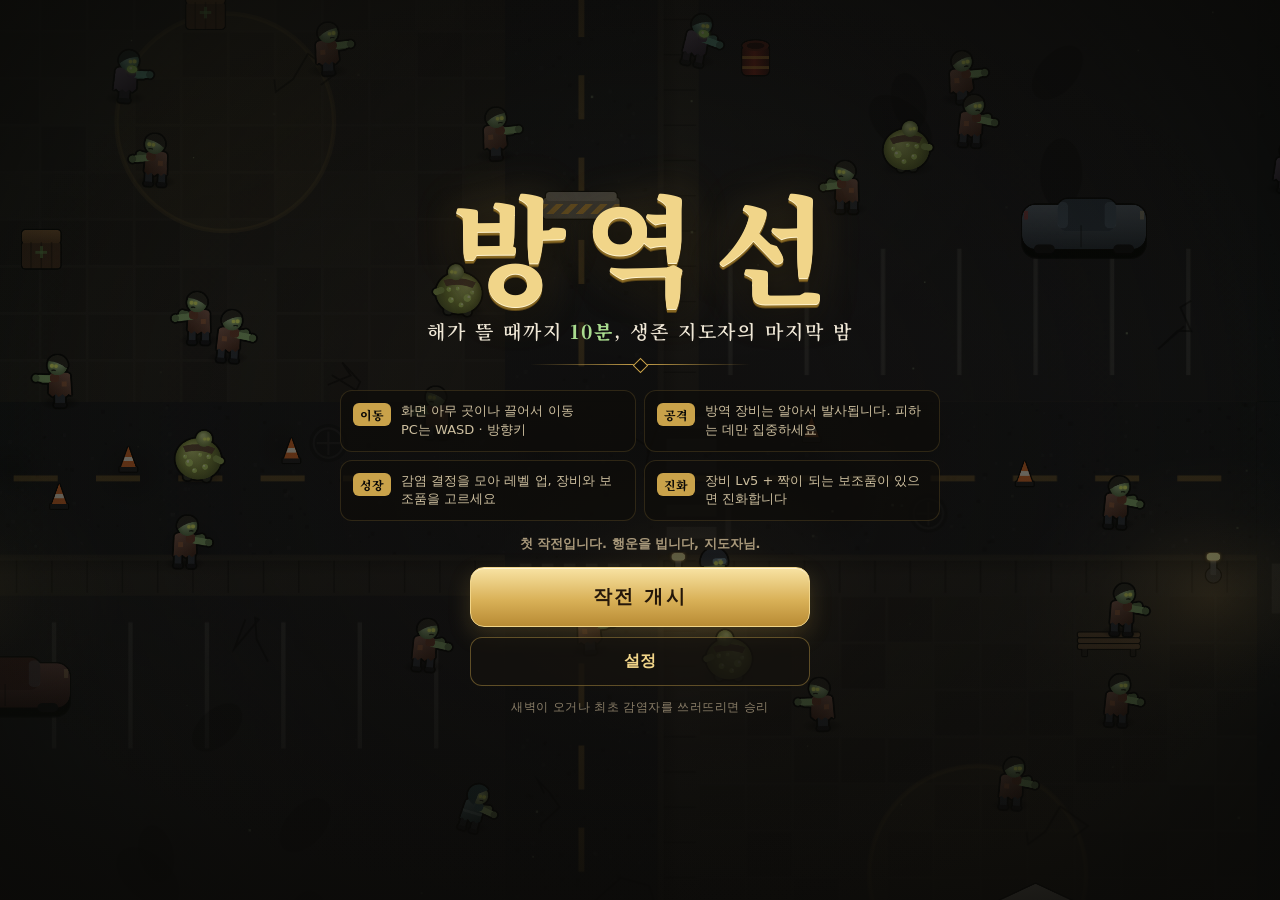
<file: zombie.html>
<!doctype html>
<html lang="ko">
<head>
<meta charset="utf-8">
<meta name="viewport" content="width=device-width,initial-scale=1,maximum-scale=1,user-scalable=no,viewport-fit=cover">
<meta name="theme-color" content="#0b0a08">
<link rel="icon" href="icons/logo.svg" type="image/svg+xml">
<link rel="icon" href="icons/favicon-32.png" sizes="32x32" type="image/png">
<link rel="apple-touch-icon" href="icons/apple-touch-icon.png">
<title>방역선 · 새벽까지</title>
<link rel="preconnect" href="https://fonts.googleapis.com">
<link rel="preconnect" href="https://fonts.gstatic.com" crossorigin>
<link href="https://fonts.googleapis.com/css2?family=Noto+Serif+KR:wght@600;800&display=swap" rel="stylesheet">
<style>
/* ============================================================
   방역선 · 새벽까지  —  팬데믹 대통령 「좀비 아포칼립스」 특별 작전
   한 파일짜리 탄막 생존 액션. 모든 그림은 캔버스로 직접 그린다.
   ============================================================ */
:root{
  --bg0:#0b0a08; --bg1:#15120e; --bg2:#1d1812;
  --gold:#f1d589; --gold2:#c9a24a; --gold3:#8a6a24;
  --cream:#efe7d6; --cream2:#cdbf9f; --muted:#a8987a;
  --green:#6fae5b; --green2:#3f6a35; --rust:#8a2a1e; --red:#b3261e;
  --line:rgba(201,162,74,.42); --line2:rgba(201,162,74,.18);
  --serif:"Noto Serif KR","Apple Myungjo","Batang",Georgia,serif;
  --sans:system-ui,-apple-system,"Segoe UI","Apple SD Gothic Neo","Malgun Gothic","Noto Sans KR",sans-serif;
}
*{box-sizing:border-box;margin:0;padding:0}
html,body{height:100%;background:var(--bg0);color:var(--cream);font-family:var(--sans);overflow:hidden;
  touch-action:none;-webkit-user-select:none;user-select:none;-webkit-tap-highlight-color:transparent;overscroll-behavior:none;-webkit-text-size-adjust:100%}
button{font-family:inherit;-webkit-tap-highlight-color:transparent}
#cv{position:fixed;inset:0;display:block;width:100%;height:100%;background:#0b0a08}
.hidden{display:none!important}

/* ---------- 공용 패널 / 버튼 ---------- */
.screen{position:fixed;inset:0;display:none;align-items:center;justify-content:center;z-index:20;overflow-y:auto;
  padding:max(16px,env(safe-area-inset-top)) max(16px,env(safe-area-inset-right)) max(16px,env(safe-area-inset-bottom)) max(16px,env(safe-area-inset-left))}
.screen.show{display:flex}
.veil{background:radial-gradient(ellipse at center,rgba(11,10,8,.62),rgba(11,10,8,.9))}
.panel{position:relative;background:linear-gradient(180deg,rgba(30,25,18,.96),rgba(16,14,10,.96));border:1px solid var(--line);border-radius:16px;
  box-shadow:0 24px 70px rgba(0,0,0,.65),inset 0 1px 0 rgba(241,213,137,.12);padding:26px 24px;margin:auto}
.panel::before{content:"";position:absolute;inset:5px;border-radius:12px;border:1px solid var(--line2);pointer-events:none}
.kicker{font:700 11px var(--sans);letter-spacing:.32em;color:var(--muted);text-transform:uppercase;display:flex;align-items:center;justify-content:center;gap:12px}
.kicker::before,.kicker::after{content:"";height:1px;width:34px;background:linear-gradient(90deg,transparent,var(--gold3))}
.kicker::after{transform:scaleX(-1)}
.h2{font:800 30px/1.2 var(--serif);color:var(--gold);text-align:center;letter-spacing:.04em;text-shadow:0 0 28px rgba(241,213,137,.25)}
.btn{font:700 16px var(--sans);color:#24170a;background:linear-gradient(180deg,#f8e3a3,#d9b158 55%,#b88b34);border:1px solid #f1d589;border-radius:12px;
  padding:13px 22px;min-height:48px;cursor:pointer;letter-spacing:.03em;box-shadow:0 8px 22px rgba(201,162,74,.22),inset 0 1px 0 rgba(255,255,255,.55);
  transition:transform .12s,filter .12s,box-shadow .12s}
.btn:hover{filter:brightness(1.06);box-shadow:0 10px 28px rgba(201,162,74,.32),inset 0 1px 0 rgba(255,255,255,.55)}
.btn:active{transform:translateY(1px) scale(.99)}
.btn:focus-visible,.card:focus-visible,.tog:focus-visible,.icon-btn:focus-visible{outline:2px solid var(--gold);outline-offset:3px}
.btn.ghost{background:rgba(21,18,14,.75);color:var(--gold);border-color:var(--line);box-shadow:none}
.btn.ghost:hover{background:rgba(40,33,22,.85)}
.btn.big{font-size:19px;padding:16px 34px;min-height:58px;border-radius:14px;letter-spacing:.12em}
.btn.wide{width:100%}
.btn-col{display:flex;flex-direction:column;gap:10px;width:100%}
.btn-row{display:flex;gap:10px;width:100%;justify-content:center;flex-wrap:wrap}
.btn-row .btn{flex:1 1 140px;white-space:nowrap;padding-left:12px;padding-right:12px}
.embed-only{display:none}
body.embed .embed-only{display:inline-flex;align-items:center;justify-content:center}

/* ---------- 타이틀 ---------- */
#title{background:radial-gradient(ellipse 60% 55% at 50% 50%,rgba(11,10,8,.62),rgba(11,10,8,0) 100%),linear-gradient(180deg,rgba(11,10,8,.72) 0%,rgba(11,10,8,.25) 38%,rgba(11,10,8,.35) 62%,rgba(11,10,8,.88) 100%)}
.title-wrap{width:min(600px,100%);margin:auto;text-align:center;display:flex;flex-direction:column;align-items:center;gap:14px}
.logo{font:800 clamp(64px,15vw,118px)/1 var(--serif);letter-spacing:.14em;margin-right:-.14em;color:var(--gold);
  text-shadow:0 1px 0 #fff4cf,0 3px 0 #8a6a24,0 4px 0 #5c4618,0 10px 30px rgba(0,0,0,.75),0 0 46px rgba(201,162,74,.32)}
.logo-sub{font:600 clamp(15px,3.8vw,19px) var(--serif);color:var(--cream);letter-spacing:.1em}
.logo-sub b{color:#a9dc8f;font-weight:800}
.orn{width:220px;height:14px;position:relative}
.orn::before{content:"";position:absolute;left:0;right:0;top:6px;height:1px;background:linear-gradient(90deg,transparent,var(--gold2),transparent)}
.orn::after{content:"";position:absolute;left:50%;top:2px;width:9px;height:9px;margin-left:-5px;transform:rotate(45deg);background:var(--bg0);border:1px solid var(--gold2)}
.howto{list-style:none;display:grid;grid-template-columns:1fr 1fr;gap:8px;width:100%;margin-top:4px}
.howto li{display:flex;gap:10px;align-items:flex-start;text-align:left;padding:11px 12px;border-radius:12px;background:rgba(15,13,10,.72);border:1px solid var(--line2)}
.howto .k{flex:0 0 auto;font:800 12px var(--serif);color:var(--bg0);background:var(--gold2);border-radius:6px;padding:3px 7px;margin-top:1px}
.howto span{font:500 13px/1.45 var(--sans);color:var(--cream2)}
#bestline{font:600 13px var(--sans);color:var(--muted);min-height:18px}
#bestline b{color:var(--gold);font-family:var(--serif)}
.title-btns{display:flex;flex-direction:column;align-items:center;gap:10px;width:min(340px,100%)}
.title-btns .btn{width:100%}
.title-foot{font:500 11.5px var(--sans);color:#8a7e68;letter-spacing:.04em}

/* ---------- HUD ---------- */
#hud{position:fixed;inset:0;pointer-events:none;z-index:10}
#xpbar{position:absolute;left:0;right:0;top:0;height:9px;background:rgba(5,5,4,.7);border-bottom:1px solid rgba(201,162,74,.35)}
#xpfill{height:100%;width:0;background:linear-gradient(90deg,#3f6a35,#6fae5b 40%,#b7e07a 75%,#f1d589);box-shadow:0 0 12px rgba(183,224,122,.55)}
.hud-top{position:absolute;top:calc(15px + env(safe-area-inset-top));left:max(12px,env(safe-area-inset-left));right:max(12px,env(safe-area-inset-right));
  display:grid;grid-template-columns:1fr auto 1fr;align-items:start;gap:8px}
.hud-l{display:flex;flex-direction:column;gap:7px;min-width:0}
.hp-row{display:flex;align-items:center;gap:8px}
#lvbadge{flex:0 0 auto;width:42px;height:42px;border-radius:50%;display:grid;place-items:center;background:radial-gradient(circle at 35% 30%,#2b2419,#0f0d0a);
  border:1.5px solid var(--gold2);box-shadow:0 0 0 3px rgba(11,10,8,.6),0 0 14px rgba(201,162,74,.25);font:800 16px/1 var(--serif);color:var(--gold)}
#lvbadge small{display:block;font:700 11px/1 var(--sans);letter-spacing:.04em;color:var(--muted);margin-bottom:1px;text-align:center}
.hpbox{flex:0 1 170px;min-width:96px}
.hp-track{position:relative;height:14px;border-radius:8px;background:rgba(5,5,4,.78);border:1px solid rgba(201,162,74,.4);overflow:hidden}
#hpfill{position:absolute;inset:0;width:100%;background:linear-gradient(180deg,#e0574a,#b3261e 60%,#8a2a1e);transform-origin:left;transition:width .18s}
#hplag{position:absolute;inset:0;width:100%;background:rgba(241,213,137,.55);transition:width .6s .15s}
#hptext{position:absolute;inset:0;display:grid;place-items:center;font:800 11px var(--sans);color:#fff;text-shadow:0 1px 2px #000;letter-spacing:.04em}
.slots{display:flex;gap:4px;flex-wrap:wrap}
.slot{width:24px;height:24px;border-radius:7px;background:rgba(10,9,7,.78);border:1px solid rgba(201,162,74,.35);position:relative;display:grid;place-items:center}
.slot img{width:20px;height:20px}
.slot.evo{border-color:var(--gold);box-shadow:0 0 8px rgba(241,213,137,.5)}
.slot i{position:absolute;right:-2px;bottom:-3px;font:800 11px/1 var(--sans);color:var(--gold);text-shadow:0 0 2px #000,0 0 2px #000;font-style:normal}
.slot.empty{opacity:.35}
.hud-c{text-align:center;padding-top:2px}
#timer{font:800 30px/1 var(--serif);color:var(--cream);letter-spacing:.06em;text-shadow:0 2px 10px rgba(0,0,0,.9);font-variant-numeric:tabular-nums}
#phase{font:700 11px var(--sans);letter-spacing:.24em;color:var(--gold2);margin-top:5px;text-shadow:0 1px 4px #000}
.hud-r{display:flex;flex-direction:column;align-items:flex-end;gap:8px}
.hud-btns{display:flex;gap:6px}
.icon-btn{pointer-events:auto;width:42px;height:42px;border-radius:12px;background:rgba(14,12,9,.82);border:1px solid var(--line);color:var(--gold);
  display:grid;place-items:center;cursor:pointer}
.icon-btn svg{width:20px;height:20px}
.kills{display:flex;align-items:center;gap:6px;font:800 16px var(--serif);color:var(--cream);text-shadow:0 1px 6px #000;font-variant-numeric:tabular-nums}
.kills svg{width:15px;height:15px;color:#a9dc8f}
#combo{position:absolute;right:max(14px,env(safe-area-inset-right));top:calc(118px + env(safe-area-inset-top));text-align:right;opacity:0;transition:opacity .25s}
#combo.on{opacity:1}
#combo .n{font:800 34px/1 var(--serif);color:var(--gold);text-shadow:0 0 18px rgba(241,213,137,.45),0 2px 4px #000;display:block}
#combo .l{font:700 11px var(--sans);letter-spacing:.26em;color:var(--cream2);text-shadow:0 1px 3px #000}
#bossbar{position:absolute;left:50%;top:calc(76px + env(safe-area-inset-top));transform:translateX(-50%);width:min(460px,calc(100% - 40px));display:none}
#bossbar.on{display:block}
#bossbar .bn{font:800 14px var(--serif);color:#ffd2c8;text-align:center;letter-spacing:.12em;margin-bottom:5px;text-shadow:0 1px 6px #000}
#bossbar .bt{height:12px;border-radius:7px;background:rgba(5,5,4,.85);border:1px solid rgba(179,38,30,.75);overflow:hidden;box-shadow:0 0 18px rgba(179,38,30,.3)}
#bossbar .bf{height:100%;width:100%;background:linear-gradient(90deg,#8a2a1e,#d2453a 60%,#f08a6a);transition:width .15s}
#toast{position:absolute;left:50%;top:32%;transform:translate(-50%,-50%);font:800 22px var(--serif);color:var(--gold);letter-spacing:.06em;white-space:nowrap;
  text-shadow:0 0 22px rgba(241,213,137,.4),0 2px 6px #000;opacity:0;transition:opacity .3s, transform .3s}
#toast.on{opacity:1;transform:translate(-50%,-62%)}
#toast small{display:block;text-align:center;font:600 12px var(--sans);color:var(--cream2);letter-spacing:.08em;margin-top:6px}

/* ---------- 보스 경고 띠 ---------- */
#banner{position:fixed;left:0;right:0;top:19%;z-index:12;pointer-events:none;display:none;flex-direction:column;align-items:center;justify-content:center;padding:16px 0 18px;
  background:linear-gradient(90deg,transparent,rgba(78,14,9,.86) 14%,rgba(78,14,9,.86) 86%,transparent)}
#banner.on{display:flex;animation:bannerIn .5s ease-out both}
#banner::before,#banner::after{content:"";position:absolute;left:8%;right:8%;height:6px;background:repeating-linear-gradient(135deg,#1c120e 0 10px,#d9a441 10px 20px);opacity:.85}
#banner::before{top:0}#banner::after{bottom:0}
#banner .w{font:800 12px var(--sans);letter-spacing:.6em;color:#ffb4a8;margin-right:-.6em}
#banner .n{font:800 clamp(22px,6vw,34px) var(--serif);color:#fff0e8;letter-spacing:.08em;margin-top:6px;text-shadow:0 0 24px rgba(255,90,70,.5)}
#banner .s{font:600 12px var(--sans);color:#e8b9ae;margin-top:4px;letter-spacing:.06em}
@keyframes bannerIn{from{opacity:0;transform:scaleY(.2)}to{opacity:1;transform:none}}

/* ---------- 레벨 업 카드 ---------- */
#levelup{background:radial-gradient(ellipse at 50% 40%,rgba(30,24,12,.55),rgba(8,7,5,.88))}
.lu{width:min(1000px,100%);margin:auto;display:flex;flex-direction:column;align-items:center;gap:16px}
.lu-head{text-align:center;animation:fadeDown .4s ease-out both}
.lu-title{font:800 clamp(30px,7vw,42px)/1.1 var(--serif);color:var(--gold);letter-spacing:.1em;text-shadow:0 0 30px rgba(241,213,137,.4)}
.lu-sub{font:600 13px var(--sans);color:var(--cream2);margin-top:6px;letter-spacing:.06em}
#cards{display:grid;grid-template-columns:repeat(3,minmax(0,1fr));gap:16px;width:100%}
.card{position:relative;text-align:left;font-family:var(--sans);color:var(--cream);cursor:pointer;display:flex;flex-direction:column;gap:12px;min-height:236px;padding:20px 18px 18px;
  background:linear-gradient(180deg,rgba(36,30,21,.97),rgba(17,15,11,.97));border:1px solid var(--line);border-radius:16px;box-shadow:0 14px 40px rgba(0,0,0,.5);
  animation:cardIn .46s cubic-bezier(.2,.9,.3,1.15) both;animation-delay:var(--d,0ms);transition:transform .14s,border-color .14s,box-shadow .14s;pointer-events:none}
#cards.armed .card{pointer-events:auto}
.card::before{content:"";position:absolute;inset:5px;border-radius:12px;border:1px solid var(--line2);pointer-events:none}
.card:hover{transform:translateY(-5px);border-color:var(--gold);box-shadow:0 18px 44px rgba(0,0,0,.55),0 0 0 1px rgba(241,213,137,.25),0 0 34px rgba(201,162,74,.18)}
.card.evo{border-color:var(--gold);background:radial-gradient(ellipse at 50% 0%,rgba(241,213,137,.2),transparent 62%),linear-gradient(180deg,rgba(48,38,19,.98),rgba(20,16,9,.98));
  box-shadow:0 14px 40px rgba(0,0,0,.5),0 0 40px rgba(241,213,137,.18)}
.card.evo::after{content:"";position:absolute;inset:0;border-radius:16px;background:linear-gradient(115deg,transparent 35%,rgba(255,244,207,.16) 50%,transparent 65%);background-size:250% 100%;animation:shine 2.4s linear infinite;pointer-events:none}
.c-ic{flex:0 0 auto;width:62px;height:62px;border-radius:15px;display:grid;place-items:center;background:radial-gradient(circle at 35% 30%,#2e2619,#100e0a);
  border:1px solid rgba(201,162,74,.55);box-shadow:inset 0 0 14px rgba(0,0,0,.6)}
.card.evo .c-ic{border-color:var(--gold);box-shadow:0 0 18px rgba(241,213,137,.4),inset 0 0 14px rgba(0,0,0,.6)}
.c-ic img{width:52px;height:52px}
.c-body{display:flex;flex-direction:column;gap:7px;flex:1;min-width:0}
.c-tags{display:flex;gap:6px;flex-wrap:wrap}
.c-tag{font:800 11px var(--sans);letter-spacing:.08em;padding:4px 9px;border-radius:99px;background:rgba(111,174,91,.14);color:#a9dc8f;border:1px solid rgba(111,174,91,.38)}
.c-tag.lv{background:rgba(201,162,74,.12);color:var(--gold);border-color:rgba(201,162,74,.4)}
.c-tag.ev{background:var(--gold);color:#24170a;border-color:var(--gold)}
.c-tag.ps{background:rgba(120,140,170,.14);color:#b9c8dc;border-color:rgba(140,160,190,.35)}
.c-name{font:800 21px/1.25 var(--serif);color:var(--gold);letter-spacing:.02em}
.c-desc{font:500 14px/1.55 var(--sans);color:#ddd3bf}
.c-hint{font:600 11.5px/1.4 var(--sans);color:var(--muted)}
.c-hint b{color:var(--gold2)}
.c-pips{display:flex;gap:5px;margin-top:auto;padding-top:4px}
.c-pips i{width:20px;height:5px;border-radius:3px;background:rgba(138,126,104,.3)}
.c-pips i.on{background:var(--gold3)}
.c-pips i.nw{background:var(--gold);box-shadow:0 0 8px var(--gold)}
.c-key{position:absolute;top:14px;right:14px;font:800 11px var(--sans);color:var(--muted);border:1px solid rgba(138,126,104,.4);border-radius:6px;padding:2px 7px}
.lu-foot{display:flex;gap:12px;align-items:center;flex-wrap:wrap;justify-content:center;animation:fadeUp .4s .25s ease-out both}
.lu-foot .hint{font:600 12px var(--sans);color:var(--muted)}
#btnReroll{min-height:42px;padding:9px 18px;font-size:14px}
#btnReroll[disabled]{opacity:.4;cursor:default}
@keyframes cardIn{from{opacity:0;transform:translateY(34px) scale(.92) rotateX(18deg)}to{opacity:1;transform:none}}
@keyframes fadeDown{from{opacity:0;transform:translateY(-14px)}to{opacity:1;transform:none}}
@keyframes fadeUp{from{opacity:0;transform:translateY(14px)}to{opacity:1;transform:none}}
@keyframes shine{from{background-position:150% 0}to{background-position:-100% 0}}
@keyframes pop{0%{opacity:0;transform:scale(.6)}60%{opacity:1;transform:scale(1.08)}100%{transform:none}}

/* ---------- 보급 상자 / 일시정지 / 설정 / 결과 ---------- */
.mod{width:min(440px,100%)}
.mod .h2{margin:8px 0 4px}
.mod .sub{font:500 13.5px/1.55 var(--sans);color:var(--cream2);text-align:center;margin-bottom:18px}
.rewards{display:flex;flex-direction:column;gap:9px;margin-bottom:18px}
.rw{display:flex;align-items:center;gap:12px;padding:10px 12px;border-radius:12px;background:rgba(10,9,7,.6);border:1px solid var(--line2);animation:pop .45s cubic-bezier(.2,.9,.3,1.3) both;animation-delay:var(--d,0ms)}
.rw.evo{border-color:var(--gold);background:linear-gradient(90deg,rgba(241,213,137,.14),rgba(10,9,7,.6))}
.rw img{width:40px;height:40px;flex:0 0 auto;border-radius:10px;background:#100e0a;border:1px solid var(--line)}
.rw b{display:block;font:800 15px var(--serif);color:var(--gold)}
.rw span{font:500 12.5px var(--sans);color:var(--cream2)}
.build{display:flex;flex-wrap:wrap;gap:6px;justify-content:center;margin:4px 0 18px}
.build .slot{width:34px;height:34px;border-radius:9px}
.build .slot img{width:28px;height:28px}
.set-list{display:flex;flex-direction:column;gap:8px;margin:6px 0 18px}
.tog{display:flex;align-items:center;justify-content:space-between;gap:12px;width:100%;padding:13px 14px;border-radius:12px;background:rgba(10,9,7,.6);border:1px solid var(--line2);
  color:var(--cream);font:600 14.5px var(--sans);cursor:pointer;min-height:50px}
.tog em{font-style:normal;font:800 12px var(--sans);padding:4px 10px;border-radius:99px;background:rgba(138,126,104,.2);color:var(--muted);min-width:54px;text-align:center}
.tog.on em{background:var(--gold2);color:#24170a}
.res{width:min(520px,100%)}
.res .who{font:600 12.5px var(--sans);color:var(--muted);text-align:center;letter-spacing:.08em;min-height:16px}
.res .h2{font-size:clamp(30px,8vw,40px);margin:6px 0 6px}
.res.lose .h2{color:#f0a08f;text-shadow:0 0 28px rgba(179,38,30,.35)}
.res .sub{margin-bottom:16px}
.stats{display:grid;grid-template-columns:repeat(3,1fr);gap:8px;margin-bottom:14px}
.stat{padding:11px 8px;border-radius:12px;background:rgba(10,9,7,.62);border:1px solid var(--line2);text-align:center}
.stat b{display:block;font:800 19px var(--serif);color:var(--cream);font-variant-numeric:tabular-nums}
.stat span{font:700 11.5px var(--sans);color:var(--muted);letter-spacing:.12em}
.score{text-align:center;margin:4px 0 6px}
.score .l{font:700 11px var(--sans);letter-spacing:.3em;color:var(--muted)}
.score .v{font:800 clamp(40px,11vw,54px)/1.1 var(--serif);color:var(--gold);text-shadow:0 0 30px rgba(241,213,137,.35);font-variant-numeric:tabular-nums}
.best{text-align:center;font:600 12.5px var(--sans);color:var(--cream2);margin-bottom:16px;min-height:18px}
.best .nr{display:inline-block;margin-left:6px;padding:2px 8px;border-radius:99px;background:var(--gold);color:#24170a;font:800 11px var(--sans);letter-spacing:.08em;animation:pop .5s .3s both}

/* ---------- 좁은 화면 ---------- */
@media (max-width:720px){
  #cards{grid-template-columns:1fr;gap:10px}
  .card{flex-direction:row;align-items:flex-start;min-height:0;padding:14px 14px 13px;gap:13px}
  .c-ic{width:54px;height:54px}.c-ic img{width:44px;height:44px}
  .c-name{font-size:18px}.c-desc{font-size:13px}
  .c-pips{padding-top:2px}
  .howto{grid-template-columns:1fr}
  .howto li{padding:9px 11px}
}
@media (max-height:560px){
  .title-wrap{gap:8px}
  .logo{font-size:clamp(48px,11vh,72px)}
  .howto{grid-template-columns:1fr 1fr}.howto li{padding:7px 10px}.howto span{font-size:12px}
  .card{min-height:0;padding:14px}
  .lu{gap:10px}
  #timer{font-size:24px}
}
@media (max-width:640px){
  #bossbar{top:calc(124px + env(safe-area-inset-top))}
  #combo{top:calc(160px + env(safe-area-inset-top))}
  #combo .n{font-size:26px}
}
@media (max-width:420px){
  #timer{font-size:24px}
  .hpbox{flex-basis:120px}
  #lvbadge{width:38px;height:38px;font-size:14px}
  .icon-btn{width:38px;height:38px}
  .stats{grid-template-columns:repeat(2,1fr)}
  .slot{width:22px;height:22px}.slot img{width:18px;height:18px}.slots{gap:3px}
}
/* 가로로 눕힌 폰: 타이틀을 두 단으로 */
@media (max-height:520px) and (orientation:landscape){
  .title-wrap{display:grid;grid-template-columns:minmax(0,1fr) minmax(0,1fr);column-gap:22px;row-gap:8px;width:min(880px,100%);align-items:center;justify-items:center}
  .title-wrap .howto{grid-column:2;grid-row:1 / span 8;grid-template-columns:1fr;margin:0}
  .logo{font-size:clamp(48px,14vh,70px)}
  .logo-sub{font-size:14px}
  .title-foot{display:none}
  .btn.big{min-height:50px;padding:12px 26px}
}
@media (prefers-reduced-motion:reduce){
  *,*::before,*::after{animation-duration:.01ms!important;animation-iteration-count:1!important;transition-duration:.01ms!important}
}
</style>
</head>
<body>
<canvas id="cv"></canvas>

<!-- ============ 게임 중 HUD ============ -->
<div id="hud" class="hidden">
  <div id="xpbar"><div id="xpfill"></div></div>
  <div class="hud-top">
    <div class="hud-l">
      <div class="hp-row">
        <div id="lvbadge"><div><small>LV</small><span id="lvnum">1</span></div></div>
        <div class="hpbox"><div class="hp-track"><div id="hplag"></div><div id="hpfill"></div><div id="hptext">100 / 100</div></div></div>
      </div>
      <div class="slots" id="wslots"></div>
      <div class="slots" id="pslots"></div>
    </div>
    <div class="hud-c"><div id="timer">00:00</div><div id="phase">해 질 녘</div></div>
    <div class="hud-r">
      <div class="hud-btns">
        <button class="icon-btn" id="btnMute" aria-label="소리 켜기/끄기"></button>
        <button class="icon-btn" id="btnPause" aria-label="일시 정지"><svg viewBox="0 0 24 24" fill="currentColor"><rect x="6" y="5" width="4" height="14" rx="1.2"/><rect x="14" y="5" width="4" height="14" rx="1.2"/></svg></button>
      </div>
      <div class="kills"><svg viewBox="0 0 24 24" fill="none" stroke="currentColor" stroke-width="2.2" stroke-linecap="round"><circle cx="12" cy="12" r="8"/><path d="M12 2v4M12 18v4M2 12h4M18 12h4"/><circle cx="12" cy="12" r="2" fill="currentColor"/></svg><span id="killnum">0</span></div>
    </div>
  </div>
  <div id="bossbar"><div class="bn" id="bossname">보스</div><div class="bt"><div class="bf" id="bossfill"></div></div></div>
  <div id="combo"><span class="n" id="combonum">0</span><span class="l">연속 처치</span></div>
  <div id="toast"></div>
</div>
<div id="banner"><div class="w">경 고</div><div class="n" id="bannerName">거대 감염체 접근</div><div class="s" id="bannerSub"></div></div>

<!-- ============ 타이틀 ============ -->
<div id="title" class="screen show">
  <div class="title-wrap">
    <h1 class="logo">방역선</h1>
    <div class="logo-sub">해가 뜰 때까지 <b>10분</b>, 생존 지도자의 마지막 밤</div>
    <div class="orn"></div>
    <ul class="howto">
      <li><span class="k">이동</span><span>화면 아무 곳이나 끌어서 이동<br>PC는 WASD · 방향키</span></li>
      <li><span class="k">공격</span><span>방역 장비는 알아서 발사됩니다. 피하는 데만 집중하세요</span></li>
      <li><span class="k">성장</span><span>감염 결정을 모아 레벨 업, 장비와 보조품을 고르세요</span></li>
      <li><span class="k">진화</span><span>장비 Lv5 + 짝이 되는 보조품이 있으면 진화합니다</span></li>
    </ul>
    <div id="bestline"></div>
    <div class="title-btns">
      <button class="btn big" id="btnStart">작전 개시</button>
      <div class="btn-row">
        <button class="btn ghost" id="btnTitleSet">설정</button>
        <button class="btn ghost embed-only" id="btnTitleBack">게임으로 돌아가기</button>
      </div>
    </div>
    <div class="title-foot">새벽이 오거나 최초 감염자를 쓰러뜨리면 승리</div>
  </div>
</div>

<!-- ============ 레벨 업 ============ -->
<div id="levelup" class="screen">
  <div class="lu">
    <div class="lu-head"><div class="lu-title" id="luTitle">레벨 업</div><div class="lu-sub" id="luSub">능력 하나를 고르세요</div></div>
    <div id="cards"></div>
    <div class="lu-foot"><button class="btn ghost" id="btnReroll">다시 뽑기</button><span class="hint">1 · 2 · 3 키로도 고를 수 있어요</span></div>
  </div>
</div>

<!-- ============ 보급 상자 ============ -->
<div id="chest" class="screen veil">
  <div class="panel mod">
    <div class="kicker">보급 도착</div>
    <div class="h2" id="chestTitle">보급 상자</div>
    <div class="sub" id="chestSub">상자 안에서 이런 것들이 나왔습니다</div>
    <div class="rewards" id="rewards"></div>
    <button class="btn wide" id="btnChestOk">받기</button>
  </div>
</div>

<!-- ============ 일시 정지 ============ -->
<div id="pause" class="screen veil">
  <div class="panel mod">
    <div class="kicker">작전 일시 정지</div>
    <div class="h2">잠시 숨 고르기</div>
    <div class="sub" id="pauseSub"></div>
    <div class="build" id="pauseBuild"></div>
    <div class="btn-col">
      <button class="btn" id="btnResume">계속하기</button>
      <div class="btn-row"><button class="btn ghost" id="btnPauseSet">설정</button><button class="btn ghost" id="btnRestart">다시 시작</button></div>
      <button class="btn ghost" id="btnGiveUp">작전 포기</button>
      <button class="btn ghost embed-only" id="btnPauseBack">게임으로 돌아가기</button>
    </div>
  </div>
</div>

<!-- ============ 설정 ============ -->
<div id="settings" class="screen veil">
  <div class="panel mod">
    <div class="kicker">설정</div>
    <div class="h2">작전 환경</div>
    <div class="set-list">
      <button class="tog" data-k="sfx">효과음<em></em></button>
      <button class="tog" data-k="music">배경 음악<em></em></button>
      <button class="tog" data-k="dmgNums">피해 숫자 표시<em></em></button>
      <button class="tog" data-k="shake">화면 흔들림<em></em></button>
    </div>
    <button class="btn wide" id="btnSetBack">돌아가기</button>
  </div>
</div>

<!-- ============ 결과 ============ -->
<div id="result" class="screen veil">
  <div class="panel res" id="resPanel">
    <div class="who" id="resWho"></div>
    <div class="h2" id="resTitle">새벽이 밝았다</div>
    <div class="sub" id="resSub"></div>
    <div class="stats" id="resStats"></div>
    <div class="score"><div class="l">최종 점수</div><div class="v" id="resScore">0</div></div>
    <div class="best" id="resBest"></div>
    <div class="build" id="resBuild"></div>
    <div class="btn-col">
      <button class="btn" id="btnRetry">다시 도전</button>
      <div class="btn-row"><button class="btn ghost" id="btnToTitle">처음 화면</button><button class="btn ghost embed-only" id="btnResBack">게임으로 돌아가기</button></div>
    </div>
  </div>
</div>

<script>
'use strict';
/* ============================================================
   0. 기본 유틸
   ============================================================ */
const TAU = Math.PI * 2;
const rnd = (a = 1, b) => b === undefined ? Math.random() * a : a + Math.random() * (b - a);
const rndi = (a, b) => Math.floor(rnd(a, b + 1));
const clamp = (v, a, b) => v < a ? a : v > b ? b : v;
const lerp = (a, b, t) => a + (b - a) * t;
const pick = arr => arr[Math.floor(Math.random() * arr.length)];
const easeOut = t => 1 - Math.pow(1 - t, 3);
const $ = s => document.querySelector(s);
const fmtTime = s => { s = Math.max(0, Math.floor(s)); return String(Math.floor(s / 60)).padStart(2, '0') + ':' + String(s % 60).padStart(2, '0'); };
const fmtNum = n => Math.floor(n).toLocaleString('ko-KR');
// 좌표 기반 해시 (타일·소품 배치를 늘 같게)
function hash2(x, y) { let h = (Math.imul(x | 0, 374761393) + Math.imul(y | 0, 668265263)) | 0; h = Math.imul(h ^ (h >>> 13), 1274126177); return ((h ^ (h >>> 16)) >>> 0) / 4294967296; }
// 시드 난수
function mulberry(a) { return function () { a |= 0; a = a + 0x6D2B79F5 | 0; let t = Math.imul(a ^ a >>> 15, 1 | a); t = t + Math.imul(t ^ t >>> 7, 61 | t) ^ t; return ((t ^ t >>> 14) >>> 0) / 4294967296; }; }
function hexRgb(h) { h = h.replace('#', ''); return [parseInt(h.slice(0, 2), 16), parseInt(h.slice(2, 4), 16), parseInt(h.slice(4, 6), 16)]; }
// 색을 밝게(+)/어둡게(-)
function shade(h, a) { const [r, g, b] = hexRgb(h), t = a < 0 ? 0 : 255, p = Math.abs(a); return `rgb(${Math.round(r + (t - r) * p)},${Math.round(g + (t - g) * p)},${Math.round(b + (t - b) * p)})`; }
function rgba(h, a) { const [r, g, b] = hexRgb(h); return `rgba(${r},${g},${b},${a})`; }
function rr(g, x, y, w, h, r) { r = Math.min(r, w / 2, h / 2); g.beginPath(); g.moveTo(x + r, y); g.arcTo(x + w, y, x + w, y + h, r); g.arcTo(x + w, y + h, x, y + h, r); g.arcTo(x, y + h, x, y, r); g.arcTo(x, y, x + w, y, r); g.closePath(); }
function circ(g, x, y, r) { g.beginPath(); g.arc(x, y, r, 0, TAU); }

/* ============================================================
   1. 주소 인자 · 저장 · 설정
   ============================================================ */
const Q = new URLSearchParams(location.search);
const EMBED = Q.get('embed') === '1';
const NICK = (Q.get('nick') || '').trim().slice(0, 16);
const DEBUG = Q.get('debug') || '';          // autoplay / bench (개발 확인용, 평소엔 비어 있음)
const REDUCED = !!(window.matchMedia && matchMedia('(prefers-reduced-motion: reduce)').matches);
if (EMBED) document.body.classList.add('embed');

const store = {
  get(k, d) { try { const v = localStorage.getItem('pp_zombie_' + k); return v == null ? d : JSON.parse(v); } catch (e) { return d; } },
  set(k, v) { try { localStorage.setItem('pp_zombie_' + k, JSON.stringify(v)); } catch (e) { } }
};
// 화면 흔들림: 2 = 켜짐, 1 = 약하게, 0 = 끔
const settings = Object.assign({ sfx: true, music: true, dmgNums: true, shake: REDUCED ? 1 : 2, muted: false }, store.get('settings', {}));
const saveSettings = () => store.set('settings', settings);
// 팬데믹 대통령 안에 들어 있을 때는 그 게임의 소리 설정(음소거 · 효과음 크기 · 음악 크기)을 따른다(같은 사이트라 저장소를 함께 읽는다)
const PSND = (() => { if (!EMBED) return null; try { const m = (JSON.parse(localStorage.getItem('pandemic_pres_v1') || '{}') || {}).snd || {}; return { fx: m.fx == null ? 1 : Math.max(0, Math.min(1, +m.fx || 0)), mu: m.mu == null ? 1 : Math.max(0, Math.min(1, +m.mu || 0)), mute: !!m.mute }; } catch (e) { return null; } })();
if (PSND && PSND.mute) settings.muted = true;

// 부모 창(팬데믹 대통령)과 주고받기
function postParent(msg) { if (!EMBED) return; try { if (window.parent && window.parent !== window) window.parent.postMessage(msg, '*'); } catch (e) { } }

/* ============================================================
   2. 소리 — 파일 없이 Web Audio로 직접 합성
   ============================================================ */
const SFX = (() => {
  let ac = null, out = null, noiseBuf = null, bgm = null, bgmFailed = false;
  const last = {};
  // 같은 소리가 너무 촘촘히 겹치지 않게 최소 간격(초)
  const GAP = { shoot: .07, hit: .045, kill: .04, gem: .035, zap: .09, spray: .3, wave: .15, boom: .08, hurt: .15, throw: .12, spit: .12, pop: .1 };
  function init() {
    if (ac) { if (ac.state === 'suspended') ac.resume().catch(() => { }); return; }
    try { ac = new (window.AudioContext || window.webkitAudioContext)(); } catch (e) { ac = null; return; }
    const comp = ac.createDynamicsCompressor(); comp.threshold.value = -16; comp.ratio.value = 5; comp.connect(ac.destination);
    out = ac.createGain(); out.gain.value = .55 * (PSND ? PSND.fx : 1); out.connect(comp);
    noiseBuf = ac.createBuffer(1, ac.sampleRate, ac.sampleRate);
    const d = noiseBuf.getChannelData(0); for (let i = 0; i < d.length; i++) d[i] = Math.random() * 2 - 1;
  }
  const on = () => ac && settings.sfx && !settings.muted;
  function tone(type, f0, f1, dur, vol, delay = 0) {
    const t = ac.currentTime + delay, o = ac.createOscillator(), g = ac.createGain();
    o.type = type; o.frequency.setValueAtTime(f0, t); if (f1) o.frequency.exponentialRampToValueAtTime(Math.max(20, f1), t + dur);
    g.gain.setValueAtTime(.0001, t); g.gain.exponentialRampToValueAtTime(vol, t + .006); g.gain.exponentialRampToValueAtTime(.0001, t + dur);
    o.connect(g); g.connect(out); o.start(t); o.stop(t + dur + .03);
  }
  function noise(dur, vol, freq, q, ftype = 'bandpass', delay = 0, f1) {
    const t = ac.currentTime + delay, s = ac.createBufferSource(), f = ac.createBiquadFilter(), g = ac.createGain();
    s.buffer = noiseBuf; f.type = ftype; f.frequency.setValueAtTime(freq, t); if (f1) f.frequency.exponentialRampToValueAtTime(f1, t + dur); f.Q.value = q;
    g.gain.setValueAtTime(.0001, t); g.gain.exponentialRampToValueAtTime(vol, t + .005); g.gain.exponentialRampToValueAtTime(.0001, t + dur);
    s.connect(f); f.connect(g); g.connect(out); s.start(t, Math.random() * .5); s.stop(t + dur + .03);
  }
  function play(name, p = 1) {
    if (!on()) return;
    const now = ac.currentTime, gap = GAP[name] || 0;
    if (gap && last[name] && now - last[name] < gap) return;
    last[name] = now;
    switch (name) {
      case 'shoot': tone('triangle', 1200, 620, .06, .045); noise(.03, .03, 4000, 2); break;
      case 'hit': noise(.035, .07, 2200, 1.4); break;
      case 'kill': tone('sine', 520 * p, 210 * p, .09, .05); noise(.07, .035, 900, 1); break;
      case 'gem': tone('sine', 900 * p, 1500 * p, .06, .045); break;
      case 'pickup': tone('triangle', 520, 1040, .14, .1); tone('sine', 780, 1560, .18, .06, .05); break;
      case 'level': [523, 659, 784, 1047].forEach((f, i) => { tone('triangle', f, 0, .32, .1, i * .07); tone('sine', f * 2, 0, .25, .03, i * .07 + .02); }); break;
      case 'select': tone('triangle', 660, 990, .1, .09); tone('sine', 1320, 0, .2, .04, .06); break;
      case 'chest': [392, 523, 659, 784, 1047, 1319].forEach((f, i) => tone('triangle', f, 0, .3, .08, i * .06)); noise(.5, .04, 6000, .7, 'highpass', .1); break;
      case 'evo': [262, 392, 523, 784, 1047].forEach((f, i) => { tone('sawtooth', f, 0, .45, .04, i * .08); tone('triangle', f, 0, .5, .08, i * .08); }); break;
      case 'hurt': tone('sawtooth', 190, 70, .2, .09); noise(.15, .1, 500, .8, 'lowpass'); break;
      case 'boom': noise(.45, .22, 900, .6, 'lowpass', 0, 90); tone('sine', 140, 38, .4, .2); break;
      case 'pop': noise(.22, .12, 700, .8, 'lowpass', 0, 160); tone('sine', 220, 70, .2, .09); break;
      case 'wave': tone('sawtooth', 240, 120, .22, .045); tone('sine', 120, 60, .3, .1); break;
      case 'zap': noise(.12, .07, 3500, 3); tone('square', 1600, 240, .1, .025); break;
      case 'spray': noise(.35, .03, 5200, .7, 'highpass'); break;
      case 'throw': tone('sine', 300, 600, .12, .04); break;
      case 'spit': tone('sine', 380, 160, .12, .05); noise(.08, .03, 1200, 2); break;
      case 'warn': for (let i = 0; i < 3; i++) { tone('sawtooth', 330, 660, .42, .07, i * .55); tone('sawtooth', 660, 330, .12, .05, i * .55 + .42); } break;
      case 'charge': tone('sawtooth', 90, 260, .7, .07); break;
      case 'bomb': noise(.9, .25, 4000, .5, 'lowpass', 0, 120); tone('sine', 90, 30, .8, .22); [1047, 1319, 1568].forEach((f, i) => tone('triangle', f, 0, .5, .05, .1 + i * .05)); break;
      case 'win': [523, 659, 784, 1047, 784, 1047, 1319].forEach((f, i) => tone('triangle', f, 0, .5, .1, i * .13)); break;
      case 'lose': [392, 330, 262, 196].forEach((f, i) => tone('triangle', f, f * .97, .6, .09, i * .22)); break;
      case 'click': tone('triangle', 880, 0, .05, .05); break;
    }
  }
  // 배경 음악: audio/ 폴더의 mp3. 없거나 막혀도 게임은 계속된다.
  function music(want) {
    const should = want && settings.music && !settings.muted && !(PSND && PSND.mu <= 0);
    if (!should) { if (bgm) bgm.pause(); return; }
    if (bgmFailed) return;
    if (!bgm) {
      try {
        bgm = new Audio('audio/zombie_bgm.mp3'); bgm.loop = true; bgm.addEventListener('error', () => { bgmFailed = true; bgm = null; });
        // 아이폰·아이패드는 audio.volume을 무시하므로, 사이트에서는 Web Audio 게인으로 크기를 줄인다
        const mv = .3 * (PSND ? PSND.mu : 1); let routed = false;
        if (ac && /^https?:$/.test(location.protocol)) { try { const s = ac.createMediaElementSource(bgm), g = ac.createGain(); g.gain.value = mv; s.connect(g); g.connect(ac.destination); routed = true; } catch (e) { } }
        if (!routed) bgm.volume = mv;
      }
      catch (e) { bgmFailed = true; bgm = null; return; }
    }
    const p = bgm.play(); if (p && p.catch) p.catch(() => { });
  }
  return { init, play, music };
})();
const sfx = (n, p) => SFX.play(n, p);

/* ============================================================
   3. 캔버스 · 화면 크기
   ============================================================ */
const cv = $('#cv');
const ctx = cv.getContext('2d', { alpha: false });
let W = 800, H = 600, DPR = 1, S = 1, VW = 800, VH = 600, K = 1; // S: 월드→CSS 배율, K: 월드→실제 픽셀 배율
function resize() {
  DPR = Math.min(window.devicePixelRatio || 1, LOWQ ? 1.25 : 2);
  W = Math.max(1, window.innerWidth); H = Math.max(1, window.innerHeight);
  cv.width = Math.round(W * DPR); cv.height = Math.round(H * DPR);
  // 화면 넓이에 맞춰 보이는 월드 범위를 비슷하게 유지 (폰 세로/가로, PC 모두)
  S = clamp(Math.sqrt(W * H / (860 * 620)), .6, 1.55);
  VW = W / S; VH = H / S; K = S * DPR;
  gridSetup();
  buildGroundTiles();
  buildScreenCaches();
}
let resizeT = 0;
window.addEventListener('resize', () => { clearTimeout(resizeT); resizeT = setTimeout(resize, 80); });
window.addEventListener('orientationchange', () => setTimeout(resize, 200));

/* ============================================================
   4. 그림 공장 — 스프라이트는 한 번만 그려 두고 재사용
   ============================================================ */
const SR = 3; // 스프라이트 해상도 배율
function mkCanvas(w, h) { const c = document.createElement('canvas'); c.width = Math.max(1, Math.ceil(w)); c.height = Math.max(1, Math.ceil(h)); return c; }
function tintCanvas(src, color) { const c = mkCanvas(src.width, src.height), g = c.getContext('2d'); g.drawImage(src, 0, 0); g.globalCompositeOperation = 'source-in'; g.fillStyle = color; g.fillRect(0, 0, c.width, c.height); return c; }
// 그린 뒤 어두운 외곽선을 둘러 '스티커'처럼 또렷하게 만든다
function makeSprite(w, h, draw, opt = {}) {
  const sr = opt.sr || SR, pad = 3, cw = (w + pad * 2) * sr, ch = (h + pad * 2) * sr;
  const base = mkCanvas(cw, ch), bg = base.getContext('2d');
  bg.setTransform(sr, 0, 0, sr, (w / 2 + pad) * sr, (h / 2 + pad) * sr); draw(bg);
  const out = mkCanvas(cw, ch), og = out.getContext('2d');
  if (opt.outline !== false) {
    const sil = tintCanvas(base, opt.outline || '#060706'), o = (opt.ow || 1.2) * sr;
    for (let i = 0; i < 8; i++) { const a = i / 8 * TAU; og.drawImage(sil, Math.cos(a) * o, Math.sin(a) * o); }
  }
  og.drawImage(base, 0, 0);
  return { c: out, w: w + pad * 2, h: h + pad * 2 };
}
const tintSprite = (s, col) => ({ c: tintCanvas(s.c, col), w: s.w, h: s.h });

// 둥근 빛 (가산 혼합용)
const glowCache = {};
function glow(col) {
  if (glowCache[col]) return glowCache[col];
  const c = mkCanvas(64, 64), g = c.getContext('2d'), gr = g.createRadialGradient(32, 32, 0, 32, 32, 32);
  gr.addColorStop(0, rgba(col, 1)); gr.addColorStop(.25, rgba(col, .55)); gr.addColorStop(.6, rgba(col, .14)); gr.addColorStop(1, rgba(col, 0));
  g.fillStyle = gr; g.fillRect(0, 0, 64, 64); return (glowCache[col] = c);
}
// 바닥 그림자
const SHADOW = (() => { const c = mkCanvas(64, 32), g = c.getContext('2d'); const gr = g.createRadialGradient(32, 16, 2, 32, 16, 32); gr.addColorStop(0, 'rgba(0,0,0,.55)'); gr.addColorStop(.6, 'rgba(0,0,0,.28)'); gr.addColorStop(1, 'rgba(0,0,0,0)'); g.setTransform(1, 0, 0, .5, 0, 8); g.fillStyle = gr; g.beginPath(); g.arc(32, 16, 32, 0, TAU); g.fill(); return c; })();

/* ---------- 4-1. 감염체 그림 ---------- */
// 사람형 감염체 (오른쪽을 보는 자세, 두 팔을 앞으로 뻗음). f: 걸음 프레임
function drawHumanoid(g, o, f) {
  const s = o.s || 1; g.save(); g.scale(s, s); if (o.lean) g.rotate(o.lean);
  const sw = f ? 1 : -1, skin = o.skin, skinD = shade(skin, -.32), cloth = o.cloth, clothD = shade(cloth, -.38);
  if (o.back) o.back(g, sw);
  // 뒷팔
  g.save(); g.translate(1, -5); g.rotate(-.14 + sw * .09); g.fillStyle = skinD; rr(g, 0, -2.2, 13, 4.4, 2.2); g.fill(); g.restore();
  // 다리와 신발
  g.fillStyle = o.pants || '#262a30';
  rr(g, -5 + sw * 1.7, 2.5, 4.6, 10, 2); g.fill(); rr(g, .6 - sw * 1.7, 2.5, 4.6, 10, 2); g.fill();
  g.fillStyle = '#121316'; rr(g, -5.6 + sw * 1.7, 10.6, 6, 2.9, 1.4); g.fill(); rr(g, 0 - sw * 1.7, 10.6, 6, 2.9, 1.4); g.fill();
  // 몸통 (밑단이 해진 옷)
  const gr = g.createLinearGradient(-6, -10, 6, 6); gr.addColorStop(0, shade(cloth, .16)); gr.addColorStop(1, clothD);
  g.fillStyle = gr; g.beginPath(); g.moveTo(-7, -6.5); g.quadraticCurveTo(-7.4, -10, -3.6, -10); g.lineTo(3.8, -10); g.quadraticCurveTo(7.6, -10, 7.4, -6);
  g.lineTo(7.8, 3.8); g.lineTo(5.2, 6.2); g.lineTo(3.1, 4.5); g.lineTo(1, 6.5); g.lineTo(-1.5, 4.7); g.lineTo(-3.7, 6.3); g.lineTo(-5.7, 4.6); g.lineTo(-7.5, 5.6); g.closePath(); g.fill();
  if (o.patch) { g.fillStyle = o.patch; g.fillRect(-4.5, -4, 3.4, 3.4); }
  if (o.stripe) { g.fillStyle = o.stripe; g.fillRect(-7.2, -2, 14.8, 2); }
  if (o.torso) o.torso(g);
  // 앞팔
  g.save(); g.translate(2.4, -6); g.rotate(.05 - sw * .09); g.fillStyle = skin; rr(g, 0, -2.3, 14, 4.6, 2.3); g.fill();
  g.fillStyle = skinD; circ(g, 14, 0, 2.5); g.fill(); g.restore();
  g.fillStyle = cloth; rr(g, .6, -9.2, 6.4, 5.6, 2.3); g.fill();
  // 머리
  const hx = 1.6, hy = -15, hr = o.hr || 6.7;
  const hg = g.createRadialGradient(hx - 2.2, hy - 2.6, 1, hx, hy, hr); hg.addColorStop(0, shade(skin, .25)); hg.addColorStop(1, skinD);
  g.fillStyle = hg; circ(g, hx, hy, hr); g.fill();
  if (o.hair) { g.fillStyle = o.hair; g.beginPath(); g.arc(hx, hy, hr + .3, Math.PI * .95, Math.PI * 1.85); g.quadraticCurveTo(hx - 1, hy - 2.5, hx - hr * .9, hy + 2); g.closePath(); g.fill(); }
  if (o.head) o.head(g, hx, hy, hr);
  if (!o.noFace) {
    const ec = o.eye || '#e6f56c'; g.fillStyle = ec; g.shadowColor = ec; g.shadowBlur = 4;
    circ(g, hx + 3.8, hy + .2, 1.3); g.fill(); circ(g, hx + 1, hy + .5, 1.15); g.fill(); g.shadowBlur = 0;
    g.strokeStyle = 'rgba(16,20,12,.85)'; g.lineWidth = .9; g.beginPath(); g.moveTo(hx + 1.2, hy + 3.5); g.lineTo(hx + 2.6, hy + 3.1); g.lineTo(hx + 4.2, hy + 3.4); g.stroke();
  }
  if (o.front) o.front(g, hx, hy, hr);
  g.restore();
}
// 부풀이: 부푼 몸통에 작은 머리, 몸 곳곳의 물방울 무늬가 빛난다
function drawBloater(g, f, s = 1, opt = {}) {
  g.save(); g.scale(s, s); const sw = f ? 1 : -1;
  g.fillStyle = '#2a2d24'; rr(g, -8 + sw * 1.2, 7, 5.5, 7, 2.4); g.fill(); rr(g, 2.5 - sw * 1.2, 7, 5.5, 7, 2.4); g.fill();
  const bg = g.createRadialGradient(-5, -7, 2, 0, -1, 18); bg.addColorStop(0, opt.c0 || '#bccb72'); bg.addColorStop(.55, opt.c1 || '#7f8d3f'); bg.addColorStop(1, opt.c2 || '#465024');
  g.fillStyle = bg; g.beginPath(); g.ellipse(0, -1, 15.5, 14, 0, 0, TAU); g.fill();
  // 해진 러닝셔츠
  g.fillStyle = 'rgba(92,66,52,.9)'; g.beginPath(); g.moveTo(-11, -9); g.quadraticCurveTo(0, -13, 11, -9); g.lineTo(9, -5); g.quadraticCurveTo(0, -8, -9, -5); g.closePath(); g.fill();
  // 빛나는 물방울 무늬 (징그럽지 않게 동글동글)
  const spots = opt.spots || [[-6, 2, 2.6], [5, 4, 2], [7, -3, 1.6], [-2, 7, 1.7], [-9, -2, 1.4], [1, -4, 1.3]];
  for (const [x, y, r] of spots) { g.fillStyle = opt.sc || 'rgba(206,240,120,.75)'; circ(g, x, y, r); g.fill(); g.fillStyle = 'rgba(255,255,230,.7)'; circ(g, x - r * .35, y - r * .35, r * .35); g.fill(); }
  // 짧은 팔
  g.fillStyle = '#8fa654'; g.save(); g.translate(10, -3); g.rotate(.3 - sw * .1); rr(g, 0, -2.2, 8, 4.4, 2.2); g.fill(); g.restore();
  // 작은 머리
  const hg = g.createRadialGradient(2, -17, 1, 3, -15, 6); hg.addColorStop(0, '#c3d48a'); hg.addColorStop(1, '#6f8240');
  g.fillStyle = hg; circ(g, 3, -15, 5.4); g.fill();
  g.fillStyle = opt.eye || '#e6f56c'; g.shadowColor = g.fillStyle; g.shadowBlur = 4; circ(g, 5.8, -15, 1.1); g.fill(); circ(g, 3.4, -14.8, 1); g.fill(); g.shadowBlur = 0;
  if (opt.extra) opt.extra(g);
  g.restore();
}
// 감염 까마귀: 날갯짓 2프레임
function drawCrow(g, f, s = 1) {
  g.save(); g.scale(s, s); const up = f ? -1 : 1;
  g.fillStyle = '#2b2537';
  g.beginPath(); g.moveTo(-9, 1); g.lineTo(-15, -1); g.lineTo(-14, 3); g.closePath(); g.fill(); // 꼬리
  g.fillStyle = '#211c2b'; g.beginPath(); g.moveTo(-3, -1); g.quadraticCurveTo(-6, -11 * up, -14, -9 * up); g.quadraticCurveTo(-7, -3 * up, -1, 1); g.closePath(); g.fill(); // 뒷날개
  const bg = g.createLinearGradient(0, -5, 0, 5); bg.addColorStop(0, '#433a55'); bg.addColorStop(1, '#1f1a29');
  g.fillStyle = bg; g.beginPath(); g.ellipse(-1, 1, 9, 5, -.1, 0, TAU); g.fill();
  g.fillStyle = '#3a3249'; circ(g, 7, -2, 4.6); g.fill();
  g.fillStyle = '#c9a24a'; g.beginPath(); g.moveTo(10.5, -3); g.lineTo(15, -1.4); g.lineTo(10.5, 0); g.closePath(); g.fill(); // 부리
  g.fillStyle = '#c8f05a'; g.shadowColor = '#c8f05a'; g.shadowBlur = 5; circ(g, 8.4, -3, 1.2); g.fill(); g.shadowBlur = 0;
  g.fillStyle = '#3d3450'; g.beginPath(); g.moveTo(-2, 0); g.quadraticCurveTo(2, -12 * up, -6, -14 * up); g.quadraticCurveTo(-2, -5 * up, 3, 1); g.closePath(); g.fill(); // 앞날개
  g.restore();
}

// 감염체 종류
const ETYPES = {
  walker: { name: '배회자', hp: 10, spd: 40, dmg: 8, r: 12, xp: 1, kb: 1 },
  runner: { name: '질주자', hp: 7, spd: 92, dmg: 6, r: 10, xp: 1, kb: 1.2 },
  bloater: { name: '부풀이', hp: 26, spd: 32, dmg: 10, r: 16, xp: 2, kb: .55, burst: true },
  armored: { name: '방호 감염체', hp: 70, spd: 34, dmg: 14, r: 15, xp: 4, kb: .25, armor: 2 },
  spitter: { name: '침뱉이', hp: 16, spd: 48, dmg: 7, r: 12, xp: 3, kb: 1, ranged: true },
  crow: { name: '감염 까마귀', hp: 5, spd: 165, dmg: 5, r: 9, xp: 1, kb: .4, flyer: true },
  juggernaut: { name: '철갑 돌격체', boss: true, hp: 2100, spd: 54, dmg: 18, r: 30, xp: 60, kb: 0 },
  sporelord: { name: '포자 군주', boss: true, hp: 5600, spd: 38, dmg: 20, r: 36, xp: 120, kb: 0 },
  zero: { name: '최초 감염자 「제로」', boss: true, hp: 14000, spd: 64, dmg: 26, r: 32, xp: 0, kb: 0 },
};
const SPR = {}; // 종류별 {f:[2프레임], flash:[], elite:[], dis, yo}
function buildEnemySprites() {
  const H = (o) => (f) => (g) => drawHumanoid(g, o, f);
  const defs = {
    walker: { w: 40, h: 40, yo: 4, draw: H({ skin: '#86ad6e', cloth: '#6a3d2c', pants: '#2b3038', patch: '#8f5a3c', hair: '#2b2a22' }) },
    runner: {
      w: 38, h: 38, yo: 4, draw: H({
        s: .9, lean: .22, skin: '#a7c47c', cloth: '#35585b', pants: '#1f2327', stripe: 'rgba(200,220,210,.25)',
        head: (g, hx, hy, hr) => { g.fillStyle = '#2c4a4d'; g.beginPath(); g.arc(hx - .6, hy, hr + 1.4, Math.PI * .55, Math.PI * 1.75); g.lineTo(hx - 1, hy - 1); g.closePath(); g.fill(); }
      })
    },
    bloater: { w: 40, h: 44, yo: 2, draw: (f) => (g) => drawBloater(g, f) },
    armored: {
      w: 44, h: 46, yo: 5, draw: H({
        s: 1.14, skin: '#7da36a', cloth: '#3a4656', pants: '#262c35', noFace: false,
        torso: g => { g.fillStyle = '#4f5d70'; rr(g, -6, -8.5, 12.5, 9, 2.2); g.fill(); g.fillStyle = '#d9a441'; g.fillRect(-5, -2.6, 10.5, 1.6); g.fillStyle = 'rgba(255,255,255,.18)'; g.fillRect(-5, -8, 10, 1.2); },
        head: (g, hx, hy, hr) => { g.fillStyle = '#2d3540'; g.beginPath(); g.arc(hx, hy - .6, hr + 1.3, Math.PI * .9, Math.PI * 2.1); g.closePath(); g.fill(); g.fillStyle = 'rgba(150,200,225,.55)'; rr(g, hx - 1, hy - 2.4, hr + 1.6, 3.6, 1.6); g.fill(); g.fillStyle = 'rgba(255,255,255,.5)'; g.fillRect(hx + 2, hy - 1.9, 2.5, .9); }
      })
    },
    spitter: {
      w: 40, h: 40, yo: 4, draw: H({
        lean: .14, skin: '#62a58e', cloth: '#4b3a55', pants: '#25222b', hair: '#1f2b27',
        front: (g, hx, hy) => { g.fillStyle = '#b6f06a'; g.shadowColor = '#b6f06a'; g.shadowBlur = 6; g.beginPath(); g.ellipse(hx + 2.5, hy + 5.6, 3.6, 2.6, 0, 0, TAU); g.fill(); g.shadowBlur = 0; g.fillStyle = 'rgba(255,255,220,.7)'; circ(g, hx + 1.6, hy + 5, .9); g.fill(); }
      })
    },
    crow: { w: 34, h: 30, yo: 16, draw: (f) => (g) => drawCrow(g, f) },
    juggernaut: {
      w: 96, h: 100, yo: 10, ow: 1.8, draw: H({
        s: 2.55, skin: '#7a9a5e', cloth: '#5e3026', pants: '#2a2622', eye: '#ffb35a',
        torso: g => { g.fillStyle = '#59606a'; rr(g, -6.6, -9.6, 13.6, 8.4, 2); g.fill(); g.fillStyle = '#787f8a'; g.fillRect(-6, -9, 12.6, 1.2); g.fillStyle = '#c9a24a'; for (let i = -4; i <= 4; i += 4) { circ(g, i, -5, .7); g.fill(); } g.fillStyle = '#8a2a1e'; g.fillRect(-6.6, 0, 14.2, 1.6); },
        head: (g, hx, hy, hr) => { g.fillStyle = '#4b515b'; g.beginPath(); g.arc(hx, hy - .5, hr + 1, Math.PI * .85, Math.PI * 2.15); g.closePath(); g.fill(); g.fillStyle = '#8e959f'; g.beginPath(); g.moveTo(hx - 3, hy - hr - .5); g.lineTo(hx - 1, hy - hr - 4.5); g.lineTo(hx + 1, hy - hr - .2); g.closePath(); g.fill(); },
        back: g => { g.fillStyle = '#4b515b'; g.beginPath(); g.moveTo(-8, -10); g.lineTo(-12, -14); g.lineTo(-5, -10.5); g.closePath(); g.fill(); }
      })
    },
    sporelord: {
      w: 104, h: 112, yo: 6, ow: 1.8, draw: (f) => (g) => drawBloater(g, f, 2.5, {
        c0: '#c9b77a', c1: '#8a7a45', c2: '#4d3f22', sc: 'rgba(182,240,106,.8)', eye: '#ff9b6a',
        extra: g => { // 등에 돋은 버섯 갓 (녹슨 빨강에 크림 점)
          for (const [x, y, r] of [[-9, -12, 6], [1, -13.5, 4.6], [-12.5, -3, 4.4], [8, -10, 3.6]]) {
            g.fillStyle = '#d8ccb0'; g.fillRect(x - 1, y, 2, 4);
            const cg = g.createRadialGradient(x - 1, y - 2, .5, x, y, r); cg.addColorStop(0, '#c44a36'); cg.addColorStop(1, '#6e2017');
            g.fillStyle = cg; g.beginPath(); g.ellipse(x, y, r, r * .62, 0, Math.PI, TAU); g.closePath(); g.fill();
            g.fillStyle = '#efe7d6'; circ(g, x - r * .35, y - r * .3, r * .14); g.fill(); circ(g, x + r * .3, y - r * .22, r * .11); g.fill();
          }
        }
      })
    },
    zero: {
      w: 92, h: 112, yo: 12, ow: 1.8, draw: H({
        s: 2.45, skin: '#cbd7ba', cloth: '#25222b', pants: '#17151b', eye: '#9dff7a', hair: '#0e0d10',
        back: (g, sw) => { g.fillStyle = '#1b1920'; g.beginPath(); g.moveTo(-7, -8); g.lineTo(-10 - sw, 14); g.lineTo(-4, 11); g.lineTo(0, 15); g.lineTo(4, 11); g.lineTo(8.5 + sw, 13); g.lineTo(7, -8); g.closePath(); g.fill(); g.strokeStyle = '#8a2a1e'; g.lineWidth = .8; g.stroke(); },
        torso: g => { g.fillStyle = '#9dff7a'; g.shadowColor = '#9dff7a'; g.shadowBlur = 10; circ(g, 1, -4, 2.2); g.fill(); g.shadowBlur = 0; g.strokeStyle = 'rgba(157,255,122,.55)'; g.lineWidth = .6; g.beginPath(); g.moveTo(1, -4); g.lineTo(-4, -8); g.moveTo(1, -4); g.lineTo(5, 1); g.moveTo(1, -4); g.lineTo(-3, 2); g.stroke(); },
        front: (g, hx, hy) => { g.fillStyle = '#2a2a30'; rr(g, hx - .6, hy + 1.2, 7, 4.6, 2); g.fill(); g.fillStyle = '#55565f'; circ(g, hx + 6.6, hy + 3.6, 1.7); g.fill(); circ(g, hx + .5, hy + 4.2, 1.4); g.fill(); }
      })
    },
  };
  for (const id in defs) {
    const d = defs[id], f = [0, 1].map(fr => makeSprite(d.w, d.h, d.draw(fr), { ow: d.ow || 1.2 }));
    SPR[id] = {
      f, yo: d.yo,
      flash: f.map(s => tintSprite(s, '#fffbe8')),
      elite: [0, 1].map(fr => makeSprite(d.w, d.h, d.draw(fr), { ow: 1.6, outline: '#f1d589' })),
      dis: tintSprite(f[0], '#8fcf72'),
    };
  }
}

/* ---------- 4-2. 지도자(플레이어) 그림 ---------- */
// 몸통은 걸음 6프레임 스프라이트, 금빛 목도리 꼬리는 매 프레임 직접 그린다
const PSPR = [];
function drawLeader(g, ph) {
  const sw = Math.sin(ph), sw2 = Math.cos(ph);
  // 뒷팔
  g.save(); g.translate(-1, -8); g.rotate(-sw * .5); g.fillStyle = '#1d1a16'; rr(g, -2.2, 0, 4.4, 10, 2.2); g.fill(); g.fillStyle = '#e2c29a'; circ(g, 0, 10.5, 2); g.fill(); g.restore();
  // 다리
  const l1 = sw * 3, l2 = -sw * 3;
  g.fillStyle = '#1b1a20'; rr(g, -4.5 + l1, 2, 4.4, 11 - Math.max(0, sw2) * 1.2, 2); g.fill(); rr(g, .4 + l2, 2, 4.4, 11 - Math.max(0, -sw2) * 1.2, 2); g.fill();
  g.fillStyle = '#0c0b0e'; rr(g, -5 + l1, 11.4, 6.2, 3, 1.4); g.fill(); rr(g, -.1 + l2, 11.4, 6.2, 3, 1.4); g.fill();
  // 긴 외투
  const cg = g.createLinearGradient(-7, -12, 7, 8); cg.addColorStop(0, '#3a3229'); cg.addColorStop(1, '#16130f');
  g.fillStyle = cg; g.beginPath(); g.moveTo(-6.5, -10); g.quadraticCurveTo(-7.5, -12, -3, -12.2); g.lineTo(3.2, -12.2); g.quadraticCurveTo(7.4, -12, 7, -8.5);
  g.lineTo(8.6 + sw * .6, 7.5); g.quadraticCurveTo(1, 9.5, -8.4 - sw * .6, 7.8); g.closePath(); g.fill();
  // 금빛 단 장식
  g.strokeStyle = '#c9a24a'; g.lineWidth = 1.1; g.beginPath(); g.moveTo(4.4, -11); g.lineTo(5.6, 7.8); g.stroke();
  g.beginPath(); g.moveTo(-8.2 - sw * .6, 7.2); g.quadraticCurveTo(1, 9, 8.4 + sw * .6, 7); g.stroke();
  g.fillStyle = '#f1d589'; circ(g, 5, -5, .8); g.fill(); circ(g, 5.3, -1, .8); g.fill(); circ(g, 5.5, 3, .8); g.fill();
  // 앞팔 + 금색 완장
  g.save(); g.translate(1.5, -8.4); g.rotate(sw * .55); g.fillStyle = '#2a251f'; rr(g, -2.4, 0, 4.8, 10.5, 2.3); g.fill(); g.fillStyle = '#d9b158'; g.fillRect(-2.4, 3, 4.8, 2.2); g.fillStyle = '#e8c9a0'; circ(g, 0, 11, 2.1); g.fill(); g.restore();
  // 금빛 목도리 (매듭)
  g.fillStyle = '#e2bf68'; rr(g, -5.5, -13.6, 11, 4, 2); g.fill(); g.fillStyle = '#a8822f'; rr(g, -5.5, -11.4, 11, 1.6, .8); g.fill();
  // 머리
  const hx = 1, hy = -18.5, hg = g.createRadialGradient(hx - 1.5, hy - 2.5, 1, hx, hy, 6.4); hg.addColorStop(0, '#f6dcb8'); hg.addColorStop(1, '#c99f74');
  g.fillStyle = hg; circ(g, hx, hy, 6.2); g.fill();
  g.fillStyle = '#1c1612'; g.beginPath(); g.arc(hx, hy - .4, 6.5, Math.PI * .92, Math.PI * 1.98); g.quadraticCurveTo(hx + 2, hy - 3.6, hx - 3.6, hy - 1.6); g.quadraticCurveTo(hx - 5.5, hy + 1, hx - 6.2, hy + 2.5); g.closePath(); g.fill();
  g.fillStyle = '#2a1d12'; circ(g, hx + 3.4, hy + .3, .95); g.fill(); g.fillStyle = 'rgba(255,255,255,.7)'; circ(g, hx + 3.7, hy, .35); g.fill();
  g.strokeStyle = '#1c1612'; g.lineWidth = .8; g.beginPath(); g.moveTo(hx + 2.2, hy - 1.6); g.lineTo(hx + 4.6, hy - 1.9); g.stroke();
  g.strokeStyle = 'rgba(120,70,40,.6)'; g.beginPath(); g.moveTo(hx + 2.6, hy + 3); g.lineTo(hx + 4.4, hy + 2.8); g.stroke();
}
function buildPlayerSprites() { for (let i = 0; i < 6; i++) PSPR[i] = makeSprite(30, 40, g => { g.translate(0, 2); drawLeader(g, i / 6 * TAU); }, { ow: 1.1, outline: '#050404' }); }

/* ---------- 4-3. 결정 · 아이템 · 탄 ---------- */
const GEM_COL = ['#8ee07a', '#6cc6ff', '#f1d589', '#ff7ac0'];
const GEMS = [];
const ITEM = {};
let CLOUD = null, DART_SPR = null, DART_EVO = null, DRONE_SPR = null, CRATE_SPR = null;
function buildItemSprites() {
  GEM_COL.forEach((col, i) => {
    const s = [4.2, 5.2, 6.4, 8][i];
    GEMS[i] = makeSprite(s * 2, s * 2.6, g => {
      const gr = g.createLinearGradient(-s, -s, s, s); gr.addColorStop(0, shade(col, .55)); gr.addColorStop(.5, col); gr.addColorStop(1, shade(col, -.45));
      g.fillStyle = gr; g.beginPath(); g.moveTo(0, -s * 1.3); g.lineTo(s, 0); g.lineTo(0, s * 1.3); g.lineTo(-s, 0); g.closePath(); g.fill();
      g.fillStyle = 'rgba(255,255,255,.65)'; g.beginPath(); g.moveTo(0, -s * 1.3); g.lineTo(-s * .45, -s * .1); g.lineTo(0, -s * .25); g.closePath(); g.fill();
    }, { ow: .8, outline: 'rgba(0,0,0,.7)' });
  });
  // 주먹밥 (체력 회복)
  ITEM.food = makeSprite(22, 20, g => { const gr = g.createLinearGradient(0, -9, 0, 9); gr.addColorStop(0, '#fffaf0'); gr.addColorStop(1, '#d8d0bf'); g.fillStyle = gr; g.beginPath(); g.moveTo(0, -9); g.quadraticCurveTo(3, -8, 10, 6); g.quadraticCurveTo(10, 9, 6, 9); g.lineTo(-6, 9); g.quadraticCurveTo(-10, 9, -10, 6); g.quadraticCurveTo(-3, -8, 0, -9); g.fill(); g.fillStyle = '#1d2a22'; rr(g, -5, 2, 10, 7, 1); g.fill(); g.fillStyle = 'rgba(255,255,255,.12)'; g.fillRect(-5, 3, 10, 1); });
  // 자석
  ITEM.magnet = makeSprite(22, 22, g => { g.lineWidth = 5; g.lineCap = 'butt'; g.strokeStyle = '#c63a2c'; g.beginPath(); g.arc(0, -1, 6.5, Math.PI, 0); g.stroke(); g.beginPath(); g.moveTo(-6.5, -1); g.lineTo(-6.5, 5); g.moveTo(6.5, -1); g.lineTo(6.5, 5); g.stroke(); g.strokeStyle = '#e8e8ea'; g.beginPath(); g.moveTo(-6.5, 5); g.lineTo(-6.5, 9); g.moveTo(6.5, 5); g.lineTo(6.5, 9); g.stroke(); });
  // 섬광탄 (화면 정리)
  ITEM.bomb = makeSprite(20, 24, g => { const gr = g.createLinearGradient(-6, 0, 6, 0); gr.addColorStop(0, '#5d6670'); gr.addColorStop(.5, '#a8b2bc'); gr.addColorStop(1, '#4a525b'); g.fillStyle = gr; rr(g, -6, -7, 12, 17, 3); g.fill(); g.fillStyle = '#f1d589'; g.fillRect(-6, -1, 12, 3); g.fillStyle = '#2b3036'; rr(g, -3, -11, 6, 4, 1); g.fill(); g.strokeStyle = '#d9b158'; g.lineWidth = 1.2; circ(g, 5, -10, 2.4); g.stroke(); });
  // 보급 상자
  CRATE_SPR = ITEM.chest = makeSprite(30, 26, g => { g.fillStyle = '#5a3d22'; rr(g, -13, -6, 26, 16, 2); g.fill(); const tg = g.createLinearGradient(0, -12, 0, -4); tg.addColorStop(0, '#9a6d3c'); tg.addColorStop(1, '#6e4a28'); g.fillStyle = tg; rr(g, -13, -12, 26, 8, 2); g.fill(); g.fillStyle = '#d9b158'; g.fillRect(-13, -5, 26, 2); g.fillRect(-2.5, -12, 5, 22); g.fillStyle = '#f1d589'; rr(g, -3.5, -6.5, 7, 5, 1.2); g.fill(); g.fillStyle = 'rgba(0,0,0,.25)'; g.fillRect(-13, 4, 26, 1); });
  // 백신 다트
  DART_SPR = makeSprite(22, 8, g => { g.fillStyle = '#e8f6ff'; rr(g, -9, -2.4, 13, 4.8, 2); g.fill(); g.fillStyle = '#5cc8ff'; rr(g, -7, -1.4, 9, 2.8, 1.2); g.fill(); g.fillStyle = '#d6dde3'; g.fillRect(4, -.7, 6.5, 1.4); g.fillStyle = '#8fa1ad'; g.fillRect(-11, -3, 2, 6); }, { ow: .7 });
  DART_EVO = makeSprite(24, 9, g => { g.fillStyle = '#fff6d8'; rr(g, -10, -2.8, 14, 5.6, 2.4); g.fill(); g.fillStyle = '#f1b93a'; rr(g, -8, -1.6, 10, 3.2, 1.4); g.fill(); g.fillStyle = '#f1d589'; g.fillRect(4, -.8, 7, 1.6); g.fillStyle = '#c9a24a'; g.fillRect(-12, -3.4, 2.2, 6.8); }, { ow: .7 });
  // 방역 드론 (위에서 본 쿼드콥터)
  DRONE_SPR = makeSprite(26, 26, g => { g.strokeStyle = '#2f3338'; g.lineWidth = 2.6; g.beginPath(); g.moveTo(-8, -8); g.lineTo(8, 8); g.moveTo(8, -8); g.lineTo(-8, 8); g.stroke(); for (const [x, y] of [[-8, -8], [8, -8], [-8, 8], [8, 8]]) { g.fillStyle = 'rgba(220,230,240,.28)'; circ(g, x, y, 5); g.fill(); g.strokeStyle = '#9aa4ae'; g.lineWidth = .8; circ(g, x, y, 5); g.stroke(); } const bg = g.createRadialGradient(-1, -1, .5, 0, 0, 6); bg.addColorStop(0, '#fff1c4'); bg.addColorStop(1, '#b88b34'); g.fillStyle = bg; rr(g, -4.5, -4.5, 9, 9, 3); g.fill(); g.fillStyle = '#2b1d0a'; g.fillRect(-2.5, -.6, 5, 1.2); });
  // 소독 구름 한 덩이
  CLOUD = (() => { const c = mkCanvas(96, 96), g = c.getContext('2d'); const gr = g.createRadialGradient(48, 48, 4, 48, 48, 48); gr.addColorStop(0, 'rgba(200,232,245,.62)'); gr.addColorStop(.45, 'rgba(160,210,230,.32)'); gr.addColorStop(1, 'rgba(140,190,215,0)'); g.fillStyle = gr; g.fillRect(0, 0, 96, 96); return c; })();
}

/* ---------- 4-4. 장비·보조품 아이콘 (카드와 HUD에 쓰임) ---------- */
function drawIcon(g, id) {
  g.lineCap = 'round'; g.lineJoin = 'round';
  const gold = '#f1d589', gold2 = '#c9a24a';
  switch (id) {
    case 'dart': g.save(); g.rotate(-Math.PI / 4); g.fillStyle = '#e8f6ff'; rr(g, -14, -5, 22, 10, 3); g.fill(); g.fillStyle = '#5cc8ff'; rr(g, -11, -3, 15, 6, 2); g.fill(); g.fillStyle = '#9aa8b2'; g.fillRect(-19, -7, 4, 14); g.fillRect(-23, -1.5, 5, 3); g.fillStyle = '#dfe6ea'; g.fillRect(8, -1.2, 12, 2.4); g.fillStyle = 'rgba(255,255,255,.7)'; g.fillRect(-10, -3, 13, 1.4); g.restore(); break;
    case 'spray': g.fillStyle = '#e9f3f6'; rr(g, -14, -6, 15, 22, 4); g.fill(); g.fillStyle = '#5fb4c9'; g.fillRect(-14, 2, 15, 6); g.fillStyle = '#3d4a52'; rr(g, -12, -14, 11, 9, 2); g.fill(); g.fillRect(-3, -13, 7, 4); g.fillStyle = 'rgba(190,240,255,.85)'; for (const [x, y, r] of [[9, -12, 2.6], [14, -7, 3.2], [9, -4, 2], [18, -14, 2], [19, -2, 2.4], [14, -17, 1.6]]) { circ(g, x, y, r); g.fill(); } break;
    case 'mega': g.fillStyle = gold2; g.beginPath(); g.moveTo(-12, -5); g.lineTo(6, -14); g.lineTo(6, 14); g.lineTo(-12, 5); g.closePath(); g.fill(); g.fillStyle = gold; g.beginPath(); g.moveTo(-12, -5); g.lineTo(6, -14); g.lineTo(6, -6); g.lineTo(-12, 0); g.closePath(); g.fill(); g.fillStyle = '#3a2f1d'; rr(g, -18, -5, 7, 10, 2); g.fill(); g.fillRect(-10, 6, 4, 9); g.strokeStyle = gold; g.lineWidth = 2.4; for (let i = 0; i < 3; i++) { g.globalAlpha = 1 - i * .28; g.beginPath(); g.arc(8, 0, 7 + i * 6, -.7, .7); g.stroke(); } g.globalAlpha = 1; break;
    case 'drone': g.strokeStyle = '#3c4249'; g.lineWidth = 4; g.beginPath(); g.moveTo(-12, -12); g.lineTo(12, 12); g.moveTo(12, -12); g.lineTo(-12, 12); g.stroke(); for (const [x, y] of [[-12, -12], [12, -12], [-12, 12], [12, 12]]) { g.fillStyle = 'rgba(220,235,245,.35)'; circ(g, x, y, 7.5); g.fill(); g.strokeStyle = '#b8c2cb'; g.lineWidth = 1.4; circ(g, x, y, 7.5); g.stroke(); } g.fillStyle = gold; rr(g, -6.5, -6.5, 13, 13, 4); g.fill(); g.fillStyle = '#ff5a4f'; circ(g, 0, 0, 2.4); g.fill(); break;
    case 'drop': g.fillStyle = '#efe7d6'; g.beginPath(); g.arc(0, -6, 16, Math.PI, 0); g.quadraticCurveTo(0, -10, -16, -6); g.fill(); g.fillStyle = '#c9a24a'; g.beginPath(); g.arc(0, -6, 16, Math.PI * 1.33, Math.PI * 1.66); g.lineTo(0, -6); g.closePath(); g.fill(); g.strokeStyle = '#cdbf9f'; g.lineWidth = 1.1; g.beginPath(); g.moveTo(-15, -6); g.lineTo(-5, 8); g.moveTo(15, -6); g.lineTo(5, 8); g.moveTo(0, -6); g.lineTo(0, 8); g.stroke(); g.fillStyle = '#8a5e32'; rr(g, -8, 7, 16, 12, 2); g.fill(); g.fillStyle = gold2; g.fillRect(-8, 11.5, 16, 2.4); g.fillRect(-1.2, 7, 2.4, 12); break;
    case 'uv': { const gr = g.createRadialGradient(0, -3, 1, 0, -3, 22); gr.addColorStop(0, 'rgba(210,180,255,.9)'); gr.addColorStop(1, 'rgba(150,100,255,0)'); g.fillStyle = gr; circ(g, 0, -3, 22); g.fill(); g.strokeStyle = '#c8a8ff'; g.lineWidth = 2.2; for (let i = 0; i < 8; i++) { const a = i / 8 * TAU; g.beginPath(); g.moveTo(Math.cos(a) * 13, -3 + Math.sin(a) * 13); g.lineTo(Math.cos(a) * 18, -3 + Math.sin(a) * 18); g.stroke(); } g.fillStyle = '#efe4ff'; circ(g, 0, -4, 8.5); g.fill(); g.fillStyle = '#7a6a8a'; rr(g, -5, 4, 10, 8, 2); g.fill(); g.fillStyle = '#b4a4c4'; g.fillRect(-5, 6.5, 10, 1.5); break; }
    case 'smoke': g.fillStyle = 'rgba(210,235,250,.9)'; for (const [x, y, r] of [[8, -10, 7], [15, -4, 6], [2, -15, 5.5], [14, -15, 4.5]]) { circ(g, x, y, r); g.fill(); } g.fillStyle = '#56636d'; rr(g, -14, -4, 14, 20, 4); g.fill(); g.fillStyle = '#8b98a2'; g.fillRect(-14, 2, 14, 3); g.fillStyle = '#2f363c'; rr(g, -11, -9, 8, 6, 1.5); g.fill(); g.strokeStyle = gold; g.lineWidth = 1.8; circ(g, -2, -10, 3.5); g.stroke(); break;
    case 'chain': g.fillStyle = '#fff07a'; g.shadowColor = '#fff07a'; g.shadowBlur = 10; g.beginPath(); g.moveTo(4, -20); g.lineTo(-10, 2); g.lineTo(-1, 2); g.lineTo(-6, 20); g.lineTo(11, -4); g.lineTo(2, -4); g.lineTo(8, -20); g.closePath(); g.fill(); g.shadowBlur = 0; g.fillStyle = '#fffbe0'; g.beginPath(); g.moveTo(4, -17); g.lineTo(-6, 0); g.lineTo(-2, 0); g.closePath(); g.fill(); break;
    case 'might': { g.fillStyle = '#6a4a22'; g.beginPath(); g.moveTo(-4, 4); g.lineTo(4, 4); g.lineTo(2, 20); g.lineTo(-2, 20); g.closePath(); g.fill(); g.fillStyle = gold2; g.fillRect(-6, 2, 12, 4); const fg = g.createRadialGradient(0, -6, 1, 0, -6, 14); fg.addColorStop(0, '#fff6cf'); fg.addColorStop(.5, '#f1b93a'); fg.addColorStop(1, '#c2372e'); g.fillStyle = fg; g.beginPath(); g.moveTo(0, -20); g.quadraticCurveTo(10, -8, 7, 0); g.quadraticCurveTo(0, 5, -7, 0); g.quadraticCurveTo(-9, -9, -2, -13); g.quadraticCurveTo(-1, -8, 1, -9); g.quadraticCurveTo(3, -14, 0, -20); g.fill(); break; }
    case 'area': g.fillStyle = '#d9cdb0'; g.beginPath(); g.moveTo(-17, -11); g.lineTo(-6, -15); g.lineTo(6, -11); g.lineTo(17, -15); g.lineTo(17, 11); g.lineTo(6, 15); g.lineTo(-6, 11); g.lineTo(-17, 15); g.closePath(); g.fill(); g.fillStyle = 'rgba(0,0,0,.14)'; g.beginPath(); g.moveTo(-6, -15); g.lineTo(6, -11); g.lineTo(6, 15); g.lineTo(-6, 11); g.closePath(); g.fill(); g.strokeStyle = '#6fae5b'; g.lineWidth = 1.6; g.setLineDash([3, 3]); g.beginPath(); g.moveTo(-13, 8); g.quadraticCurveTo(-2, -6, 10, 2); g.stroke(); g.setLineDash([]); g.fillStyle = '#b3261e'; g.beginPath(); g.arc(10, -4, 4.4, Math.PI, 0); g.lineTo(10, 4); g.closePath(); g.fill(); g.fillStyle = '#fff'; circ(g, 10, -4, 1.6); g.fill(); break;
    case 'cd': g.fillStyle = '#2f353b'; rr(g, -9, -10, 18, 28, 4); g.fill(); g.fillStyle = '#1b1f23'; g.fillRect(4, -20, 3, 11); g.fillStyle = '#9fd88a'; rr(g, -6, -6, 12, 7, 1.5); g.fill(); g.fillStyle = '#5b646c'; for (let y = 4; y <= 12; y += 4) for (let x = -5; x <= 5; x += 5) { circ(g, x, y, 1.4); g.fill(); } g.strokeStyle = gold; g.lineWidth = 2; g.beginPath(); g.arc(9, -16, 5, -1.2, .2); g.stroke(); g.beginPath(); g.arc(9, -16, 9, -1.2, .2); g.stroke(); break;
    case 'speed': g.fillStyle = '#e9e2d0'; g.beginPath(); g.moveTo(-14, 6); g.lineTo(-12, -6); g.quadraticCurveTo(-6, -8, -3, -3); g.quadraticCurveTo(6, 0, 15, 2); g.quadraticCurveTo(18, 6, 15, 9); g.lineTo(-13, 9); g.closePath(); g.fill(); g.fillStyle = '#c9a24a'; g.beginPath(); g.moveTo(-12, -6); g.quadraticCurveTo(-6, -8, -3, -3); g.lineTo(-6, 1); g.lineTo(-12, 1); g.closePath(); g.fill(); g.fillStyle = '#3a3229'; g.fillRect(-14, 8, 30, 3.5); g.strokeStyle = 'rgba(241,213,137,.8)'; g.lineWidth = 2; for (let i = 0; i < 3; i++) { g.beginPath(); g.moveTo(-24 + i * 2, -8 + i * 6); g.lineTo(-17 + i * 2, -8 + i * 6); g.stroke(); } break;
    case 'maxhp': { const gr = g.createLinearGradient(0, -16, 0, 14); gr.addColorStop(0, '#fffaf0'); gr.addColorStop(1, '#d3c9b6'); g.fillStyle = gr; g.beginPath(); g.moveTo(0, -16); g.quadraticCurveTo(5, -14, 16, 9); g.quadraticCurveTo(16, 14, 10, 14); g.lineTo(-10, 14); g.quadraticCurveTo(-16, 14, -16, 9); g.quadraticCurveTo(-5, -14, 0, -16); g.fill(); g.fillStyle = '#1d2a22'; rr(g, -8, 3, 16, 11, 1.5); g.fill(); g.fillStyle = '#e0574a'; circ(g, 0, -4, 2.6); g.fill(); break; }
    case 'regen': g.fillStyle = '#efe7d6'; rr(g, -16, -11, 32, 24, 4); g.fill(); g.fillStyle = '#b9ae96'; g.fillRect(-16, -11, 32, 4); g.fillStyle = '#3f6a35'; rr(g, -6, -11 + 3, 12, 0, 0); g.fillStyle = '#4f9a44'; g.fillRect(-3.5, -5, 7, 15); g.fillRect(-9, .5, 18, 4.5); g.fillStyle = '#6b5d45'; rr(g, -6, -16, 12, 5, 2); g.fill(); break;
    case 'magnet': g.lineWidth = 8; g.lineCap = 'butt'; g.strokeStyle = '#c63a2c'; g.beginPath(); g.arc(0, -2, 11, Math.PI, 0); g.stroke(); g.beginPath(); g.moveTo(-11, -2); g.lineTo(-11, 7); g.moveTo(11, -2); g.lineTo(11, 7); g.stroke(); g.strokeStyle = '#e8e8ea'; g.beginPath(); g.moveTo(-11, 7); g.lineTo(-11, 14); g.moveTo(11, 7); g.lineTo(11, 14); g.stroke(); g.fillStyle = '#8ee07a'; for (const [x, y] of [[-3, 14], [3, 18], [0, 9]]) { g.beginPath(); g.moveTo(x, y - 3); g.lineTo(x + 2, y); g.lineTo(x, y + 3); g.lineTo(x - 2, y); g.closePath(); g.fill(); } break;
    case 'armor': { const gr = g.createLinearGradient(-14, -16, 14, 16); gr.addColorStop(0, '#6b7a8c'); gr.addColorStop(1, '#2f3945'); g.fillStyle = gr; g.beginPath(); g.moveTo(0, -18); g.lineTo(15, -12); g.quadraticCurveTo(15, 8, 0, 18); g.quadraticCurveTo(-15, 8, -15, -12); g.closePath(); g.fill(); g.fillStyle = '#d9a441'; g.fillRect(-14, -3, 28, 4); g.fillStyle = 'rgba(255,255,255,.2)'; g.beginPath(); g.moveTo(0, -18); g.lineTo(-15, -12); g.lineTo(-13, -4); g.lineTo(0, -10); g.closePath(); g.fill(); break; }
    case 'heal': drawIcon(g, 'maxhp'); break;
    case 'gold': g.fillStyle = '#c9a24a'; circ(g, 0, 0, 15); g.fill(); g.fillStyle = '#f1d589'; circ(g, -1, -1, 12.5); g.fill(); g.fillStyle = '#8a6a24'; g.font = '800 15px serif'; g.textAlign = 'center'; g.textBaseline = 'middle'; g.fillText('점', -1, 0); break;
  }
}
const iconCache = {};
function iconURL(id, evo) {
  const key = id + (evo ? '_e' : '');
  if (iconCache[key]) return iconCache[key];
  const c = mkCanvas(128, 128), g = c.getContext('2d');
  g.setTransform(2.4, 0, 0, 2.4, 64, 64);
  if (evo) { const gr = g.createRadialGradient(0, 0, 4, 0, 0, 26); gr.addColorStop(0, 'rgba(241,213,137,.55)'); gr.addColorStop(1, 'rgba(241,213,137,0)'); g.fillStyle = gr; circ(g, 0, 0, 26); g.fill(); }
  drawIcon(g, id);
  if (evo) { g.fillStyle = '#f1d589'; g.strokeStyle = '#2a1c07'; g.lineWidth = 1.2; g.beginPath(); for (let i = 0; i < 10; i++) { const a = -Math.PI / 2 + i * Math.PI / 5, r = i % 2 ? 2.6 : 6; g.lineTo(17 + Math.cos(a) * r, -17 + Math.sin(a) * r); } g.closePath(); g.fill(); g.stroke(); }
  let url = '';
  try { url = c.toDataURL('image/png'); } catch (e) { url = ''; }
  return (iconCache[key] = url);
}

/* ============================================================
   5. 바닥 — 격리구역 밤거리 (타일을 미리 그려 캐시)
   ============================================================ */
const TILE = 512, ROAD = 104;
const groundTiles = [];
let tileK = 1;
// v: 0 광장 / 1 주차장 / 2 메마른 공원 / 3 방역 검문소
function paintTile(g, v, seed) {
  const R = mulberry(seed);
  // 아스팔트
  g.fillStyle = '#161719'; g.fillRect(0, 0, TILE, TILE);
  for (let i = 0; i < 1300; i++) { g.fillStyle = R() < .5 ? 'rgba(255,250,235,.022)' : 'rgba(0,0,0,.2)'; const s = R() * 2.4 + .5; g.fillRect(R() * TILE, R() * TILE, s, s); }
  // 아스팔트 얼룩
  for (let i = 0; i < 6; i++) { const x = R() * TILE, y = R() * ROAD, r = 14 + R() * 30, gr = g.createRadialGradient(x, y, 0, x, y, r); gr.addColorStop(0, 'rgba(0,0,0,.22)'); gr.addColorStop(1, 'rgba(0,0,0,0)'); g.fillStyle = gr; g.fillRect(x - r, y - r, r * 2, r * 2); }
  // 차선 (가로 도로 위쪽, 세로 도로 왼쪽)
  g.fillStyle = 'rgba(217,164,65,.34)';
  for (let x = ROAD + 18; x < TILE - 20; x += 56) g.fillRect(x, ROAD / 2 - 2, 30, 4);
  for (let y = ROAD + 18; y < TILE - 20; y += 56) g.fillRect(ROAD / 2 - 2, y, 4, 30);
  // 횡단보도
  g.fillStyle = 'rgba(232,226,210,.1)';
  for (let y = 10; y < ROAD - 8; y += 15) g.fillRect(ROAD + 6, y, 34, 8);
  for (let x = 10; x < ROAD - 8; x += 15) g.fillRect(x, ROAD + 6, 8, 34);
  // 정지선
  g.fillStyle = 'rgba(232,226,210,.08)'; g.fillRect(ROAD + 46, ROAD / 2 + 4, 4, ROAD / 2 - 10);
  // 인도 + 연석
  const bx = ROAD, by = ROAD, bw = TILE - ROAD, bh = TILE - ROAD;
  g.fillStyle = '#34312b'; g.fillRect(bx, by, bw, bh);
  g.fillStyle = '#25231f'; g.fillRect(bx + 4, by + 4, bw - 4, bh - 4);
  g.strokeStyle = 'rgba(0,0,0,.35)'; g.lineWidth = 1;
  for (let x = bx + 4; x < TILE; x += 24) { g.beginPath(); g.moveTo(x, by + 4); g.lineTo(x, by + 26); g.stroke(); g.beginPath(); g.moveTo(bx + 4, x); g.lineTo(bx + 26, x); g.stroke(); }
  // 안쪽 구역
  const ix = bx + 28, iy = by + 28, iw = bw - 28, ih = bh - 28;
  if (v === 0) { // 광장: 보도블록
    for (let y = iy; y < TILE; y += 32) for (let x = ix; x < TILE; x += 32) { const k = R(); g.fillStyle = k < .33 ? '#211f1b' : k < .66 ? '#1e1c19' : '#24221d'; g.fillRect(x + 1, y + 1, 30, 30); }
    g.fillStyle = 'rgba(201,162,74,.06)'; circ(g, ix + iw / 2, iy + ih / 2, 74); g.fill(); g.strokeStyle = 'rgba(201,162,74,.12)'; g.lineWidth = 3; circ(g, ix + iw / 2, iy + ih / 2, 74); g.stroke();
  } else if (v === 1) { // 주차장
    g.fillStyle = '#19191b'; g.fillRect(ix, iy, iw, ih);
    g.fillStyle = 'rgba(232,226,210,.13)';
    for (let x = ix + 20; x < TILE - 10; x += 52) { g.fillRect(x, iy + 18, 3, 86); g.fillRect(x, iy + ih - 104, 3, 86); }
    for (let i = 0; i < 5; i++) { const x = ix + R() * iw, y = iy + R() * ih, r = 8 + R() * 18; g.fillStyle = 'rgba(0,0,0,.3)'; g.beginPath(); g.ellipse(x, y, r, r * .6, R() * 3, 0, TAU); g.fill(); }
  } else if (v === 2) { // 메마른 공원
    g.fillStyle = '#1b2217'; g.fillRect(ix, iy, iw, ih);
    for (let i = 0; i < 900; i++) { g.fillStyle = R() < .5 ? 'rgba(111,174,91,.07)' : 'rgba(60,50,30,.22)'; g.fillRect(ix + R() * iw, iy + R() * ih, 1.5, 3 + R() * 3); }
    g.strokeStyle = '#2b271f'; g.lineWidth = 26; g.beginPath(); g.moveTo(ix, iy + ih * .8); g.quadraticCurveTo(ix + iw * .5, iy + ih * .35, TILE, iy + ih * .25); g.stroke();
  } else { // 방역 검문소: 경고 도색
    g.fillStyle = '#1c1c1d'; g.fillRect(ix, iy, iw, ih);
    g.save(); g.beginPath(); g.rect(ix + 20, iy + 20, iw - 40, 26); g.clip();
    for (let x = ix - 30; x < TILE; x += 26) { g.fillStyle = 'rgba(217,164,65,.2)'; g.beginPath(); g.moveTo(x, iy + 46); g.lineTo(x + 13, iy + 46); g.lineTo(x + 39, iy + 20); g.lineTo(x + 26, iy + 20); g.closePath(); g.fill(); }
    g.restore();
    g.fillStyle = 'rgba(111,174,91,.16)'; g.font = '800 46px sans-serif'; g.textAlign = 'center'; g.fillText('격리구역', ix + iw / 2, iy + ih / 2 + 30);
    g.fillStyle = 'rgba(232,226,210,.07)'; g.font = '700 18px sans-serif'; g.fillText('QUARANTINE ZONE · 출입 통제', ix + iw / 2, iy + ih / 2 + 62);
  }
  // 균열
  g.strokeStyle = 'rgba(0,0,0,.5)'; g.lineWidth = 1.3;
  for (let i = 0; i < 5; i++) { let x = R() * TILE, y = R() * TILE; g.beginPath(); g.moveTo(x, y); for (let j = 0; j < 5; j++) { x += (R() - .5) * 40; y += (R() - .5) * 40; g.lineTo(x, y); } g.stroke(); }
  // 맨홀
  if (R() < .6) { const x = 150 + R() * 300, y = ROAD / 2 + (R() < .5 ? -24 : 24); g.fillStyle = '#101112'; circ(g, x, y, 13); g.fill(); g.strokeStyle = 'rgba(255,255,255,.06)'; g.lineWidth = 1.5; circ(g, x, y, 10); g.stroke(); g.beginPath(); g.moveTo(x - 8, y); g.lineTo(x + 8, y); g.moveTo(x, y - 8); g.lineTo(x, y + 8); g.stroke(); }
  // 연석 그림자 (인도 안쪽 테두리)
  const sg = g.createLinearGradient(bx, 0, bx + 14, 0); sg.addColorStop(0, 'rgba(0,0,0,.35)'); sg.addColorStop(1, 'rgba(0,0,0,0)'); g.fillStyle = sg; g.fillRect(bx, by, 14, bh);
  const sg2 = g.createLinearGradient(0, by, 0, by + 14); sg2.addColorStop(0, 'rgba(0,0,0,.35)'); sg2.addColorStop(1, 'rgba(0,0,0,0)'); g.fillStyle = sg2; g.fillRect(bx, by, bw, 14);
}
function buildGroundTiles() {
  const k = Math.min(K, 2);
  if (groundTiles.length && Math.abs(k - tileK) < .05) return;
  tileK = k; groundTiles.length = 0;
  for (let v = 0; v < 4; v++) {
    const c = mkCanvas(TILE * k, TILE * k), g = c.getContext('2d');
    g.setTransform(k, 0, 0, k, 0, 0); paintTile(g, v, 1000 + v * 77); groundTiles.push(c);
  }
}
const tileVariant = (tx, ty) => { const h = hash2(tx, ty); return h < .38 ? 0 : h < .64 ? 1 : h < .88 ? 2 : 3; };

/* ---------- 5-1. 거리 소품 (장식, 충돌 없음) ---------- */
const PROP = {};
function buildPropSprites() {
  PROP.crate = makeSprite(28, 30, g => { g.fillStyle = '#4a3220'; rr(g, -13, -6, 26, 18, 2); g.fill(); const tg = g.createLinearGradient(0, -14, 0, -6); tg.addColorStop(0, '#8a6238'); tg.addColorStop(1, '#634427'); g.fillStyle = tg; rr(g, -13, -14, 26, 9, 2); g.fill(); g.strokeStyle = 'rgba(0,0,0,.35)'; g.lineWidth = 1; for (let x = -7; x <= 7; x += 7) { g.beginPath(); g.moveTo(x, -6); g.lineTo(x, 12); g.stroke(); } g.fillStyle = 'rgba(111,174,91,.55)'; g.fillRect(-4, 0, 8, 2); g.fillRect(-1, -3, 2, 8); }, { ow: .9 });
  PROP.barrel = makeSprite(20, 26, g => { const gr = g.createLinearGradient(-9, 0, 9, 0); gr.addColorStop(0, '#4a1b14'); gr.addColorStop(.45, '#8a2a1e'); gr.addColorStop(1, '#3a1510'); g.fillStyle = gr; rr(g, -9, -8, 18, 20, 3); g.fill(); g.fillStyle = '#5c2318'; g.beginPath(); g.ellipse(0, -8, 9, 3.6, 0, 0, TAU); g.fill(); g.fillStyle = '#2a0f0b'; g.beginPath(); g.ellipse(0, -8, 6, 2.2, 0, 0, TAU); g.fill(); g.fillStyle = 'rgba(217,164,65,.6)'; g.fillRect(-9, -1, 18, 2); g.fillRect(-9, 6, 18, 2); }, { ow: .9 });
  PROP.cone = makeSprite(14, 18, g => { g.fillStyle = '#1d1d1f'; g.fillRect(-6, 6, 12, 3); g.fillStyle = '#d86a2a'; g.beginPath(); g.moveTo(0, -8); g.lineTo(5, 6); g.lineTo(-5, 6); g.closePath(); g.fill(); g.fillStyle = '#efe7d6'; g.beginPath(); g.moveTo(-2.4, -1); g.lineTo(2.4, -1); g.lineTo(3.4, 2); g.lineTo(-3.4, 2); g.closePath(); g.fill(); }, { ow: .8 });
  PROP.barrier = makeSprite(56, 22, g => { g.fillStyle = '#6d6a62'; rr(g, -26, -6, 52, 14, 2); g.fill(); g.fillStyle = '#8a867c'; rr(g, -24, -10, 48, 6, 2); g.fill(); g.save(); g.beginPath(); g.rect(-26, -2, 52, 7); g.clip(); for (let x = -34; x < 30; x += 10) { g.fillStyle = '#d9a441'; g.beginPath(); g.moveTo(x, 5); g.lineTo(x + 5, 5); g.lineTo(x + 12, -2); g.lineTo(x + 7, -2); g.closePath(); g.fill(); } g.restore(); }, { ow: .9 });
  PROP.sandbag = makeSprite(64, 22, g => { for (let i = 0; i < 5; i++) { const x = -26 + i * 13; g.fillStyle = i % 2 ? '#8a7a56' : '#7a6b4b'; rr(g, x - 7, -2, 14, 10, 5); g.fill(); } for (let i = 0; i < 4; i++) { const x = -19.5 + i * 13; g.fillStyle = i % 2 ? '#9a8a64' : '#8c7d59'; rr(g, x - 7, -9, 14, 9, 4.5); g.fill(); } }, { ow: .9 });
  const car = (body, roof) => makeSprite(90, 48, g => { g.fillStyle = 'rgba(0,0,0,.4)'; rr(g, -42, -10, 84, 30, 10); g.fill(); const gr = g.createLinearGradient(0, -18, 0, 16); gr.addColorStop(0, shade(body, .15)); gr.addColorStop(1, shade(body, -.45)); g.fillStyle = gr; rr(g, -42, -16, 84, 30, 9); g.fill(); g.fillStyle = roof; rr(g, -18, -20, 40, 22, 7); g.fill(); g.fillStyle = 'rgba(140,170,190,.22)'; rr(g, 14, -18, 8, 18, 3); g.fill(); rr(g, -18, -18, 7, 18, 3); g.fill(); g.fillStyle = '#0d0d0e'; rr(g, -34, 11, 14, 6, 3); g.fill(); rr(g, 20, 11, 14, 6, 3); g.fill(); g.fillStyle = 'rgba(241,213,137,.35)'; g.fillRect(38, -12, 3, 6); g.fillStyle = 'rgba(179,38,30,.5)'; g.fillRect(-41, -12, 3, 6); g.strokeStyle = 'rgba(0,0,0,.4)'; g.lineWidth = 1; g.beginPath(); g.moveTo(-2, -2); g.lineTo(-2, 13); g.stroke(); }, { ow: 1 });
  PROP.car1 = car('#3e4c5a', '#2c3743'); PROP.car2 = car('#5a2e28', '#3e201c'); PROP.car3 = car('#59584f', '#3f3e38');
  PROP.tent = makeSprite(92, 70, g => { g.fillStyle = 'rgba(0,0,0,.35)'; g.beginPath(); g.ellipse(4, 22, 44, 12, 0, 0, TAU); g.fill(); const gr = g.createLinearGradient(-40, 0, 40, 0); gr.addColorStop(0, '#b9b3a4'); gr.addColorStop(.5, '#e3ddcd'); gr.addColorStop(1, '#a09a8b'); g.fillStyle = gr; g.beginPath(); g.moveTo(-42, 22); g.lineTo(-30, -14); g.lineTo(30, -14); g.lineTo(42, 22); g.closePath(); g.fill(); g.fillStyle = '#cfc9b8'; g.beginPath(); g.moveTo(-30, -14); g.lineTo(0, -28); g.lineTo(30, -14); g.closePath(); g.fill(); g.fillStyle = '#2a2a26'; g.beginPath(); g.moveTo(-9, 22); g.lineTo(0, 0); g.lineTo(9, 22); g.closePath(); g.fill(); g.fillStyle = '#4f9a44'; g.fillRect(-4, -12, 8, 22); g.fillRect(-11, -5, 22, 8); }, { ow: 1 });
  PROP.tree = makeSprite(80, 80, g => { g.strokeStyle = '#2a2219'; g.lineCap = 'round'; const br = (x, y, a, l, w, d) => { if (d > 4 || l < 4) return; const x2 = x + Math.cos(a) * l, y2 = y + Math.sin(a) * l; g.lineWidth = w; g.beginPath(); g.moveTo(x, y); g.lineTo(x2, y2); g.stroke(); br(x2, y2, a - .5, l * .7, w * .65, d + 1); br(x2, y2, a + .45, l * .66, w * .65, d + 1); }; for (let i = 0; i < 5; i++) br(0, 0, i / 5 * TAU + .3, 16, 5, 0); g.fillStyle = '#3a2f22'; circ(g, 0, 0, 6); g.fill(); }, { ow: .8 });
  PROP.bench = makeSprite(46, 18, g => { g.fillStyle = '#1e1c19'; g.fillRect(-18, 2, 3, 7); g.fillRect(15, 2, 3, 7); g.fillStyle = '#5b4630'; for (let i = 0; i < 3; i++) rr(g, -21, -7 + i * 4, 42, 3, 1), g.fill(); }, { ow: .8 });
  PROP.lamp = makeSprite(26, 26, g => { g.fillStyle = '#26282b'; circ(g, 0, 0, 5); g.fill(); g.fillStyle = '#3a3d41'; rr(g, -2, -12, 4, 12, 1); g.fill(); g.fillStyle = '#f8e3a3'; g.shadowColor = '#f1d589'; g.shadowBlur = 8; rr(g, -4.5, -15, 9, 5, 2); g.fill(); g.shadowBlur = 0; }, { ow: .8 });
  PROP.tape = makeSprite(110, 14, g => { g.strokeStyle = '#3a3d41'; g.lineWidth = 3; g.beginPath(); g.moveTo(-52, -4); g.lineTo(-52, 6); g.moveTo(52, -4); g.lineTo(52, 6); g.stroke(); g.save(); g.beginPath(); g.rect(-52, -4, 104, 4); g.clip(); for (let x = -60; x < 60; x += 12) { g.fillStyle = '#e3b341'; g.fillRect(x, -4, 6, 4); g.fillStyle = '#1c1c1d'; g.fillRect(x + 6, -4, 6, 4); } g.restore(); }, { ow: .7 });
}
// 타일마다 소품 목록 (늘 같은 배치)
const propCache = new Map();
function tileProps(tx, ty) {
  const key = tx + ',' + ty; let list = propCache.get(key);
  if (list) return list;
  if (propCache.size > 260) propCache.clear();
  list = []; const R = mulberry((tx * 7919 + ty * 104729) | 0), v = tileVariant(tx, ty), ox = tx * TILE, oy = ty * TILE;
  const add = (k, x, y, light) => list.push({ k, x: ox + x, y: oy + y, light: !!light, ph: R() * TAU });
  if (R() < .75) add('lamp', ROAD + 14, ROAD + 14, true);
  if (R() < .45) add('lamp', TILE - 30, ROAD + 14, true);
  if (R() < .35) add(pick(['car1', 'car2', 'car3']), 160 + R() * 280, ROAD / 2 + (R() < .5 ? -18 : 20));
  if (R() < .3) add('barrier', ROAD / 2, 200 + R() * 200);
  for (let i = 0, n = rndiR(R, 0, 3); i < n; i++) add('cone', 120 + R() * 360, 10 + R() * (ROAD - 20));
  const ix = ROAD + 40, iw = TILE - ROAD - 70;
  if (v === 0) { if (R() < .6) add('tent', ix + 60 + R() * (iw - 120), ROAD + 120 + R() * 200); for (let i = 0; i < 3; i++) if (R() < .5) add('crate', ix + R() * iw, ROAD + 50 + R() * iw); if (R() < .4) add('bench', ix + R() * iw, ROAD + 60); }
  else if (v === 1) { for (let i = 0; i < 3; i++) if (R() < .55) add(pick(['car1', 'car2', 'car3']), ix + 30 + i * 110, ROAD + 90 + (R() < .5 ? 0 : 200)); if (R() < .5) add('barrel', ix + R() * iw, ROAD + 50 + R() * iw); }
  else if (v === 2) { for (let i = 0; i < 2; i++) if (R() < .75) add('tree', ix + R() * iw, ROAD + 60 + R() * (iw - 40)); if (R() < .5) add('bench', ix + R() * iw, ROAD + 180 + R() * 100); if (R() < .4) add('barrel', ix + R() * iw, ROAD + 50 + R() * iw); }
  else { add('sandbag', ix + iw / 2, ROAD + 70); add('tape', ix + iw / 2 - 40, ROAD + 250); for (let i = 0; i < 3; i++) add(R() < .5 ? 'crate' : 'barrel', ix + R() * iw, ROAD + 120 + R() * 220); if (R() < .6) add('tent', ix + iw * .7, ROAD + 320); }
  list.sort((a, b) => a.y - b.y);
  propCache.set(key, list); return list;
}
function rndiR(R, a, b) { return a + Math.floor(R() * (b - a + 1)); }

/* ============================================================
   6. 장비 · 보조품 · 진화 데이터
   ============================================================ */
// 레벨별 수치는 직접 표로 적었다 (dmg 피해, cd 재사용 대기(초), n 개수 …)
const WEAPONS = {
  dart: {
    name: '백신 다트', color: '#8fe3ff', pair: 'might', evoName: '만능 백신 연발', evoDesc: '황금 백신이 줄줄이 관통하고, 맞은 자리에서 한 번 더 터진다',
    text: ['가장 가까운 감염체에게 백신 다트를 자동으로 쏜다', '다트 +1', '피해 +35%, 연사 속도 증가', '다트 +1, 관통 +1', '피해 +40%, 다트 +1'],
    lv: [{ dmg: 11, cd: 1, n: 1, pierce: 1, spd: 540 }, { dmg: 11, cd: 1, n: 2, pierce: 1, spd: 540 }, { dmg: 15, cd: .85, n: 2, pierce: 1, spd: 560 }, { dmg: 15, cd: .85, n: 3, pierce: 2, spd: 580 }, { dmg: 21, cd: .75, n: 4, pierce: 2, spd: 600 }],
    evo: { dmg: 30, cd: .5, n: 5, pierce: 4, spd: 680, splash: 42 }
  },
  spray: {
    name: '소독 분무기', color: '#bff3ff', pair: 'area', evoName: '방역 폭풍', evoDesc: '소독 안개가 쉬지 않고 사방으로 휘몰아친다',
    text: ['이동 방향으로 소독 안개를 뿜어 피해를 주고 느리게 만든다', '피해 +40%', '사거리 · 분사각 증가', '분사 시간 증가, 대기 감소', '피해 +40%, 사거리 증가'],
    lv: [{ dmg: 5, cd: 2.4, dur: 1.1, range: 105, ang: .5, tick: .16 }, { dmg: 7, cd: 2.4, dur: 1.1, range: 105, ang: .5, tick: .16 }, { dmg: 7, cd: 2.4, dur: 1.1, range: 125, ang: .62, tick: .16 }, { dmg: 7, cd: 2, dur: 1.5, range: 125, ang: .62, tick: .16 }, { dmg: 10, cd: 2, dur: 1.5, range: 145, ang: .62, tick: .16 }],
    evo: { dmg: 12, cd: .1, dur: 999, range: 150, ang: Math.PI, tick: .2 }
  },
  mega: {
    name: '확성기 충격파', color: '#f1d589', pair: 'cd', evoName: '대국민 담화', evoDesc: '거대한 연설의 울림이 감염체를 잠시 얼어붙게 한다',
    text: ['주기적으로 충격파를 퍼뜨려 감염체를 밀어낸다', '피해 +35%', '범위 증가, 대기 감소', '충격파 2연발', '피해 +45%, 범위 증가'],
    lv: [{ dmg: 16, cd: 3.2, rad: 130, kb: 260, rings: 1 }, { dmg: 22, cd: 3.2, rad: 130, kb: 260, rings: 1 }, { dmg: 22, cd: 2.8, rad: 160, kb: 280, rings: 1 }, { dmg: 22, cd: 2.8, rad: 160, kb: 280, rings: 2 }, { dmg: 32, cd: 2.8, rad: 190, kb: 300, rings: 2 }],
    evo: { dmg: 42, cd: 2.2, rad: 260, kb: 340, rings: 2, stun: .9 }
  },
  drone: {
    name: '방역 드론', color: '#f1d589', pair: 'speed', evoName: '드론 편대', evoDesc: '여섯 대의 드론이 맥박치듯 궤도를 넓혔다 좁힌다',
    text: ['주위를 도는 드론이 부딪힌 감염체를 공격한다', '드론 +1', '피해 +45%, 궤도 확장', '드론 +1', '드론 +1, 피해 · 회전 속도 증가'],
    lv: [{ dmg: 9, n: 1, rad: 70, spd: 3.2, hit: .4 }, { dmg: 9, n: 2, rad: 70, spd: 3.2, hit: .4 }, { dmg: 13, n: 2, rad: 82, spd: 3.2, hit: .4 }, { dmg: 13, n: 3, rad: 82, spd: 3.4, hit: .4 }, { dmg: 17, n: 4, rad: 86, spd: 3.8, hit: .38 }],
    evo: { dmg: 24, n: 6, rad: 96, spd: 4.4, hit: .32 }
  },
  drop: {
    name: '구호품 투하', color: '#ffb35a', pair: 'maxhp', evoName: '융단 보급 작전', evoDesc: '보급 상자가 연달아 떨어지고, 가끔 주먹밥이 남는다',
    text: ['감염체 무리 위로 구호품을 떨어뜨려 폭발시킨다', '투하 +1', '피해 +35%', '투하 +1, 폭발 범위 증가', '피해 +35%, 대기 감소'],
    lv: [{ dmg: 38, cd: 4.2, n: 1, rad: 70 }, { dmg: 38, cd: 4.2, n: 2, rad: 70 }, { dmg: 52, cd: 4.2, n: 2, rad: 70 }, { dmg: 52, cd: 4.2, n: 3, rad: 86 }, { dmg: 70, cd: 3.5, n: 3, rad: 86 }],
    evo: { dmg: 90, cd: 3, n: 5, rad: 104, food: .05 }
  },
  uv: {
    name: '자외선 살균등', color: '#b48cff', pair: 'regen', evoName: '희망의 등대', evoDesc: '넓은 빛이 감염체를 녹이고, 빛 속에서 처치하면 체력을 회복한다',
    text: ['주위에 살균광을 내 가까운 감염체에게 계속 피해 · 감속', '피해 +40%', '범위 증가', '피해 증가, 주기 단축', '범위 · 피해 증가'],
    lv: [{ dmg: 5, rad: 62, tick: .45, slow: .2 }, { dmg: 7, rad: 62, tick: .45, slow: .2 }, { dmg: 7, rad: 78, tick: .45, slow: .25 }, { dmg: 9, rad: 78, tick: .4, slow: .25 }, { dmg: 11, rad: 96, tick: .4, slow: .3 }],
    evo: { dmg: 14, rad: 140, tick: .35, slow: .35, heal: .6 }
  },
  smoke: {
    name: '연막 소독탄', color: '#cfe8ff', pair: 'magnet', evoName: '정화 소용돌이', evoDesc: '소독 구름이 소용돌이치며 감염체를 빨아들인다',
    text: ['소독탄을 던져 잠시 머무는 소독 구름을 만든다', '소독탄 +1', '피해 · 범위 증가', '지속 시간 증가, 대기 감소', '소독탄 +1, 피해 증가'],
    lv: [{ dmg: 7, cd: 3.6, n: 1, rad: 58, dur: 3, tick: .4 }, { dmg: 7, cd: 3.6, n: 2, rad: 58, dur: 3, tick: .4 }, { dmg: 10, cd: 3.6, n: 2, rad: 68, dur: 3, tick: .4 }, { dmg: 10, cd: 3.2, n: 2, rad: 68, dur: 4, tick: .4 }, { dmg: 13, cd: 3.2, n: 3, rad: 68, dur: 4, tick: .4 }],
    evo: { dmg: 16, cd: 3, n: 3, rad: 96, dur: 5, tick: .35, pull: 70 }
  },
  chain: {
    name: '비상 방전기', color: '#fff07a', pair: 'armor', evoName: '전력망 복구', evoDesc: '끝없이 튀는 전류가 감염체를 잠깐씩 마비시킨다',
    text: ['전류를 쏘아 가까운 감염체 사이로 연쇄해서 튄다', '연쇄 +2', '피해 +45%', '전류 +1, 대기 감소', '연쇄 +2, 피해 증가'],
    lv: [{ dmg: 16, cd: 2.4, n: 1, jumps: 3, range: 140 }, { dmg: 16, cd: 2.4, n: 1, jumps: 5, range: 140 }, { dmg: 23, cd: 2.4, n: 1, jumps: 5, range: 140 }, { dmg: 23, cd: 2.1, n: 2, jumps: 5, range: 150 }, { dmg: 30, cd: 2.1, n: 2, jumps: 7, range: 150 }],
    evo: { dmg: 40, cd: 1.6, n: 3, jumps: 10, range: 170, stun: .35 }
  },
};
const PASSIVES = {
  might: { name: '지도자의 결의', desc: '모든 장비의 피해 +10%', apply: (s, l) => { s.might += .1 * l; } },
  area: { name: '작전 지도', desc: '공격 범위 +10%', apply: (s, l) => { s.area += .1 * l; } },
  cd: { name: '지휘 무전기', desc: '장비 재사용 대기 -7%', apply: (s, l) => { s.cd *= Math.pow(.93, l); } },
  speed: { name: '러닝화', desc: '이동 속도 +8%', apply: (s, l) => { s.speed += .08 * l; } },
  maxhp: { name: '비상식량', desc: '최대 체력 +20', apply: (s, l) => { s.maxHp += 20 * l; } },
  regen: { name: '응급 키트', desc: '1초마다 체력 +0.3 회복', apply: (s, l) => { s.regen += .3 * l; } },
  magnet: { name: '자석 수거망', desc: '감염 결정 회수 범위 +25%', apply: (s, l) => { s.magnet += .25 * l; } },
  armor: { name: '방호복', desc: '받는 피해 -1, 밀려남 감소', apply: (s, l) => { s.armor += l; } },
};
const PAIR_OF = {}; for (const id in WEAPONS) PAIR_OF[WEAPONS[id].pair] = id; // 보조품 → 진화시키는 장비
const MAX_SLOTS = 6;

/* ============================================================
   7. 게임 상태 · 개체 저장소 (객체 풀)
   ============================================================ */
const G = { state: 'title', t: 0, kills: 0, bosses: 0, combo: 0, comboT: 0, maxCombo: 0, bonus: 0, rerolls: 3, ev: 0, spawnAcc: 0, uid: 1, ringId: 1,
  boss: null, ended: false, endT: 0, win: false, endReason: '', resultSent: false, slowT: 0, flash: 0, hurtFlash: 0, dawn: false, winT: 0, ffing: false, gemPitch: 1, gemPitchT: 0, milestone: 0 };
const P = { x: 0, y: 0, r: 11, hp: 100, maxHp: 100, inv: 0, face: 1, vx: 0, vy: 0, mv: 0, aimX: 1, aimY: 0, walk: 0, weapons: [], passives: [], st: {}, xp: 0, lv: 1, need: 10, pending: 0, dead: false, hitT: 0 };
const cam = { x: 0, y: 0, sx: 0, sy: 0, trauma: 0 };
const MAX_E = 520;
const E = []; let nE = 0;           // 감염체
const B = []; let nB = 0;           // 아군 탄
const EB = []; let nEB = 0;         // 적 탄
const GM = []; let nGM = 0;         // 감염 결정
const PU = [];                      // 아이템
const FX = [];                      // 효과 (충격파, 투하, 구름, 번개, 경고 표시 …)
const GH = [];                      // 녹아 사라지는 잔상
const DN = [];                      // 피해 숫자

/* ---------- 7-1. 공간 격자 (충돌 검사를 빠르게) ---------- */
const CS = 64;
let GC = 1, GRr = 0, gx0 = 0, gy0 = 0, gHead = new Int32Array(1);
const gNext = new Int32Array(1024), QR = new Int32Array(2048);
function gridSetup() { GRr = Math.max(VW, VH) / 2 + 300; GC = Math.ceil(GRr * 2 / CS) + 1; gHead = new Int32Array(GC * GC); }
function buildGrid() {
  gHead.fill(-1); gx0 = Math.floor((P.x - GRr) / CS); gy0 = Math.floor((P.y - GRr) / CS);
  for (let i = 0; i < nE; i++) {
    const e = E[i]; if (e.dead) continue;
    const cx = Math.floor(e.x / CS) - gx0, cy = Math.floor(e.y / CS) - gy0;
    if (cx < 0 || cy < 0 || cx >= GC || cy >= GC) continue;
    const c = cy * GC + cx; gNext[i] = gHead[c]; gHead[c] = i;
  }
}
// 원 안에 걸치는 칸의 감염체 번호를 QR에 담아 개수를 돌려준다 (중첩 호출 금지)
function query(x, y, r) {
  let n = 0;
  const c0 = Math.max(0, Math.floor((x - r) / CS) - gx0), c1 = Math.min(GC - 1, Math.floor((x + r) / CS) - gx0);
  const r0 = Math.max(0, Math.floor((y - r) / CS) - gy0), r1 = Math.min(GC - 1, Math.floor((y + r) / CS) - gy0);
  for (let cy = r0; cy <= r1; cy++) for (let cx = c0; cx <= c1; cx++) for (let i = gHead[cy * GC + cx]; i !== -1; i = gNext[i]) { if (n < QR.length) QR[n++] = i; }
  return n;
}
// 가장 가까운 감염체 n개 (거리 순)
const NB = [], ND = [];
function nearestN(n, maxR) {
  NB.length = 0; ND.length = 0; const m2 = maxR * maxR;
  for (let i = 0; i < nE; i++) {
    const e = E[i]; if (e.dead) continue;
    const dx = e.x - P.x, dy = e.y - P.y, d = dx * dx + dy * dy; if (d > m2) continue;
    if (NB.length < n || d < ND[ND.length - 1]) {
      let j = NB.length < n ? NB.length : n - 1;
      while (j > 0 && ND[j - 1] > d) { NB[j] = NB[j - 1]; ND[j] = ND[j - 1]; j--; }
      NB[j] = e; ND[j] = d;
    }
  }
  return NB;
}

/* ---------- 7-2. 난이도 곡선 ---------- */
const RUN_LEN = 600; // 10분
const hpMul = t => 1 + t / 140 + Math.pow(t / 200, 2);
const dmgMul = t => 1 + t / 600;
const xpNeed = lv => Math.floor(6 + lv * 4.6 + lv * lv * .36);
// 시간대별 등장 비율
const SPAWN_TABLE = [
  [0, { walker: 1 }],
  [40, { walker: .8, runner: .2 }],
  [90, { walker: .62, runner: .22, bloater: .16 }],
  [150, { walker: .46, runner: .24, bloater: .14, spitter: .16 }],
  [230, { walker: .36, runner: .24, bloater: .12, spitter: .13, armored: .15 }],
  [360, { walker: .26, runner: .25, bloater: .12, spitter: .15, armored: .22 }],
  [480, { walker: .2, runner: .27, bloater: .12, spitter: .16, armored: .25 }],
];
// 정해진 사건 (초, 종류)
const EVENTS = [
  { t: 30, k: 'toast', msg: '첫 무리가 다가옵니다', sub: '감염 결정을 모아 장비를 늘리세요' },
  { t: 60, k: 'ring', type: 'walker', n: 30, msg: '포위망 형성' },
  { t: 105, k: 'elite', type: 'walker' },
  { t: 140, k: 'crows', n: 16 },
  { t: 172, k: 'warn', boss: 'juggernaut', sub: '돌진 경로가 붉게 표시됩니다. 옆으로 피하세요' },
  { t: 180, k: 'boss', boss: 'juggernaut' },
  { t: 235, k: 'elite', type: 'runner' },
  { t: 265, k: 'rush', type: 'runner', n: 34, msg: '질주자 무리 돌격' },
  { t: 300, k: 'elite', type: 'armored' },
  { t: 325, k: 'crows', n: 26 },
  { t: 352, k: 'warn', boss: 'sporelord', sub: '퍼지는 포자탄 사이의 빈틈을 찾으세요' },
  { t: 360, k: 'boss', boss: 'sporelord' },
  { t: 420, k: 'ring', type: 'armored', n: 26, msg: '방호 감염체 포위' },
  { t: 450, k: 'elite', type: 'spitter' },
  { t: 470, k: 'crows', n: 32 },
  { t: 495, k: 'elite', type: 'bloater' },
  { t: 510, k: 'ring', type: 'runner', n: 44, msg: '마지막 포위망' },
  { t: 530, k: 'warn', boss: 'zero', sub: '모든 것이 시작된 감염자. 쓰러뜨리면 즉시 승리' },
  { t: 540, k: 'boss', boss: 'zero' },
  { t: 600, k: 'dawn' },
];
const PHASES = [[0, '해 질 녘'], [120, '초저녁'], [240, '자정'], [360, '깊은 밤'], [480, '새벽 직전'], [570, '동이 튼다']];

/* ============================================================
   8. 지도자 능력치
   ============================================================ */
function recalc() {
  const st = { might: 1, area: 1, cd: 1, speed: 1, maxHp: 120, regen: 0, magnet: 1, armor: 0 };
  for (const p of P.passives) PASSIVES[p.id].apply(st, p.lv);
  const oldMax = P.maxHp; P.st = st; P.maxHp = st.maxHp;
  if (P.maxHp > oldMax) P.hp += P.maxHp - oldMax;
  P.hp = Math.min(P.hp, P.maxHp);
  for (const w of P.weapons) w.s = w.evo ? WEAPONS[w.id].evo : WEAPONS[w.id].lv[w.lv - 1];
}
const hasW = id => P.weapons.find(w => w.id === id);
const hasP = id => P.passives.find(p => p.id === id);
function addWeapon(id) { const w = { id, lv: 1, evo: false, t: .25, on: 0, tick: 0, ang: 0, pos: [], rot: 0 }; P.weapons.push(w); recalc(); return w; }

/* ============================================================
   9. 감염체 생성 · 처치
   ============================================================ */
function spawnEnemy(id, x, y, elite = false) {
  if (nE >= MAX_E) return null;
  const T = ETYPES[id]; let e = E[nE]; if (!e) { e = {}; E[nE] = e; } nE++;
  const hm = T.boss ? 1 : hpMul(G.t);
  e.T = T; e.id = id; e.uid = G.uid++; e.x = x; e.y = y; e.kx = 0; e.ky = 0;
  e.elite = elite; e.s = elite ? 1.45 : 1; e.r = T.r * e.s;
  e.maxHp = e.hp = T.hp * hm * (elite ? 16 : 1); e.spd = T.spd * (elite ? .9 : 1) * rnd(.9, 1.12);
  e.dmg = T.dmg * (elite ? 1.5 : 1) * (T.boss ? 1 : dmgMul(G.t)); e.xp = T.xp * (elite ? 24 : 1);
  e.flash = 0; e.slow = 0; e.slowT = 0; e.stun = 0; e.atk = 0; e.phase = rnd(4); e.face = 1; e.dead = false;
  e.dHit = 0; e.ring = 0; e.st = 'walk'; e.stT = rnd(1.5, 3); e.dx = 0; e.dy = 0; e.life = 0; e.shot = rnd(1.5, 3); e.born = 0; e.sa = 0; e.phase2 = false; e.cy = 0;
  return e;
}
function spawnPoint(ahead = .45) {
  const R = Math.hypot(VW, VH) / 2 + 50; let a = rnd(TAU);
  if (P.mv > .2 && Math.random() < ahead) a = Math.atan2(P.vy, P.vx) + rnd(-1, 1);
  return [P.x + Math.cos(a) * R, P.y + Math.sin(a) * R, a];
}
function rollType() {
  let tab = SPAWN_TABLE[0][1];
  for (const [t, w] of SPAWN_TABLE) if (G.t >= t) tab = w;
  let r = Math.random(), acc = 0;
  for (const k in tab) { acc += tab[k]; if (r <= acc) return k; }
  return 'walker';
}
function spawnCluster() {
  const type = rollType(), n = type === 'runner' ? rndi(2, 4) : type === 'armored' ? rndi(1, 2) : rndi(1, 3);
  const [x, y] = spawnPoint();
  const elite = G.t > 100 && Math.random() < .0035;
  for (let i = 0; i < n; i++) spawnEnemy(type, x + rnd(-34, 34), y + rnd(-34, 34), elite && i === 0);
}
function killEnemy(e, src) {
  if (e.dead) return;
  e.dead = true; G.kills++;
  G.combo++; G.comboT = 1.5; if (G.combo > G.maxCombo) G.maxCombo = G.combo;
  if (e.xp > 0) dropGem(e.x, e.y, e.xp);
  if (e.elite) addPickup('chest', e.x, e.y, { big: false });
  else if (!e.T.boss) { const r = Math.random(); if (r < .006) addPickup('food', e.x, e.y); else if (r < .0072) addPickup('magnet', e.x, e.y); else if (r < .0081) addPickup('bomb', e.x, e.y); }
  if (e.T.burst) FX.push({ k: 'burst', x: e.x, y: e.y, t: 0, dur: .45, R: 56 * e.s, dmg: e.dmg });
  if (src === 'uv') { const w = hasW('uv'); if (w && w.evo) P.hp = Math.min(P.maxHp, P.hp + w.s.heal); }
  addGhost(e);
  // 녹아내리는 빛 입자
  const col = e.elite ? '#f1d589' : e.T.flyer ? '#b9a6d8' : '#a9dc8f', n = e.T.boss ? 60 : e.elite ? 18 : 5;
  for (let i = 0; i < n; i++) part(e.x + rnd(-e.r, e.r), e.y + rnd(-e.r, e.r * .5) - 6, rnd(-30, 30), rnd(-70, -20), rnd(.35, .7), rnd(2, 4) * (e.T.boss ? 1.8 : 1), col, 1, -2, 1.5);
  sfx('kill', 1 + Math.min(.6, G.combo * .004));
  if (e.T.boss) onBossDeath(e);
}
function addGhost(e) {
  if (GH.length > 90) GH.shift();
  GH.push({ id: e.id, x: e.x, y: e.y, f: e.face, s: e.s, t: 0, dur: e.T.boss ? 1.2 : .42 });
}
// 감염체 피해. nx,ny: 밀어낼 방향, kb: 밀어내는 힘
function hurtEnemy(e, dmg, nx, ny, kb, src, raw) {
  if (e.dead) return;
  let d = raw ? dmg : dmg * P.st.might, crit = false;
  if (!raw && Math.random() < .06) { d *= 1.8; crit = true; }
  if (e.T.armor) d = Math.max(1, d - e.T.armor);
  e.hp -= d; e.flash = .09;
  if (kb) { const res = e.T.boss ? .04 : e.T.kb * (e.elite ? .35 : 1); e.kx += nx * kb * res; e.ky += ny * kb * res; }
  if (settings.dmgNums) dmgNum(e.x + rnd(-5, 5), e.y - e.r - 6, d, crit);
  sfx('hit');
  if (e.hp <= 0) killEnemy(e, src);
}
function compactEnemies() {
  let j = 0;
  for (let i = 0; i < nE; i++) { const e = E[i]; if (!e.dead) { if (i !== j) { E[i] = E[j]; E[j] = e; } j++; } }
  nE = j;
}

/* ---------- 9-1. 결정 · 아이템 ---------- */
const gemTier = v => v < 3 ? 0 : v < 12 ? 1 : v < 50 ? 2 : 3;
function dropGem(x, y, v) {
  if (nGM >= 420) { // 너무 많으면 멀리 있는 결정에 합친다
    let far = 0, fd = -1;
    for (let i = 0; i < nGM; i += 3) { const g = GM[i], d = (g.x - P.x) ** 2 + (g.y - P.y) ** 2; if (d > fd) { fd = d; far = i; } }
    GM[far].v += v; GM[far].tier = gemTier(GM[far].v); return;
  }
  let g = GM[nGM]; if (!g) { g = {}; GM[nGM] = g; } nGM++;
  g.x = x + rnd(-4, 4); g.y = y + rnd(-4, 4); g.v = v; g.tier = gemTier(v); g.mag = false; g.sp = 0; g.ph = rnd(TAU);
}
function addPickup(kind, x, y, extra) { if (PU.length > 40) return; PU.push(Object.assign({ kind, x, y, t: 0, mag: false, sp: 0 }, extra || {})); }

/* ---------- 9-2. 탄 · 입자 · 숫자 ---------- */
function fireBullet(kind, x, y, a, spd, dmg, pierce, splash) {
  let b = B[nB]; if (!b) { b = { hits: [] }; B[nB] = b; } nB++;
  b.kind = kind; b.x = x; b.y = y; b.a = a; b.vx = Math.cos(a) * spd; b.vy = Math.sin(a) * spd; b.dmg = dmg; b.pierce = pierce; b.life = 1.1; b.r = 5; b.hits.length = 0; b.splash = splash || 0;
}
function fireEnemyBullet(x, y, a, spd, dmg, r, col) {
  if (nEB >= 400) return;
  let b = EB[nEB]; if (!b) { b = {}; EB[nEB] = b; } nEB++;
  b.x = x; b.y = y; b.vx = Math.cos(a) * spd; b.vy = Math.sin(a) * spd; b.dmg = dmg; b.r = r || 6; b.life = 4.5; b.col = col || '#b6f06a'; b.t = 0;
}
// 입자: 배열 묶음으로 관리 (가비지 없이)
const PMAX = 1500;
const px = new Float32Array(PMAX), py = new Float32Array(PMAX), pvx = new Float32Array(PMAX), pvy = new Float32Array(PMAX), pl = new Float32Array(PMAX), pm = new Float32Array(PMAX),
  ps = new Float32Array(PMAX), pg = new Float32Array(PMAX), pd = new Float32Array(PMAX), pa = new Uint8Array(PMAX), pc = new Array(PMAX);
let nP = 0;
let LOWQ = false; // 프레임이 버거우면 켜지는 저사양 모드
function part(x, y, vx, vy, life, size, col, add, grow, drag) {
  if (nP >= PMAX || (LOWQ && (nP > 700 || Math.random() < .45))) return; const i = nP++;
  px[i] = x; py[i] = y; pvx[i] = vx; pvy[i] = vy; pl[i] = life; pm[i] = life; ps[i] = size; pg[i] = grow || 0; pd[i] = drag === undefined ? 2 : drag; pa[i] = add ? 1 : 0; pc[i] = col;
}
function updateParticles(dt) {
  for (let i = 0; i < nP; i++) {
    pl[i] -= dt;
    if (pl[i] <= 0) { const j = --nP; px[i] = px[j]; py[i] = py[j]; pvx[i] = pvx[j]; pvy[i] = pvy[j]; pl[i] = pl[j]; pm[i] = pm[j]; ps[i] = ps[j]; pg[i] = pg[j]; pd[i] = pd[j]; pa[i] = pa[j]; pc[i] = pc[j]; i--; continue; }
    const f = Math.exp(-pd[i] * dt); pvx[i] *= f; pvy[i] *= f; px[i] += pvx[i] * dt; py[i] += pvy[i] * dt; ps[i] = Math.max(.1, ps[i] + pg[i] * dt);
  }
}
function dmgNum(x, y, v, crit) {
  if (LOWQ && !crit) return;
  if (DN.length > 70) DN.shift();
  DN.push({ x, y, v: Math.round(v), t: 0, crit });
}
function burstParticles(x, y, n, col, spd, size, life, add = 1) {
  for (let i = 0; i < n; i++) { const a = rnd(TAU), s = rnd(.3, 1) * spd; part(x, y, Math.cos(a) * s, Math.sin(a) * s, rnd(.6, 1) * life, rnd(.6, 1.2) * size, col, add, -size / life * .5, 3); }
}
function shake(a) { const m = settings.shake === 0 ? 0 : settings.shake === 1 ? .45 : 1; cam.trauma = Math.min(1, cam.trauma + a * m * (REDUCED ? .5 : 1)); }
function toast(msg, sub) { const el = $('#toast'); el.innerHTML = msg + (sub ? '<small>' + sub + '</small>' : ''); el.classList.add('on'); clearTimeout(toast.t); toast.t = setTimeout(() => el.classList.remove('on'), 2400); }

/* ============================================================
   10. 지도자 피해 · 이동
   ============================================================ */
const GOD = DEBUG && Q.get('god') === '1';
const DMGLOG = {};
function hurtPlayer(dmg, src) {
  if (P.inv > 0 || P.dead || G.ended) return;
  dmg = Math.max(1, dmg - P.st.armor);
  if (DEBUG) DMGLOG[src || '?'] = (DMGLOG[src || '?'] || 0) + Math.round(dmg);
  P.hp -= dmg; P.inv = .5; P.hitT = .25;
  G.hurtFlash = REDUCED ? .35 : .6; shake(.32); sfx('hurt');
  if (GOD && P.hp < 1) P.hp = 1;
  if (P.hp <= 0) { P.hp = 0; playerDie(); }
}
const keys = {};
const joy = { on: false, id: -1, ox: 0, oy: 0, x: 0, y: 0, dx: 0, dy: 0 };
function updatePlayer(dt) {
  let mx = 0, my = 0;
  if (keys.ArrowLeft || keys.KeyA) mx -= 1; if (keys.ArrowRight || keys.KeyD) mx += 1;
  if (keys.ArrowUp || keys.KeyW) my -= 1; if (keys.ArrowDown || keys.KeyS) my += 1;
  if (joy.on) { mx += joy.dx; my += joy.dy; }
  if (BOT) { const b = botMove(); mx = b[0]; my = b[1]; }
  let m = Math.hypot(mx, my); if (m > 1) { mx /= m; my /= m; m = 1; }
  if (P.dead) { mx = my = 0; m = 0; }
  const spd = 150 * P.st.speed, a = Math.min(1, dt * 16);
  P.vx += (mx * spd - P.vx) * a; P.vy += (my * spd - P.vy) * a;
  P.x += P.vx * dt; P.y += P.vy * dt; P.mv = m;
  if (m > .1) { P.aimX = mx / m; P.aimY = my / m; if (Math.abs(mx) > .08) P.face = mx > 0 ? 1 : -1; P.walk += dt * 11 * Math.min(1, m + .3); }
  else P.walk = Math.round(P.walk / Math.PI) * Math.PI;
  if (P.inv > 0) P.inv -= dt; if (P.hitT > 0) P.hitT -= dt;
  if (P.st.regen > 0 && !P.dead) P.hp = Math.min(P.maxHp, P.hp + P.st.regen * dt);
  // 카메라: 이동 방향으로 살짝 앞서 본다
  const tx = P.x + P.vx * .18, ty = P.y + P.vy * .18, ca = Math.min(1, dt * 7);
  cam.x += (tx - cam.x) * ca; cam.y += (ty - cam.y) * ca;
}

/* ============================================================
   11. 감염체 움직임 · 보스
   ============================================================ */
function updateEnemies(dt) {
  const farR = Math.hypot(VW, VH) / 2 + 420;
  for (let i = 0; i < nE; i++) {
    const e = E[i]; if (e.dead) continue;
    e.born += dt;
    if (e.flash > 0) e.flash -= dt;
    if (e.atk > 0) e.atk -= dt;
    if (e.slowT > 0) { e.slowT -= dt; if (e.slowT <= 0) e.slow = 0; }
    let dx = P.x - e.x, dy = P.y - e.y; const d = Math.hypot(dx, dy) || 1; dx /= d; dy /= d;
    let vx = 0, vy = 0;
    const sp = e.spd * (1 - e.slow) * (G.dawn ? .3 : 1);
    if (e.stun > 0) e.stun -= dt;
    else if (e.T.boss) { const v = BOSS_AI[e.id](e, dt, dx, dy, d); vx = v[0]; vy = v[1]; }
    else if (e.T.flyer) { vx = e.dx * sp; vy = e.dy * sp; e.life -= dt; if (e.life <= 0 && d > farR * .8) { e.dead = true; continue; } }
    else if (e.T.ranged) {
      // 침뱉이: 거리를 두고 맴돌며 침을 뱉는다
      const want = 230; let f = d > want + 30 ? 1 : d < want - 40 ? -.7 : 0;
      vx = (dx * f - dy * .55) * sp; vy = (dy * f + dx * .55) * sp;
      e.shot -= dt;
      if (e.shot <= 0 && d < 360) { e.shot = rnd(3.2, 4.4); const a = Math.atan2(P.y - e.y, P.x - e.x); fireEnemyBullet(e.x + dx * 10, e.y + dy * 10 - 8, a, 150, e.dmg * 1.2, 6, '#b6f06a'); if (e.elite) { fireEnemyBullet(e.x, e.y - 8, a - .3, 150, e.dmg, 6); fireEnemyBullet(e.x, e.y - 8, a + .3, 150, e.dmg, 6); } sfx('spit'); }
    } else { vx = dx * sp; vy = dy * sp; }
    // 서로 밀어내기 (같은 칸과 이웃 칸만 본다)
    if (!e.T.flyer) {
      const cx = Math.floor(e.x / CS) - gx0, cy = Math.floor(e.y / CS) - gy0;
      if (cx >= 1 && cy >= 1 && cx < GC - 1 && cy < GC - 1) {
        let sx = 0, sy = 0, cnt = 0;
        for (let oy = -1; oy <= 1 && cnt < 10; oy++) for (let ox = -1; ox <= 1; ox++) {
          for (let j = gHead[(cy + oy) * GC + cx + ox]; j !== -1; j = gNext[j]) {
            if (j === i) continue; const o = E[j]; if (o.T.flyer) continue;
            const ddx = e.x - o.x, ddy = e.y - o.y, rr2 = e.r + o.r, dd = ddx * ddx + ddy * ddy;
            if (dd < rr2 * rr2 && dd > .01) { const dl = Math.sqrt(dd), push = (rr2 - dl) / rr2; const w = o.T.boss ? 3 : e.T.boss ? .05 : 1; sx += ddx / dl * push * w; sy += ddy / dl * push * w; cnt++; }
          }
        }
        vx += sx * 90; vy += sy * 90;
      }
    }
    e.x += (vx + e.kx) * dt; e.y += (vy + e.ky) * dt;
    const kf = Math.exp(-9 * dt); e.kx *= kf; e.ky *= kf;
    const mvs = Math.abs(vx) + Math.abs(vy);
    e.phase += dt * (2 + mvs * .045);
    if (Math.abs(vx) > 3) e.face = vx > 0 ? 1 : -1;
    // 접촉 피해
    const cr = e.r + P.r - 3;
    if (d < cr && e.atk <= 0 && !G.dawn) { hurtPlayer(e.dmg, e.id); e.atk = e.T.boss ? 1 : .7; if (e.st === 'charge') { e.st = 'rest'; e.stT = .8; } }
    // 너무 멀어진 감염체는 앞쪽 바깥으로 다시 배치
    if (d > farR && !e.T.flyer) {
      if (e.T.boss) { const [x, y] = spawnPoint(0); e.x = x; e.y = y; }
      else { const [x, y] = spawnPoint(.8); e.x = x; e.y = y; e.kx = e.ky = 0; }
    }
  }
}
// 보스 행동: [vx, vy]를 돌려준다
const BV = [0, 0];
const BOSS_AI = {
  // 철갑 돌격체: 걷다가 → 붉은 경로 표시 → 돌진
  juggernaut(e, dt, dx, dy, d) {
    e.stT -= dt; BV[0] = BV[1] = 0;
    if (e.st === 'walk') { BV[0] = dx * e.spd; BV[1] = dy * e.spd; if (e.stT <= 0) { e.st = 'aim'; e.stT = .9; e.dx = dx; e.dy = dy; FX.push({ k: 'tline', e, x: e.x, y: e.y, ax: dx, ay: dy, len: 560, w: e.r * 1.7, t: 0, dur: .9 }); sfx('charge'); } }
    else if (e.st === 'aim') { if (e.stT <= 0) { e.st = 'charge'; e.stT = .75; shake(.25); } }
    else if (e.st === 'charge') { BV[0] = e.dx * 600; BV[1] = e.dy * 600; if (Math.random() < .6) part(e.x + rnd(-20, 20), e.y + 22, rnd(-30, 30), rnd(-20, 5), .5, rnd(4, 8), '#6b6152', 0, 6, 3); if (e.stT <= 0) { e.st = 'rest'; e.stT = .7; } }
    else if (e.st === 'rest') { if (e.stT <= 0) { e.st = 'walk'; e.stT = rnd(2, 3); } }
    return BV;
  },
  // 포자 군주: 원형 포자탄, 배회자 소환
  sporelord(e, dt, dx, dy, d) {
    e.stT -= dt; BV[0] = BV[1] = 0;
    if (e.st === 'walk') { BV[0] = dx * e.spd; BV[1] = dy * e.spd; if (e.stT <= 0) { e.st = Math.random() < .65 ? 'ringw' : 'sumw'; e.stT = .8; } }
    else if (e.st === 'ringw') { if (Math.random() < .5) part(e.x + rnd(-30, 30), e.y - 30 + rnd(-20, 20), 0, -30, .5, rnd(3, 5), '#b6f06a', 1, 0, 1); if (e.stT <= 0) { e.st = 'ring2'; e.stT = .42; sporeRing(e, 18, 0); } }
    else if (e.st === 'ring2') { if (e.stT <= 0) { sporeRing(e, 18, Math.PI / 18); e.st = 'walk'; e.stT = rnd(2.2, 3.2); } }
    else if (e.st === 'sumw') { if (e.stT <= 0) { for (let i = 0; i < 7; i++) { const a = i / 7 * TAU; const m = spawnEnemy('walker', e.x + Math.cos(a) * 60, e.y + Math.sin(a) * 60); if (m) burstParticles(m.x, m.y, 6, '#a9dc8f', 60, 4, .4); } e.st = 'walk'; e.stT = rnd(2.5, 3.5); } }
    return BV;
  },
  // 제로: 돌진 · 내려찍기 · 나선탄 · 소환을 섞고, 체력이 절반 아래면 더 빨라진다
  zero(e, dt, dx, dy, d) {
    const sp = e.phase2 ? 1.35 : 1;
    e.stT -= dt * sp; BV[0] = BV[1] = 0;
    if (!e.phase2 && e.hp < e.maxHp * .5) { e.phase2 = true; toast('제로가 분노했다', '공격이 더 빨라집니다'); shake(.5); burstParticles(e.x, e.y, 40, '#9dff7a', 220, 6, .8); }
    switch (e.st) {
      case 'walk': BV[0] = dx * e.spd * sp; BV[1] = dy * e.spd * sp; if (e.stT <= 0) { e.st = pick(['aim', 'slam', 'spiral', e.phase2 ? 'aim' : 'summon']); e.stT = .85; e.cy = e.phase2 ? 3 : 2; e.shot = .7; if (e.st === 'aim') aimCharge(e, dx, dy); if (e.st === 'slam') slamMarks(e); } break;
      case 'aim': if (e.stT <= 0) { e.st = 'charge'; e.stT = .6; } break;
      case 'charge': BV[0] = e.dx * 640; BV[1] = e.dy * 640; if (Math.random() < .5) part(e.x, e.y, rnd(-20, 20), rnd(-20, 20), .4, 6, '#9dff7a', 1, -6, 2); if (e.stT <= 0) { if (--e.cy > 0) { e.st = 'aim'; e.stT = .55; aimCharge(e, dx, dy); } else { e.st = 'walk'; e.stT = rnd(1.6, 2.4); } } break;
      case 'slam': if (e.stT <= 0) { e.st = 'walk'; e.stT = rnd(1.4, 2.2); } break;
      case 'spiral': e.sa += dt * 3.2; e.shot -= dt; if (e.shot <= 0) { e.shot = .085; const arms = e.phase2 ? 3 : 2; for (let k = 0; k < arms; k++) fireEnemyBullet(e.x, e.y - 20, e.sa + k * TAU / arms, 150, 13, 7, '#9dff7a'); } if (e.stT <= -1.8) { e.st = 'walk'; e.stT = rnd(1.5, 2.2); } break;
      case 'summon': if (e.stT <= 0) { for (let i = 0; i < 10; i++) { const a = i / 10 * TAU; spawnEnemy(i % 2 ? 'runner' : 'spitter', e.x + Math.cos(a) * 80, e.y + Math.sin(a) * 80); } burstParticles(e.x, e.y, 30, '#9dff7a', 160, 5, .6); e.st = 'walk'; e.stT = rnd(2, 3); } break;
    }
    return BV;
  }
};
function aimCharge(e, dx, dy) { e.dx = dx; e.dy = dy; FX.push({ k: 'tline', e, x: e.x, y: e.y, ax: dx, ay: dy, len: 520, w: e.r * 1.7, t: 0, dur: e.stT }); sfx('charge'); }
function slamMarks(e) {
  const pts = [[P.x, P.y], [P.x + P.vx * .9, P.y + P.vy * .9], [P.x + rnd(-120, 120), P.y + rnd(-120, 120)]];
  if (e.phase2) pts.push([P.x + rnd(-160, 160), P.y + rnd(-160, 160)]);
  pts.forEach((p, i) => FX.push({ k: 'tcirc', x: p[0], y: p[1], R: 84, t: -i * .18, dur: 1.05, dmg: 26 }));
}
function sporeRing(e, n, off) { for (let i = 0; i < n; i++) fireEnemyBullet(e.x, e.y - 24, off + i / n * TAU, 125, 14, 8, '#d1f06a'); sfx('spit'); shake(.12); }
function spawnBoss(id) {
  // 앞선 보스가 아직 살아 있으면 물러난다 (보상 없음)
  if (G.boss && !G.boss.dead) { const o = G.boss; addGhost(o); o.dead = true; burstParticles(o.x, o.y, 30, '#a9dc8f', 160, 6, .8); if (!G.ffing) toast(o.T.name + '이(가) 물러났습니다'); }
  const [x, y] = spawnPoint(0); const e = spawnEnemy(id, x, y); if (!e) return;
  // 지도자가 강할수록 보스도 조금 단단해진다
  const pw = Math.min(1.7, 1 + Math.max(0, P.lv - 12) * .02);
  e.maxHp = e.hp = e.T.hp * pw; e.st = 'walk'; e.stT = 2; G.boss = e;
  $('#bossname').textContent = e.T.name; $('#bossbar').classList.add('on');
}
function onBossDeath(e) {
  G.bosses++; G.slowT = .9; shake(.8); G.flash = .5; sfx('boom');
  burstParticles(e.x, e.y, 70, '#f1d589', 320, 7, 1.1);
  addPickup('chest', e.x, e.y, { big: true });
  addPickup('food', e.x + 30, e.y + 10);
  for (let i = 0; i < 12; i++) dropGem(e.x + rnd(-50, 50), e.y + rnd(-50, 50), 12);
  if (G.boss === e) { G.boss = null; $('#bossbar').classList.remove('on'); }
  if (e.id === 'zero') { G.winT = 2.4; G.endReason = 'zero'; toast('최초 감염자 격파', '감염의 근원이 사라졌습니다'); }
  else toast(e.T.name + ' 격파', '보급 상자를 챙기세요');
}

/* ============================================================
   12. 스폰 감독 · 사건
   ============================================================ */
function director(dt) {
  const t = G.t;
  while (G.ev < EVENTS.length && EVENTS[G.ev].t <= t) runEvent(EVENTS[G.ev++]);
  if (G.dawn) return;
  let target = Math.min(MAX_E - 60, 24 + t * .62 + Math.pow(t / 60, 2) * 2.4);
  if (G.boss) target *= .55;
  if (nE < target) G.spawnAcc += dt * (1.3 + (target - nE) * .7);
  let guard = 0;
  while (G.spawnAcc >= 1 && guard++ < 6) { G.spawnAcc -= 1; spawnCluster(); }
  if (G.spawnAcc > 6) G.spawnAcc = 6;
}
function runEvent(ev) {
  const R = Math.hypot(VW, VH) / 2 + 30;
  switch (ev.k) {
    case 'toast': toast(ev.msg, ev.sub); break;
    case 'ring': for (let i = 0; i < ev.n; i++) { const a = i / ev.n * TAU; spawnEnemy(ev.type, P.x + Math.cos(a) * R, P.y + Math.sin(a) * R); } toast(ev.msg, '빈틈을 만들어 빠져나가세요'); break;
    case 'rush': { const [x, y, a] = spawnPoint(0); for (let i = 0; i < ev.n; i++) spawnEnemy(ev.type, x + rnd(-80, 80), y + rnd(-80, 80)); toast(ev.msg); break; }
    case 'crows': { // 까마귀 떼: 한쪽에서 지도자를 가로질러 날아간다
      const [x, y] = spawnPoint(0); const a = Math.atan2(P.y - y, P.x - x), cx = Math.cos(a), cy = Math.sin(a);
      for (let i = 0; i < ev.n; i++) { const row = Math.floor(i / 2), side = i % 2 ? 1 : -1; const e = spawnEnemy('crow', x - cx * row * 22 - cy * side * row * 16, y - cy * row * 22 + cx * side * row * 16); if (e) { e.dx = cx; e.dy = cy; e.life = 5; } }
      toast('감염 까마귀 떼', '한 줄로 날아옵니다. 비켜서세요'); break;
    }
    case 'elite': { const [x, y] = spawnPoint(); spawnEnemy(ev.type, x, y, true); toast('정예 감염체 출현', '쓰러뜨리면 보급 상자를 떨어뜨립니다'); break; }
    case 'warn': showBanner(ETYPES[ev.boss].name, ev.sub); sfx('warn'); break;
    case 'boss': spawnBoss(ev.boss); break;
    case 'dawn': if (!G.ended) dawnVictory(); break;
  }
}
function showBanner(name, sub) {
  $('#bannerName').textContent = name + ' 접근'; $('#bannerSub').textContent = sub || '';
  const b = $('#banner'); b.classList.remove('on'); void b.offsetWidth; b.classList.add('on');
  clearTimeout(showBanner.t); showBanner.t = setTimeout(() => b.classList.remove('on'), 3200);
}

/* ============================================================
   13. 장비 동작
   ============================================================ */
const WFN = {
  // 백신 다트: 가까운 순서로 목표를 나눠 쏜다
  dart(w, s, dt) {
    w.t -= dt; if (w.t > 0) return;
    const tg = nearestN(s.n, 560); if (!tg.length) { w.t = .12; return; }
    w.t = s.cd * P.st.cd;
    for (let i = 0; i < s.n; i++) {
      const e = tg[i % tg.length]; let a = Math.atan2(e.y - 6 - P.y, e.x - P.x);
      if (i >= tg.length) a += (Math.floor(i / tg.length)) * .14 * (i % 2 ? 1 : -1);
      fireBullet(w.evo ? 'dartE' : 'dart', P.x, P.y - 8, a, s.spd, s.dmg, s.pierce, s.splash);
    }
    sfx('shoot');
  },
  // 소독 분무기: 정해진 시간 동안 부채꼴로 뿜는다 (진화하면 사방으로 계속)
  spray(w, s, dt) {
    if (w.on > 0) {
      w.on -= dt; w.tick -= dt; w.rot += dt * 5;
      const range = s.range * P.st.area, full = s.ang >= Math.PI - .01;
      // 안개 입자
      for (let k = 0; k < (full ? 3 : 2); k++) {
        const a = full ? w.rot + k * TAU / 3 + rnd(-.4, .4) : Math.atan2(P.aimY, P.aimX) + rnd(-s.ang, s.ang) * .9, sp = range * rnd(1.6, 2.3);
        part(P.x + Math.cos(a) * 10, P.y - 6 + Math.sin(a) * 10, Math.cos(a) * sp, Math.sin(a) * sp, .42, rnd(4, 6), '#7fd0ea', 1, 17, 3.2);
      }
      if (w.tick <= 0) {
        w.tick = s.tick;
        const ax = P.aimX, ay = P.aimY, ca = Math.cos(s.ang), n = query(P.x, P.y, range + 30);
        for (let q = 0; q < n; q++) {
          const e = E[QR[q]]; if (e.dead) continue;
          const dx = e.x - P.x, dy = e.y - P.y, d = Math.hypot(dx, dy) || 1;
          if (d > range + e.r) continue;
          if (!full && (dx * ax + dy * ay) / d < ca && d > e.r + 14) continue;
          hurtEnemy(e, s.dmg, dx / d, dy / d, 40, 'spray'); e.slow = Math.max(e.slow, .38); e.slowT = .5;
        }
      }
    } else { w.t -= dt; if (w.t <= 0) { w.t = s.cd * P.st.cd; w.on = s.dur; w.tick = 0; sfx('spray'); } }
  },
  // 확성기: 퍼져 나가는 고리
  mega(w, s, dt) {
    w.t -= dt; if (w.t > 0) return; w.t = s.cd * P.st.cd;
    for (let i = 0; i < s.rings; i++) FX.push({ k: 'ring', delay: i * .24, x: P.x, y: P.y, r: 0, R: s.rad * P.st.area, t: 0, dur: .5, dmg: s.dmg, kb: s.kb, id: G.ringId++, stun: s.stun || 0, evo: w.evo });
    sfx('wave');
  },
  // 드론: 궤도를 돌며 닿는 감염체를 친다
  drone(w, s, dt) {
    w.ang += s.spd * dt;
    const R = s.rad * P.st.area * (w.evo ? 1 + .38 * Math.sin(G.t * 2.2) : 1);
    for (let i = 0; i < s.n; i++) {
      const a = w.ang + i * TAU / s.n, x = P.x + Math.cos(a) * R, y = P.y - 6 + Math.sin(a) * R;
      const p = w.pos[i] || (w.pos[i] = { x, y, px: x, py: y }); p.px = p.x; p.py = p.y; p.x = x; p.y = y;
      const n = query(x, y, 50);
      for (let q = 0; q < n; q++) {
        const e = E[QR[q]]; if (e.dead || e.dHit > G.t) continue;
        const dx = e.x - x, dy = e.y - y, d = Math.hypot(dx, dy) || 1;
        if (d < e.r + 11) { e.dHit = G.t + s.hit; const ox = e.x - P.x, oy = e.y - P.y, od = Math.hypot(ox, oy) || 1; hurtEnemy(e, s.dmg, ox / od, oy / od, 140, 'drone'); part(x, y, rnd(-40, 40), rnd(-40, 40), .25, 4, '#f1d589', 1, -8, 3); }
      }
    }
    w.pos.length = s.n;
  },
  // 구호품 투하: 화면 안 감염체 위로 떨어뜨린다
  drop(w, s, dt) {
    w.t -= dt; if (w.t > 0) return; w.t = s.cd * P.st.cd;
    const cand = [];
    for (let i = 0; i < nE && cand.length < 60; i++) { const e = E[i]; if (!e.dead && Math.abs(e.x - P.x) < VW / 2 - 20 && Math.abs(e.y - P.y) < VH / 2 - 20) cand.push(e); }
    for (let i = 0; i < s.n; i++) {
      let x, y; if (cand.length) { const e = pick(cand); x = e.x + rnd(-20, 20); y = e.y + rnd(-20, 20); } else { const a = rnd(TAU); x = P.x + Math.cos(a) * rnd(80, 200); y = P.y + Math.sin(a) * rnd(80, 200); }
      FX.push({ k: 'drop', x, y, t: -i * .12, dur: .75, R: s.rad * P.st.area, dmg: s.dmg, food: s.food || 0 });
    }
  },
  // 자외선 살균등: 주위 원 안을 주기적으로 지진다
  uv(w, s, dt) {
    w.tick -= dt; if (w.tick > 0) return; w.tick = s.tick;
    const R = s.rad * P.st.area, n = query(P.x, P.y, R + 30);
    for (let q = 0; q < n; q++) {
      const e = E[QR[q]]; if (e.dead) continue;
      const dx = e.x - P.x, dy = e.y - P.y, d = Math.hypot(dx, dy);
      if (d < R + e.r * .5) { hurtEnemy(e, s.dmg, 0, 0, 0, 'uv'); e.slow = Math.max(e.slow, s.slow); e.slowT = .6; if (Math.random() < .3) part(e.x, e.y - 8, 0, -40, .4, 3, '#d4b8ff', 1, -4, 1); }
    }
  },
  // 연막 소독탄: 던져서 구름을 남긴다
  smoke(w, s, dt) {
    w.t -= dt; if (w.t > 0) return; w.t = s.cd * P.st.cd;
    const tg = nearestN(8, 340);
    for (let i = 0; i < s.n; i++) {
      let x, y; if (tg.length) { const e = tg[Math.floor(Math.random() * tg.length)]; x = e.x + rnd(-24, 24); y = e.y + rnd(-24, 24); } else { const a = rnd(TAU); x = P.x + Math.cos(a) * 150; y = P.y + Math.sin(a) * 150; }
      FX.push({ k: 'nade', x0: P.x, y0: P.y - 10, x1: x, y1: y, t: -i * .1, dur: .5, s, evo: w.evo });
    }
    sfx('throw');
  },
  // 비상 방전기: 가까운 적부터 연쇄
  chain(w, s, dt) {
    w.t -= dt; if (w.t > 0) return;
    const first = nearestN(s.n, 440); if (!first.length) { w.t = .2; return; }
    w.t = s.cd * P.st.cd;
    const starts = first.slice();
    for (let b = 0; b < s.n; b++) {
      let cur = starts[b % starts.length]; const pts = [P.x, P.y - 10], hit = new Set();
      for (let j = 0; j <= s.jumps && cur; j++) {
        hit.add(cur.uid); pts.push(cur.x, cur.y - 6);
        const ox = cur.x - P.x, oy = cur.y - P.y, od = Math.hypot(ox, oy) || 1;
        hurtEnemy(cur, s.dmg, ox / od, oy / od, 60, 'chain'); if (s.stun && !cur.T.boss) cur.stun = s.stun;
        let best = null, bd = s.range * s.range; const n = query(cur.x, cur.y, s.range);
        for (let q = 0; q < n; q++) { const e = E[QR[q]]; if (e.dead || hit.has(e.uid)) continue; const d = (e.x - cur.x) ** 2 + (e.y - cur.y) ** 2; if (d < bd) { bd = d; best = e; } }
        cur = best;
      }
      FX.push({ k: 'bolt', pts, t: 0, dur: .24, evo: w.evo });
    }
    sfx('zap');
  },
};
function updateWeapons(dt) { if (P.dead) return; for (const w of P.weapons) WFN[w.id](w, w.s, dt); }

/* ---------- 13-1. 탄 이동 ---------- */
function updateBullets(dt) {
  for (let i = 0; i < nB; i++) {
    const b = B[i]; b.life -= dt; b.x += b.vx * dt; b.y += b.vy * dt;
    let dead = b.life <= 0;
    if (!dead) {
      const n = query(b.x, b.y, b.r + 44);
      for (let q = 0; q < n && !dead; q++) {
        const e = E[QR[q]]; if (e.dead || b.hits.indexOf(e.uid) >= 0) continue;
        const dx = e.x - b.x, dy = e.y - 4 - b.y, rr2 = e.r + b.r;
        if (dx * dx + dy * dy < rr2 * rr2) {
          b.hits.push(e.uid);
          const sp = Math.hypot(b.vx, b.vy) || 1;
          hurtEnemy(e, b.dmg, b.vx / sp, b.vy / sp, 90, 'dart');
          if (b.splash) FX.push({ k: 'pop', x: b.x, y: b.y, R: b.splash * P.st.area, dmg: b.dmg * .5 * P.st.might, t: 0, dur: .25, done: false });
          for (let k = 0; k < 3; k++) part(b.x, b.y, rnd(-60, 60) - b.vx * .1, rnd(-60, 60) - b.vy * .1, .25, 3, b.kind === 'dartE' ? '#f1d589' : '#8fe3ff', 1, -6, 4);
          if (--b.pierce <= 0) dead = true;
        }
      }
    }
    if (dead) { B[i] = B[nB - 1]; B[nB - 1] = b; nB--; i--; }
  }
}
function updateEnemyBullets(dt) {
  for (let i = 0; i < nEB; i++) {
    const b = EB[i]; b.life -= dt; b.t += dt; b.x += b.vx * dt; b.y += b.vy * dt;
    let dead = b.life <= 0 || G.dawn;
    const dx = b.x - P.x, dy = b.y - (P.y - 6);
    if (!dead && dx * dx + dy * dy < (b.r + P.r - 2) ** 2) { hurtPlayer(b.dmg, 'bullet'); dead = true; burstParticles(b.x, b.y, 6, b.col, 90, 4, .3); }
    if (!dead && (Math.abs(dx) > VW * 1.2 || Math.abs(dy) > VH * 1.2)) dead = true;
    if (dead) { EB[i] = EB[nEB - 1]; EB[nEB - 1] = b; nEB--; i--; }
  }
}

/* ---------- 13-2. 효과 갱신 (충돌 판정 포함) ---------- */
function updateFx(dt) {
  for (let i = 0; i < FX.length; i++) {
    const f = FX[i]; let done = false;
    switch (f.k) {
      case 'ring': {
        if (f.delay > 0) { f.delay -= dt; if (f.delay <= 0) { f.x = P.x; f.y = P.y; } break; }
        f.t += dt; const p = Math.min(1, f.t / f.dur); f.r = f.R * easeOut(p);
        const n = query(f.x, f.y, f.r + 40);
        for (let q = 0; q < n; q++) {
          const e = E[QR[q]]; if (e.dead || e.ring === f.id) continue;
          const dx = e.x - f.x, dy = e.y - f.y, d = Math.hypot(dx, dy) || 1;
          if (d < f.r + e.r) { e.ring = f.id; hurtEnemy(e, f.dmg, dx / d, dy / d, f.kb, 'mega'); if (f.stun && !e.T.boss) e.stun = f.stun; }
        }
        done = p >= 1; break;
      }
      case 'drop': {
        f.t += dt;
        if (f.t >= f.dur) {
          done = true; const n = query(f.x, f.y, f.R + 40);
          for (let q = 0; q < n; q++) { const e = E[QR[q]]; if (e.dead) continue; const dx = e.x - f.x, dy = e.y - f.y, d = Math.hypot(dx, dy) || 1; if (d < f.R + e.r * .5) hurtEnemy(e, f.dmg, dx / d, dy / d, 200, 'drop'); }
          FX.push({ k: 'boom', x: f.x, y: f.y, R: f.R, t: 0, dur: .45, col: '#ffb35a' });
          burstParticles(f.x, f.y, 18, '#ffcf7a', 260, 6, .5); burstParticles(f.x, f.y, 8, '#6b5a44', 120, 8, .6, 0);
          shake(.1); sfx('boom');
          if (f.food && Math.random() < f.food) addPickup('food', f.x, f.y);
        }
        break;
      }
      case 'nade': {
        f.t += dt;
        if (f.t >= f.dur) { done = true; const s = f.s; FX.push({ k: 'zone', x: f.x1, y: f.y1, R: s.rad * P.st.area, life: s.dur, max: s.dur, tick: 0, s, evo: f.evo, rot: rnd(TAU) }); burstParticles(f.x1, f.y1, 6, '#cfeaf5', 110, 5, .45); }
        break;
      }
      case 'zone': {
        f.life -= dt; f.tick -= dt; f.rot += dt * (f.evo ? 2.4 : .6);
        if (f.tick <= 0) {
          f.tick = f.s.tick; const n = query(f.x, f.y, f.R + 30);
          for (let q = 0; q < n; q++) {
            const e = E[QR[q]]; if (e.dead) continue; const dx = e.x - f.x, dy = e.y - f.y, d = Math.hypot(dx, dy) || 1;
            if (d < f.R + e.r * .5) { hurtEnemy(e, f.s.dmg, 0, 0, 0, 'smoke'); e.slow = Math.max(e.slow, .3); e.slowT = .5; if (f.s.pull && !e.T.boss) { e.kx -= dx / d * f.s.pull; e.ky -= dy / d * f.s.pull; } }
          }
        }
        done = f.life <= 0; break;
      }
      case 'pop': {
        if (!f.done) { f.done = true; const n = query(f.x, f.y, f.R + 30); for (let q = 0; q < n; q++) { const e = E[QR[q]]; if (e.dead) continue; const dx = e.x - f.x, dy = e.y - f.y; if (dx * dx + dy * dy < (f.R + e.r) ** 2) hurtEnemy(e, f.dmg, 0, 0, 0, 'dart', true); } }
        f.t += dt; done = f.t >= f.dur; break;
      }
      case 'burst': { // 부풀이가 터지기 직전
        f.t += dt;
        if (f.t >= f.dur) {
          done = true; const dx = P.x - f.x, dy = P.y - f.y;
          if (dx * dx + dy * dy < (f.R + P.r) ** 2) hurtPlayer(f.dmg, 'burst');
          const n = query(f.x, f.y, f.R + 30);
          for (let q = 0; q < n; q++) { const e = E[QR[q]]; if (e.dead || e.T.boss) continue; const ex = e.x - f.x, ey = e.y - f.y; if (ex * ex + ey * ey < (f.R + e.r) ** 2) hurtEnemy(e, 30, ex, ey, 0, 'burst', true); }
          FX.push({ k: 'boom', x: f.x, y: f.y, R: f.R, t: 0, dur: .4, col: '#b6f06a' });
          burstParticles(f.x, f.y, 16, '#c6f07a', 200, 6, .45); sfx('pop');
        }
        break;
      }
      case 'tcirc': { // 제로의 내려찍기
        f.t += dt;
        if (f.t >= f.dur) {
          done = true; const dx = P.x - f.x, dy = P.y - f.y; if (dx * dx + dy * dy < (f.R + P.r * .5) ** 2) hurtPlayer(f.dmg, 'slam');
          FX.push({ k: 'boom', x: f.x, y: f.y, R: f.R, t: 0, dur: .45, col: '#9dff7a' }); burstParticles(f.x, f.y, 22, '#9dff7a', 240, 6, .5); shake(.22); sfx('boom');
        }
        break;
      }
      case 'tline': f.t += dt; if (f.e && !f.e.dead) { f.x = f.e.x; f.y = f.e.y; } done = f.t >= f.dur; break;
      default: f.t += dt; done = f.t >= f.dur;
    }
    if (done) { FX[i] = FX[FX.length - 1]; FX.pop(); i--; }
  }
}

/* ---------- 13-3. 결정 · 아이템 줍기 ---------- */
function updateGems(dt) {
  const magR = 100 * P.st.magnet, m2 = magR * magR, pr = P.r + 8;
  for (let i = 0; i < nGM; i++) {
    const g = GM[i]; const dx = P.x - g.x, dy = P.y - 4 - g.y, d2 = dx * dx + dy * dy;
    if (!g.mag && d2 < m2) g.mag = true;
    if (g.mag) {
      g.sp = Math.min(900, g.sp + dt * 1300); const d = Math.sqrt(d2) || 1;
      g.x += dx / d * g.sp * dt; g.y += dy / d * g.sp * dt;
      if (d < pr) { gainXp(g.v); const j = --nGM; GM[i] = GM[j]; GM[j] = g; i--; }
    }
  }
}
function gainXp(v) {
  P.xp += v;
  G.gemPitch = Math.min(2.2, G.gemPitch + .04); G.gemPitchT = .5; sfx('gem', G.gemPitch);
  while (P.xp >= P.need) { P.xp -= P.need; P.lv++; P.need = xpNeed(P.lv); P.pending++; }
}
function updatePickups(dt) {
  for (let i = 0; i < PU.length; i++) {
    const u = PU[i]; u.t += dt;
    const dx = P.x - u.x, dy = P.y - 4 - u.y, d = Math.hypot(dx, dy) || 1;
    if (d < 48 * P.st.magnet) u.mag = true;
    if (u.mag) { u.sp = Math.min(700, u.sp + dt * 900); u.x += dx / d * u.sp * dt; u.y += dy / d * u.sp * dt; }
    if (d < P.r + 14) { PU.splice(i, 1); i--; collect(u); }
  }
}
function collect(u) {
  switch (u.kind) {
    case 'food': P.hp = Math.min(P.maxHp, P.hp + 30); sfx('pickup'); dmgNumHeal(30); burstParticles(P.x, P.y - 10, 12, '#8ee07a', 90, 4, .5); break;
    case 'magnet': for (let i = 0; i < nGM; i++) GM[i].mag = true; sfx('pickup'); toast('자석 수거', '모든 감염 결정을 끌어옵니다'); break;
    case 'bomb': screenBomb(); break;
    case 'chest': openChest(u.big); break;
  }
}
function dmgNumHeal(v) { if (DN.length > 70) DN.shift(); DN.push({ x: P.x, y: P.y - 30, v: '+' + v, t: 0, heal: true }); }
// 섬광탄: 화면 안 감염체를 한꺼번에 정리
function screenBomb() {
  G.flash = 1; shake(.6); sfx('bomb');
  for (let i = 0; i < nE; i++) {
    const e = E[i]; if (e.dead) continue;
    if (Math.abs(e.x - P.x) < VW / 2 + 40 && Math.abs(e.y - P.y) < VH / 2 + 40) { if (e.T.boss) hurtEnemy(e, e.maxHp * .06, 0, 0, 0, 'bomb', true); else killEnemy(e, 'bomb'); }
  }
  nEB = 0;
  toast('섬광탄', '화면의 감염체를 정리했습니다');
}

/* ============================================================
   14. 레벨 업 카드 · 보급 상자
   ============================================================ */
const BOT = DEBUG === 'autoplay';
const AUTO = () => (BOT && (G.ffing || !Q.get('show'))) || DEBUG === 'bench';
let CHOICES = [], armT = 0;
function rollChoices() {
  const pool = [];
  for (const w of P.weapons) {
    if (w.lv >= 5 && !w.evo) { if (hasP(WEAPONS[w.id].pair)) pool.push({ kind: 'evo', id: w.id, wt: 1000 }); }
    else if (w.lv < 5) pool.push({ kind: 'wlv', id: w.id, wt: 3 });
  }
  if (P.weapons.length < MAX_SLOTS) for (const id in WEAPONS) if (!hasW(id)) pool.push({ kind: 'wnew', id, wt: P.weapons.length < 3 ? 3 : 1.8 });
  for (const p of P.passives) if (p.lv < 5) pool.push({ kind: 'plv', id: p.id, wt: 1.8 });
  if (P.passives.length < MAX_SLOTS) for (const id in PASSIVES) if (!hasP(id)) pool.push({ kind: 'pnew', id, wt: 1.4 + (hasW(PAIR_OF[id]) ? .8 : 0) });
  const out = [];
  while (out.length < 3 && pool.length) {
    let sum = 0; for (const c of pool) sum += c.wt;
    let r = Math.random() * sum, k = 0;
    for (; k < pool.length - 1; k++) { r -= pool[k].wt; if (r <= 0) break; }
    const c = pool.splice(k, 1)[0];
    // 같은 장비의 진화와 강화가 함께 나오지 않게
    for (let j = pool.length - 1; j >= 0; j--) if (pool[j].id === c.id) pool.splice(j, 1);
    out.push(c);
  }
  if (out.length < 3) out.push({ kind: 'heal' });
  if (out.length < 3) out.push({ kind: 'gold' });
  return out;
}
function cardInfo(c) {
  const lvl = (cur, nxt) => ({ cur, nxt });
  switch (c.kind) {
    case 'wnew': { const d = WEAPONS[c.id]; return { icon: iconURL(c.id), tag: '새 장비', tc: '', name: d.name, desc: d.text[0], hint: '진화 짝: <b>' + PASSIVES[d.pair].name + '</b>', pips: lvl(0, 1) }; }
    case 'wlv': { const w = hasW(c.id), d = WEAPONS[c.id]; return { icon: iconURL(c.id), tag: 'Lv ' + w.lv + ' → ' + (w.lv + 1), tc: 'lv', name: d.name, desc: d.text[w.lv], hint: w.lv + 1 === 5 ? (hasP(d.pair) ? '다음 레벨 업에서 <b>진화</b>할 수 있어요' : '<b>' + PASSIVES[d.pair].name + '</b>을(를) 얻으면 진화') : '', pips: lvl(w.lv, w.lv + 1) }; }
    case 'evo': { const d = WEAPONS[c.id]; return { icon: iconURL(c.id, true), tag: '진화', tc: 'ev', name: d.evoName, desc: d.evoDesc, hint: d.name + ' + ' + PASSIVES[d.pair].name, evo: true, pips: null }; }
    case 'pnew': { const d = PASSIVES[c.id], w = PAIR_OF[c.id]; return { icon: iconURL(c.id), tag: '새 보조품', tc: 'ps', name: d.name, desc: d.desc, hint: '<b>' + WEAPONS[w].name + '</b>의 진화 재료', pips: lvl(0, 1) }; }
    case 'plv': { const p = hasP(c.id), d = PASSIVES[c.id]; return { icon: iconURL(c.id), tag: 'Lv ' + p.lv + ' → ' + (p.lv + 1), tc: 'lv', name: d.name, desc: d.desc, hint: '', pips: lvl(p.lv, p.lv + 1) }; }
    case 'heal': return { icon: iconURL('heal'), tag: '보급', tc: 'ps', name: '따뜻한 주먹밥', desc: '체력을 50 회복한다', hint: '', pips: null };
    default: return { icon: iconURL('gold'), tag: '보급', tc: 'ps', name: '생존자 성금', desc: '점수 +300', hint: '', pips: null };
  }
}
function applyChoice(c) {
  switch (c.kind) {
    case 'wnew': addWeapon(c.id); break;
    case 'wlv': hasW(c.id).lv++; break;
    case 'pnew': P.passives.push({ id: c.id, lv: 1 }); break;
    case 'plv': hasP(c.id).lv++; break;
    case 'evo': { const w = hasW(c.id); w.evo = true; w.t = 0; G.flash = Math.max(G.flash, .35); sfx('evo'); if (!G.ffing) toast(WEAPONS[c.id].evoName, '장비가 진화했습니다'); burstParticles(P.x, P.y - 10, 30, '#f1d589', 200, 5, .7); break; }
    case 'heal': P.hp = Math.min(P.maxHp, P.hp + 50); break;
    case 'gold': G.bonus += 300; break;
  }
  recalc(); refreshSlots();
}
function botPick(list) {
  const pr = { evo: 0, wnew: P.weapons.length < 4 ? 1 : 3.5, wlv: 2 + Math.random() * 2, pnew: 2.5 + Math.random() * 2, plv: 3 + Math.random() * 2, heal: 6, gold: 7 };
  return list.slice().sort((a, b) => pr[a.kind] - pr[b.kind])[0];
}
function openLevelUp() {
  if (AUTO()) { while (P.pending > 0) { applyChoice(botPick(rollChoices())); P.pending--; } return; }
  G.state = 'levelup'; joyReset();
  CHOICES = rollChoices(); renderCards(); show('#levelup'); sfx('level');
}
function renderCards() {
  $('#luTitle').textContent = '레벨 ' + (P.lv - P.pending + 1);
  $('#luSub').textContent = P.pending > 1 ? '능력 하나를 고르세요 · 남은 선택 ' + P.pending + '번' : '능력 하나를 고르세요';
  const el = $('#cards');
  el.innerHTML = CHOICES.map((c, i) => {
    const f = cardInfo(c);
    let pips = '';
    if (f.pips) { for (let k = 1; k <= 5; k++) pips += '<i class="' + (k <= f.pips.cur ? 'on' : k === f.pips.nxt ? 'nw' : '') + '"></i>'; pips = '<div class="c-pips">' + pips + '</div>'; }
    return '<button class="card' + (f.evo ? ' evo' : '') + '" data-i="' + i + '" style="--d:' + (i * 80) + 'ms"><div class="c-ic">' + (f.icon ? '<img alt="" src="' + f.icon + '">' : '') + '</div>' +
      '<div class="c-body"><div class="c-tags"><span class="c-tag ' + f.tc + '">' + f.tag + '</span></div><div class="c-name">' + f.name + '</div><div class="c-desc">' + f.desc + '</div>' +
      (f.hint ? '<div class="c-hint">' + f.hint + '</div>' : '') + pips + '</div><span class="c-key">' + (i + 1) + '</span></button>';
  }).join('');
  el.classList.remove('armed'); clearTimeout(armT);
  // 이동하던 손가락이 실수로 카드를 누르지 않도록 잠깐 잠근다
  armT = setTimeout(() => { el.classList.add('armed'); const b = el.querySelector('.card'); if (b && !('ontouchstart' in window)) b.focus({ preventScroll: true }); }, REDUCED ? 120 : 420);
  const rb = $('#btnReroll'); rb.textContent = '다시 뽑기 · ' + G.rerolls + '회'; rb.disabled = G.rerolls <= 0;
}
function chooseCard(i) {
  if (G.state !== 'levelup' || !$('#cards').classList.contains('armed') || !CHOICES[i]) return;
  applyChoice(CHOICES[i]); sfx('select'); P.pending--;
  if (P.pending > 0) { CHOICES = rollChoices(); renderCards(); }
  else { hide('#levelup'); G.state = 'play'; }
}
function reroll() { if (G.state !== 'levelup' || G.rerolls <= 0) return; G.rerolls--; CHOICES = rollChoices(); renderCards(); sfx('click'); }
// 보급 상자: 진화가 가능하면 진화부터, 아니면 가진 것을 강화
function rollChest(big) {
  const n = big ? 3 : (Math.random() < .2 ? 3 : 1), got = [];
  for (let k = 0; k < n; k++) {
    let c = null;
    const ev = P.weapons.find(w => w.lv >= 5 && !w.evo && hasP(WEAPONS[w.id].pair));
    if (ev) c = { kind: 'evo', id: ev.id };
    else {
      const up = [];
      for (const w of P.weapons) if (w.lv < 5) up.push({ kind: 'wlv', id: w.id });
      for (const p of P.passives) if (p.lv < 5) up.push({ kind: 'plv', id: p.id });
      c = up.length ? pick(up) : { kind: Math.random() < .5 ? 'heal' : 'gold' };
    }
    const info = cardInfo(c); applyChoice(c); got.push(info);
  }
  return got;
}
function openChest(big) {
  const got = rollChest(big);
  sfx('chest'); G.flash = Math.max(G.flash, .25);
  if (AUTO()) return;
  G.state = 'chest'; joyReset();
  $('#chestTitle').textContent = big ? '대형 보급 상자' : '보급 상자';
  $('#rewards').innerHTML = got.map((f, i) => '<div class="rw' + (f.evo ? ' evo' : '') + '" style="--d:' + (i * 140 + 120) + 'ms"><img alt="" src="' + f.icon + '"><div><b>' + f.name + '</b><span>' + (f.evo ? '진화 완료 · ' + f.desc : f.tag + ' · ' + f.desc) + '</span></div></div>').join('');
  show('#chest');
  setTimeout(() => { try { $('#btnChestOk').focus({ preventScroll: true }); } catch (e) { } }, 300);
}

/* ============================================================
   15. 판 시작 · 끝
   ============================================================ */
function resetWorld() {
  nE = nB = nEB = nGM = nP = 0; PU.length = FX.length = GH.length = DN.length = 0;
  Object.assign(G, { t: 0, kills: 0, bosses: 0, combo: 0, comboT: 0, maxCombo: 0, bonus: 0, rerolls: 3, ev: 0, spawnAcc: 0, boss: null, ended: false, endT: 0, win: false, endReason: '',
    resultSent: false, slowT: 0, flash: 0, hurtFlash: 0, dawn: false, winT: 0, gemPitch: 1, gemPitchT: 0, milestone: 0, score: 0 });
  Object.assign(P, { x: 0, y: 0, hp: 120, maxHp: 120, inv: 0, face: 1, vx: 0, vy: 0, mv: 0, aimX: 1, aimY: 0, walk: 0, xp: 0, lv: 1, pending: 0, dead: false, hitT: 0 });
  P.need = xpNeed(1); P.weapons = []; P.passives = []; recalc();
  cam.x = cam.y = cam.sx = cam.sy = cam.trauma = 0;
  $('#bossbar').classList.remove('on'); $('#banner').classList.remove('on'); $('#combo').classList.remove('on');
}
function startRun() {
  SFX.init(); SFX.music(true);
  resetWorld(); addWeapon('dart'); P.hp = P.maxHp;
  ['#title', '#result', '#pause', '#levelup', '#chest', '#settings'].forEach(hide);
  $('#hud').classList.remove('hidden');
  for (const k in hudCache) delete hudCache[k];
  refreshSlots(); G.state = 'play'; last = performance.now();
}
function calcScore() {
  const t = Math.min(G.t, RUN_LEN);
  return Math.floor(t) * 5 + G.kills * 2 + P.lv * 40 + G.bosses * 800 + (G.win ? 3000 : 0) + G.bonus;
}
function endRun(win, reason) {
  if (G.ended) return;
  G.ended = true; G.win = win; G.endReason = reason; G.endT = reason === 'quit' ? 0 : win ? 2.4 : 1.8;
  G.score = calcScore();
  // 부모 게임에 결과 전달 (한 판에 딱 한 번, 결과 화면보다 먼저)
  if (!G.resultSent) { G.resultSent = true; postParent({ zg: 'result', score: G.score, time: Math.floor(Math.min(G.t, RUN_LEN)), kills: G.kills, level: P.lv, win: !!win, bosses: G.bosses }); }
  const best = store.get('best', null);
  G.newBest = !best || G.score > best.score;
  if (G.newBest) store.set('best', { score: G.score, time: Math.floor(Math.min(G.t, RUN_LEN)), kills: G.kills, level: P.lv, win: !!win });
  G.prevBest = best;
  if (reason !== 'quit') sfx(win ? 'win' : 'lose');
  $('#bossbar').classList.remove('on');
}
function playerDie() {
  P.dead = true; G.slowT = 1.2; shake(.7);
  burstParticles(P.x, P.y - 10, 40, '#f1d589', 200, 5, 1); burstParticles(P.x, P.y - 10, 20, '#b3261e', 140, 6, .8);
  endRun(false, 'dead');
}
// 새벽: 햇빛에 감염체가 모두 녹아내린다
function dawnVictory() {
  G.dawn = true; G.flash = .9;
  for (let i = 0; i < nE; i++) { const e = E[i]; if (e.dead) continue; addGhost(e); e.dead = true; burstParticles(e.x, e.y, 2, '#ffe2a0', 60, 4, .8); }
  nEB = 0;
  toast('새벽이 밝았다', '햇빛이 감염체를 몰아냅니다');
  endRun(true, 'dawn');
}
function showResult() {
  G.state = 'result'; $('#hud').classList.add('hidden'); $('#banner').classList.remove('on');
  const win = G.win, r = G.endReason, t = Math.min(G.t, RUN_LEN);
  $('#resPanel').classList.toggle('lose', !win);
  $('#resWho').textContent = (NICK ? '생존 지도자 ' + NICK : '생존 지도자') + ' · 작전 보고';
  $('#resTitle').textContent = win ? '새벽이 밝았다' : r === 'quit' ? '작전 중단' : '방역선 붕괴';
  $('#resSub').textContent = win ? (r === 'zero' ? '최초 감염자를 쓰러뜨리고 끝까지 방역선을 지켜 냈습니다.' : '해가 떠오르자 감염체가 물러갔습니다. 끝까지 버텨 냈습니다.')
    : r === 'quit' ? '작전을 멈췄습니다. 다음 밤에는 더 오래 버틸 수 있습니다.' : fmtTime(t) + ' 동안 버텼습니다. 다시 일어서십시오, 지도자님.';
  const stats = [['생존 시간', fmtTime(t)], ['레벨', P.lv], ['처치', fmtNum(G.kills)], ['보스 격파', G.bosses + ' / 3'], ['최대 연속', fmtNum(G.maxCombo)], ['장비', P.weapons.length + '개']];
  $('#resStats').innerHTML = stats.map(s => '<div class="stat"><b>' + s[1] + '</b><span>' + s[0] + '</span></div>').join('');
  $('#resScore').textContent = fmtNum(G.score);
  const pb = G.prevBest;
  $('#resBest').innerHTML = G.newBest ? '최고 기록 갱신' + '<span class="nr">신기록</span>' : '최고 기록 ' + fmtNum(pb.score) + '점';
  $('#resBuild').innerHTML = buildIcons();
  show('#result');
  setTimeout(() => { try { $('#btnRetry').focus({ preventScroll: true }); } catch (e) { } }, 200);
}
function toTitle() {
  ['#result', '#pause', '#levelup', '#chest', '#settings'].forEach(hide);
  $('#hud').classList.add('hidden'); G.state = 'title'; setupDemo(); renderBest(); show('#title');
}
function giveUp() { hide('#pause'); G.state = 'play'; endRun(false, 'quit'); }
function closeToParent() { postParent({ zg: 'close' }); }

/* ---------- 15-1. 타이틀 배경 연출 ---------- */
function setupDemo() {
  resetWorld();
  for (let i = 0; i < 30; i++) {
    const e = spawnEnemy(Math.random() < .7 ? 'walker' : pick(['runner', 'bloater', 'armored', 'spitter']), rnd(-VW / 2, VW / 2), rnd(-VH / 2, VH / 2));
    if (!e) break; const a = rnd(TAU); e.dx = Math.cos(a); e.dy = Math.sin(a); e.spd *= .55;
  }
}
function updateDemo(dt) {
  cam.x += 14 * dt; cam.y += 5 * dt;
  for (let i = 0; i < nE; i++) {
    const e = E[i];
    e.dx += rnd(-.6, .6) * dt; e.dy += rnd(-.6, .6) * dt; const m = Math.hypot(e.dx, e.dy) || 1; e.dx /= m; e.dy /= m;
    e.x += e.dx * e.spd * dt; e.y += e.dy * e.spd * dt; e.phase += dt * (2 + e.spd * .045); e.face = e.dx > 0 ? 1 : -1;
    const hw = VW / 2 + 60, hh = VH / 2 + 60;
    if (e.x < cam.x - hw) e.x += hw * 2; if (e.x > cam.x + hw) e.x -= hw * 2;
    if (e.y < cam.y - hh) e.y += hh * 2; if (e.y > cam.y + hh) e.y -= hh * 2;
  }
  updateParticles(dt);
}

/* ============================================================
   16. 한 프레임 진행
   ============================================================ */
const MILESTONES = [100, 300, 600, 1000, 1500, 2000, 3000, 4000, 5000];
function update(dt) {
  if (G.state !== 'play') return; // 같은 프레임 안에서 레벨 업 창이 열렸으면 멈춘다
  if (G.ended) {
    G.endT -= dt; updateFx(dt); updateParticles(dt); updateGhosts(dt);
    if (G.endT <= 0 && G.state === 'play') showResult();
    return;
  }
  G.t += dt;
  director(dt);
  updatePlayer(dt);
  buildGrid();
  updateEnemies(dt);
  updateWeapons(dt);
  updateBullets(dt);
  updateEnemyBullets(dt);
  updateFx(dt);
  updateGems(dt);
  updatePickups(dt);
  updateParticles(dt);
  updateGhosts(dt);
  compactEnemies();
  if (G.comboT > 0) { G.comboT -= dt; if (G.comboT <= 0) G.combo = 0; }
  if (G.gemPitchT > 0) { G.gemPitchT -= dt; if (G.gemPitchT <= 0) G.gemPitch = 1; }
  if (G.milestone < MILESTONES.length && G.kills >= MILESTONES[G.milestone]) { if (!G.ffing) toast(fmtNum(MILESTONES[G.milestone]) + '마리 정화'); G.milestone++; }
  if (G.winT > 0) { G.winT -= dt; if (G.winT <= 0) endRun(true, 'zero'); }
  if (P.pending > 0 && G.state === 'play' && !G.ended) openLevelUp();
}
function updateGhosts(dt) {
  for (let i = 0; i < GH.length; i++) { const g = GH[i]; g.t += dt; if (g.t >= g.dur) { GH.splice(i, 1); i--; } }
  for (let i = 0; i < DN.length; i++) { const d = DN[i]; d.t += dt; if (d.t >= .75) { DN.splice(i, 1); i--; } }
}

/* ============================================================
   17. 그리기
   ============================================================ */
let RT = 0; // 실제 흐른 시간 (연출용)
const VIS = [], LAMPS = [];
let VIGN = null, REDV = null, FOGC = null;
const FOG = [], SPORE = [];
function buildScreenCaches() {
  const w = Math.max(2, Math.round(W / 2)), h = Math.max(2, Math.round(H / 2));
  // 밤 어둠: 가장자리가 어둡고 초록빛이 살짝 도는 비네트
  VIGN = mkCanvas(w, h); let g = VIGN.getContext('2d');
  let gr = g.createRadialGradient(w / 2, h / 2, Math.min(w, h) * .22, w / 2, h / 2, Math.hypot(w, h) * .56);
  gr.addColorStop(0, 'rgba(4,8,5,0)'); gr.addColorStop(.55, 'rgba(4,8,5,.32)'); gr.addColorStop(1, 'rgba(2,4,3,.82)');
  g.fillStyle = gr; g.fillRect(0, 0, w, h);
  REDV = mkCanvas(w, h); g = REDV.getContext('2d');
  gr = g.createRadialGradient(w / 2, h / 2, Math.min(w, h) * .3, w / 2, h / 2, Math.hypot(w, h) * .55);
  gr.addColorStop(0, 'rgba(179,38,30,0)'); gr.addColorStop(1, 'rgba(179,38,30,.75)'); g.fillStyle = gr; g.fillRect(0, 0, w, h);
  if (!FOGC) {
    FOGC = mkCanvas(128, 128); g = FOGC.getContext('2d'); gr = g.createRadialGradient(64, 64, 0, 64, 64, 64);
    gr.addColorStop(0, 'rgba(150,190,140,.5)'); gr.addColorStop(1, 'rgba(150,190,140,0)'); g.fillStyle = gr; g.fillRect(0, 0, 128, 128);
    for (let i = 0; i < 7; i++) FOG.push({ x: rnd(2000), y: rnd(2000), s: rnd(380, 720), v: rnd(6, 14) });
    for (let i = 0; i < 46; i++) SPORE.push({ x: rnd(3000), y: rnd(3000), s: rnd(1, 2.6), v: rnd(6, 18), ph: rnd(TAU) });
  }
}
function render() {
  const rcx = cam.x + cam.sx, rcy = cam.y + cam.sy;
  const ox = W * DPR / 2 - rcx * K, oy = H * DPR / 2 - rcy * K;
  const L = rcx - VW / 2, T = rcy - VH / 2, R = rcx + VW / 2, Bt = rcy + VH / 2;
  ctx.setTransform(1, 0, 0, 1, 0, 0); ctx.globalAlpha = 1; ctx.globalCompositeOperation = 'source-over';

  // 1) 바닥 타일 (경계가 벌어지지 않게 화면 좌표로 반올림)
  const tx0 = Math.floor(L / TILE), ty0 = Math.floor(T / TILE), tx1 = Math.floor(R / TILE), ty1 = Math.floor(Bt / TILE);
  for (let ty = ty0; ty <= ty1; ty++) for (let tx = tx0; tx <= tx1; tx++) {
    const x0 = Math.round(ox + tx * TILE * K), y0 = Math.round(oy + ty * TILE * K), x1 = Math.round(ox + (tx + 1) * TILE * K), y1 = Math.round(oy + (ty + 1) * TILE * K);
    ctx.drawImage(groundTiles[tileVariant(tx, ty)], x0, y0, x1 - x0, y1 - y0);
  }
  ctx.setTransform(K, 0, 0, K, ox, oy);

  // 2) 거리 소품
  LAMPS.length = 0;
  for (let ty = ty0 - 1; ty <= ty1; ty++) for (let tx = tx0 - 1; tx <= tx1; tx++) {
    const list = tileProps(tx, ty);
    for (let i = 0; i < list.length; i++) {
      const p = list[i], s = PROP[p.k];
      if (p.light && p.x > L - 160 && p.x < R + 160 && p.y > T - 120 && p.y < Bt + 120) LAMPS.push(p);
      if (p.x + s.w / 2 < L || p.x - s.w / 2 > R || p.y + s.h / 2 < T || p.y - s.h / 2 > Bt) continue;
      ctx.drawImage(s.c, p.x - s.w / 2, p.y - s.h / 2, s.w, s.h);
    }
  }
  // 가로등 불빛 웅덩이
  ctx.globalCompositeOperation = 'lighter';
  const lg = glow('#e9b75c');
  for (const p of LAMPS) { const fl = (hash2(p.x | 0, p.y | 0) < .2) ? (Math.sin(RT * 13 + p.ph) > .7 ? .35 : 1) : 1; ctx.globalAlpha = .26 * fl; ctx.drawImage(lg, p.x - 130, p.y - 80, 260, 190); }
  ctx.globalAlpha = 1; ctx.globalCompositeOperation = 'source-over';

  const playing = G.state !== 'title';
  // 3) 바닥 효과: 살균등, 소독 구름, 경고 표시
  if (playing) drawGroundFx();

  // 4) 결정 · 아이템
  drawGems(L, T, R, Bt); drawPickups();

  // 5) 그림자 + 정예 빛
  VIS.length = 0;
  for (let i = 0; i < nE; i++) { const e = E[i]; if (e.dead) continue; if (e.x < L - 70 || e.x > R + 70 || e.y < T - 70 || e.y > Bt + 110) continue; VIS.push(e); }
  for (let i = 0; i < VIS.length; i++) { const e = VIS[i], r = e.r * (e.T.flyer ? .7 : 1.15); ctx.drawImage(SHADOW, e.x - r, e.y + e.r * .55 - r * .35, r * 2, r * .7); }
  if (playing && !P.dead) ctx.drawImage(SHADOW, P.x - 13, P.y + 5, 26, 9);
  ctx.globalCompositeOperation = 'lighter';
  for (let i = 0; i < VIS.length; i++) { const e = VIS[i]; if (e.elite) { ctx.globalAlpha = .5 + .2 * Math.sin(RT * 5 + e.uid); ctx.drawImage(glow('#d9a441'), e.x - e.r * 2.4, e.y - e.r * 2.2, e.r * 4.8, e.r * 4.4); } else if (e.T.boss) { ctx.globalAlpha = .4; ctx.drawImage(glow(e.id === 'zero' ? '#7fdc5a' : '#c2372e'), e.x - e.r * 3, e.y - e.r * 2.4, e.r * 6, e.r * 4.8); } }
  ctx.globalAlpha = 1; ctx.globalCompositeOperation = 'source-over';
  if (playing && !P.dead) drawLeaderMark(ox, oy);

  // 6) 감염체 + 지도자 (아래쪽이 앞에 보이게 y순 정렬)
  VIS.sort((a, b) => a.y - b.y);
  let pDrawn = !playing || P.dead;
  for (let i = 0; i < VIS.length; i++) {
    const e = VIS[i];
    if (!pDrawn && e.y > P.y) { drawPlayer(ox, oy); pDrawn = true; }
    drawEnemy(e, ox, oy);
  }
  if (!pDrawn) drawPlayer(ox, oy);
  ctx.setTransform(K, 0, 0, K, ox, oy);
  // 정예 체력 막대
  for (let i = 0; i < VIS.length; i++) { const e = VIS[i]; if (e.elite && e.hp < e.maxHp) { const w = 34, y = e.y - e.r * 2.6 - 10; ctx.fillStyle = 'rgba(0,0,0,.7)'; ctx.fillRect(e.x - w / 2 - 1, y - 1, w + 2, 5); ctx.fillStyle = '#d9b158'; ctx.fillRect(e.x - w / 2, y, w * Math.max(0, e.hp / e.maxHp), 3); } }

  // 7) 공중 효과 · 탄
  if (playing) drawAirFx(ox, oy);

  // 8) 잔상 · 입자 · 숫자
  drawGhosts(ox, oy);
  ctx.setTransform(K, 0, 0, K, ox, oy);
  drawParticles();
  if (playing && settings.dmgNums) drawDmgNums();

  // 9) 화면 덧칠 (안개, 어둠, 새벽빛, 피격 붉은빛, 섬광)
  ctx.setTransform(DPR, 0, 0, DPR, 0, 0);
  drawAtmosphere(rcx, rcy);
  if (playing) drawScreenUi(rcx, rcy);
}
function drawLeaderMark(ox, oy) {
  ctx.globalCompositeOperation = 'lighter'; ctx.globalAlpha = .42; ctx.drawImage(glow('#c9a24a'), P.x - 40, P.y - 10, 80, 34);
  ctx.globalAlpha = 1; ctx.globalCompositeOperation = 'source-over';
  ctx.strokeStyle = 'rgba(241,213,137,.6)'; ctx.lineWidth = 1.2; ctx.beginPath(); ctx.ellipse(P.x, P.y + 9, 15, 5.5, 0, 0, TAU); ctx.stroke();
  // 바라보는 방향 표시
  const a = Math.atan2(P.aimY, P.aimX), ex = P.x + Math.cos(a) * 21, ey = P.y + 9 + Math.sin(a) * 8;
  ctx.fillStyle = 'rgba(241,213,137,.7)'; ctx.beginPath(); ctx.moveTo(ex + Math.cos(a) * 4, ey + Math.sin(a) * 1.6); ctx.lineTo(ex + Math.cos(a + 2.3) * 4, ey + Math.sin(a + 2.3) * 1.6); ctx.lineTo(ex + Math.cos(a - 2.3) * 4, ey + Math.sin(a - 2.3) * 1.6); ctx.closePath(); ctx.fill();
}
function drawEnemy(e, ox, oy) {
  const set = SPR[e.id], fr = Math.floor(e.phase) & 1;
  const spr = e.elite ? set.elite[fr] : set.f[fr];
  const wob = e.T.flyer ? 0 : Math.sin(e.phase * Math.PI) * .07, k = K * e.s;
  const cs = Math.cos(wob), sn = Math.sin(wob), f = e.face;
  let lift = 0;
  if (e.T.flyer) lift = Math.sin(RT * 9 + e.uid) * 2;
  if (e.st === 'aim' || e.st === 'ringw' || e.st === 'sumw' || (e.st === 'spiral' && e.shot > .1)) lift = Math.sin(RT * 60) * 1.2; // 공격 준비 떨림
  ctx.setTransform(k * f * cs, k * f * sn, -k * sn, k * cs, ox + e.x * K, oy + (e.y + lift) * K);
  if (e.stun > 0) ctx.globalAlpha = .75;
  ctx.drawImage(spr.c, -spr.w / 2, -spr.h / 2 - set.yo, spr.w, spr.h);
  if (e.flash > 0) { const fs = set.flash[fr]; ctx.globalAlpha = Math.min(1, e.flash / .09) * (REDUCED ? .35 : .62); ctx.drawImage(fs.c, -fs.w / 2, -fs.h / 2 - set.yo, fs.w, fs.h); }
  ctx.globalAlpha = 1;
}
function drawScarf() {
  const sp = Math.min(1, Math.hypot(P.vx, P.vy) / 150);
  ctx.lineCap = 'round'; ctx.lineJoin = 'round';
  for (let k = 0; k < 2; k++) {
    ctx.beginPath(); let x = -2, y = -19.5 + k * 1.6; ctx.moveTo(x, y);
    for (let i = 1; i <= 5; i++) { x = -1.5 - i * (1.5 + sp * 2.5) - k * .8; y = -19.5 + k * 1.4 + i * (2.3 - sp * 1.65) + Math.sin(RT * 10 + i * .9 + k * 1.3) * (.25 + sp * .8) * i * .4; ctx.lineTo(x, y); }
    ctx.strokeStyle = k ? '#9c7628' : '#e8c56c'; ctx.lineWidth = k ? 2.3 : 3; ctx.stroke();
  }
}
function drawPlayer(ox, oy) {
  const blink = P.inv > 0 && Math.floor(RT * 24) % 2 === 0;
  ctx.setTransform(K * P.face, 0, 0, K, ox + P.x * K, oy + P.y * K);
  ctx.globalAlpha = blink ? .5 : 1;
  drawScarf();
  const fr = P.mv > .1 ? Math.floor((((P.walk % TAU) + TAU) % TAU) / TAU * 6) % 6 : 0, sp = PSPR[fr];
  const br = P.mv > .1 ? 1 : 1 + Math.sin(RT * 3) * .018;
  ctx.drawImage(sp.c, -sp.w / 2, -sp.h / 2 - 7 - (br - 1) * 24, sp.w, sp.h * br);
  if (P.hitT > 0) { ctx.globalAlpha = P.hitT * 2.4; ctx.globalCompositeOperation = 'lighter'; ctx.drawImage(sp.c, -sp.w / 2, -sp.h / 2 - 7, sp.w, sp.h); ctx.globalCompositeOperation = 'source-over'; }
  ctx.globalAlpha = 1;
  // 체력이 줄었을 때만 발밑 체력 막대
  if (P.hp < P.maxHp) {
    ctx.setTransform(K, 0, 0, K, ox, oy);
    const w = 30, y = P.y + 17; ctx.fillStyle = 'rgba(0,0,0,.75)'; rr(ctx, P.x - w / 2 - 1.5, y - 1.5, w + 3, 6, 3); ctx.fill();
    ctx.fillStyle = P.hp / P.maxHp < .3 ? '#ff5a4f' : '#d2453a'; rr(ctx, P.x - w / 2, y, w * P.hp / P.maxHp, 3, 1.5); ctx.fill();
  }
}
function drawGems(L, T, R, Bt) {
  ctx.globalCompositeOperation = 'lighter';
  for (let i = 0; i < nGM; i++) { const g = GM[i]; if (g.tier === 0 || g.x < L || g.x > R || g.y < T || g.y > Bt) continue; const s = 10 + g.tier * 6; ctx.globalAlpha = .55; ctx.drawImage(glow(GEM_COL[g.tier]), g.x - s, g.y - s, s * 2, s * 2); }
  ctx.globalAlpha = 1; ctx.globalCompositeOperation = 'source-over';
  for (let i = 0; i < nGM; i++) {
    const g = GM[i]; if (g.x < L || g.x > R || g.y < T || g.y > Bt) continue;
    const s = GEMS[g.tier], b = Math.sin(RT * 4 + g.ph) * 1.4;
    ctx.drawImage(s.c, g.x - s.w / 2, g.y - s.h / 2 + b, s.w, s.h);
  }
}
const PU_GLOW = { food: '#8ee07a', magnet: '#ff7a6a', bomb: '#fff07a', chest: '#f1d589' };
function drawPickups() {
  for (const u of PU) {
    const b = Math.sin(RT * 3.2 + u.x) * 2.5, s = ITEM[u.kind], big = u.kind === 'chest';
    ctx.globalCompositeOperation = 'lighter'; ctx.globalAlpha = .7 + .2 * Math.sin(RT * 5);
    const gs = big ? 60 : 30; ctx.drawImage(glow(PU_GLOW[u.kind]), u.x - gs, u.y - gs + b, gs * 2, gs * 2);
    if (big) { // 상자 위로 솟는 빛줄기
      ctx.globalAlpha = .25; ctx.fillStyle = '#f1d589';
      for (let k = 0; k < 3; k++) { const w = 3 + k * 4; ctx.fillRect(u.x - w / 2, u.y - 120 + b, w, 110); }
    }
    ctx.globalAlpha = 1; ctx.globalCompositeOperation = 'source-over';
    ctx.drawImage(SHADOW, u.x - 10, u.y + 7, 20, 6);
    ctx.drawImage(s.c, u.x - s.w / 2, u.y - s.h / 2 + b - 2, s.w, s.h);
  }
}
function drawGroundFx() {
  // 자외선 살균등
  const uv = hasW('uv');
  if (uv && !P.dead) {
    const Rr = uv.s.rad * P.st.area, col = uv.evo ? '#ffe7a8' : '#b48cff';
    ctx.globalCompositeOperation = 'lighter';
    const gr = ctx.createRadialGradient(P.x, P.y, Rr * .2, P.x, P.y, Rr);
    gr.addColorStop(0, rgba(col, 0)); gr.addColorStop(.75, rgba(col, .08)); gr.addColorStop(1, rgba(col, .2));
    ctx.fillStyle = gr; circ(ctx, P.x, P.y, Rr); ctx.fill();
    ctx.strokeStyle = rgba(col, .45); ctx.lineWidth = 1.5; ctx.setLineDash([10, 8]); ctx.lineDashOffset = -RT * 30;
    circ(ctx, P.x, P.y, Rr); ctx.stroke(); ctx.setLineDash([]);
    ctx.globalCompositeOperation = 'source-over';
  }
  for (const f of FX) {
    switch (f.k) {
      case 'zone': {
        const a = Math.min(1, f.life / .5, (f.max - f.life) / .25 + .2);
        for (let k = 0; k < 7; k++) {
          const ang = f.rot + k * TAU / 7, rr2 = f.R * (k === 6 ? 0 : .5), x = f.x + Math.cos(ang) * rr2, y = f.y + Math.sin(ang) * rr2 * .8, s = f.R * (k === 6 ? 1.3 : 1);
          ctx.globalAlpha = a * (f.evo ? .4 : .32); ctx.drawImage(CLOUD, x - s, y - s * .8, s * 2, s * 1.6);
        }
        ctx.globalAlpha = a * .5; ctx.strokeStyle = f.evo ? '#f1d589' : '#cfe8ff'; ctx.lineWidth = 1; ctx.setLineDash([4, 6]); ctx.beginPath(); ctx.ellipse(f.x, f.y, f.R, f.R * .85, 0, 0, TAU); ctx.stroke(); ctx.setLineDash([]);
        ctx.globalAlpha = 1; break;
      }
      case 'drop': {
        if (f.t < 0) break; const p = Math.min(1, f.t / f.dur);
        ctx.fillStyle = 'rgba(255,179,90,' + (.08 + p * .14) + ')'; circ(ctx, f.x, f.y, f.R * p); ctx.fill();
        ctx.strokeStyle = 'rgba(255,190,110,' + (.3 + p * .4) + ')'; ctx.lineWidth = 1.3; circ(ctx, f.x, f.y, f.R); ctx.stroke();
        ctx.beginPath(); ctx.moveTo(f.x - 8, f.y); ctx.lineTo(f.x + 8, f.y); ctx.moveTo(f.x, f.y - 8); ctx.lineTo(f.x, f.y + 8); ctx.stroke();
        ctx.globalAlpha = .6 * p; ctx.drawImage(SHADOW, f.x - 16 * p, f.y - 5 * p, 32 * p, 10 * p); ctx.globalAlpha = 1; break;
      }
      case 'burst': {
        const p = f.t / f.dur, pulse = .5 + .5 * Math.sin(RT * 40);
        ctx.fillStyle = 'rgba(182,240,106,' + (.08 + p * .18) + ')'; circ(ctx, f.x, f.y, f.R * p); ctx.fill();
        ctx.strokeStyle = 'rgba(214,250,140,' + (.4 + pulse * .4) + ')'; ctx.lineWidth = 1.6; circ(ctx, f.x, f.y, f.R); ctx.stroke(); break;
      }
      case 'tcirc': {
        if (f.t < 0) break; const p = f.t / f.dur;
        ctx.fillStyle = 'rgba(179,38,30,.13)'; circ(ctx, f.x, f.y, f.R); ctx.fill();
        ctx.fillStyle = 'rgba(240,96,95,' + (.12 + p * .25) + ')'; circ(ctx, f.x, f.y, f.R * p); ctx.fill();
        ctx.strokeStyle = 'rgba(255,120,100,.85)'; ctx.lineWidth = 2; circ(ctx, f.x, f.y, f.R); ctx.stroke(); break;
      }
      case 'tline': {
        const p = f.t / f.dur, a = Math.atan2(f.ay, f.ax), c = Math.cos(a), s = Math.sin(a);
        ctx.setTransform(K * c, K * s, -K * s, K * c, W * DPR / 2 + (f.x - cam.x - cam.sx) * K, H * DPR / 2 + (f.y - cam.y - cam.sy) * K);
        ctx.fillStyle = 'rgba(179,38,30,' + (.14 + p * .2) + ')'; ctx.fillRect(0, -f.w / 2, f.len, f.w);
        ctx.fillStyle = 'rgba(240,96,95,.35)'; ctx.fillRect(0, -f.w / 2, f.len * p, f.w);
        ctx.strokeStyle = 'rgba(255,120,100,.8)'; ctx.lineWidth = 1.5; ctx.strokeRect(0, -f.w / 2, f.len, f.w);
        ctx.fillStyle = 'rgba(255,200,180,.55)';
        for (let x = ((RT * 260) % 60); x < f.len; x += 60) { ctx.beginPath(); ctx.moveTo(x, -f.w * .3); ctx.lineTo(x + 14, 0); ctx.lineTo(x, f.w * .3); ctx.lineTo(x + 6, 0); ctx.closePath(); ctx.fill(); }
        ctx.setTransform(K, 0, 0, K, W * DPR / 2 - (cam.x + cam.sx) * K, H * DPR / 2 - (cam.y + cam.sy) * K); break;
      }
    }
  }
}
function drawAirFx(ox, oy) {
  // 아군 탄
  ctx.globalCompositeOperation = 'lighter';
  for (let i = 0; i < nB; i++) { const b = B[i]; ctx.globalAlpha = .8; ctx.drawImage(glow(b.kind === 'dartE' ? '#f1b93a' : '#5cc8ff'), b.x - 13, b.y - 13, 26, 26); }
  ctx.globalAlpha = 1; ctx.globalCompositeOperation = 'source-over';
  for (let i = 0; i < nB; i++) {
    const b = B[i], s = b.kind === 'dartE' ? DART_EVO : DART_SPR, c = Math.cos(b.a), sn = Math.sin(b.a);
    ctx.setTransform(K * c, K * sn, -K * sn, K * c, ox + b.x * K, oy + b.y * K); ctx.drawImage(s.c, -s.w / 2, -s.h / 2, s.w, s.h);
  }
  ctx.setTransform(K, 0, 0, K, ox, oy);
  // 드론
  const dr = hasW('drone');
  if (dr && !P.dead) {
    ctx.globalCompositeOperation = 'lighter';
    const Rr = dr.s.rad * P.st.area * (dr.evo ? 1 + .38 * Math.sin(G.t * 2.2) : 1);
    ctx.strokeStyle = 'rgba(241,213,137,.1)'; ctx.lineWidth = 6; circ(ctx, P.x, P.y - 6, Rr); ctx.stroke();
    for (const p of dr.pos) { ctx.globalAlpha = .7; ctx.drawImage(glow('#f1d589'), p.x - 18, p.y - 18, 36, 36); }
    ctx.globalAlpha = 1; ctx.globalCompositeOperation = 'source-over';
    for (let i = 0; i < dr.pos.length; i++) {
      const p = dr.pos[i], a = RT * 2 + i, c = Math.cos(a), s = Math.sin(a);
      ctx.setTransform(K * c, K * s, -K * s, K * c, ox + p.x * K, oy + p.y * K); ctx.drawImage(DRONE_SPR.c, -DRONE_SPR.w / 2, -DRONE_SPR.h / 2, DRONE_SPR.w, DRONE_SPR.h);
      ctx.setTransform(K, 0, 0, K, ox, oy);
      if (Math.floor(RT * 4 + i) % 2) { ctx.fillStyle = '#ff5a4f'; circ(ctx, p.x, p.y, 1.6); ctx.fill(); }
    }
  }
  // 고리 · 폭발 · 번개 · 투하 상자 · 소독탄
  for (const f of FX) {
    switch (f.k) {
      case 'ring': {
        if (f.delay > 0) break; const p = Math.min(1, f.t / f.dur), a = 1 - p;
        ctx.globalCompositeOperation = 'lighter';
        ctx.strokeStyle = 'rgba(201,162,74,' + a * .22 + ')'; ctx.lineWidth = 16 * a + 2; circ(ctx, f.x, f.y, Math.max(1, f.r - 6)); ctx.stroke();
        ctx.strokeStyle = (f.evo ? 'rgba(255,236,180,' : 'rgba(241,213,137,') + a * .75 + ')'; ctx.lineWidth = 3 * a + 1; circ(ctx, f.x, f.y, f.r); ctx.stroke();
        ctx.globalCompositeOperation = 'source-over'; break;
      }
      case 'boom': case 'pop': {
        const p = f.t / f.dur, a = 1 - p, col = f.col || '#f1d589';
        ctx.globalCompositeOperation = 'lighter'; ctx.globalAlpha = a * .9; const s = f.R * (1 + p * .5);
        ctx.drawImage(glow(col), f.x - s, f.y - s, s * 2, s * 2);
        ctx.globalAlpha = 1; ctx.strokeStyle = rgba(col, a * .8); ctx.lineWidth = 4 * a + .5; circ(ctx, f.x, f.y, f.R * easeOut(p)); ctx.stroke();
        ctx.globalCompositeOperation = 'source-over'; break;
      }
      case 'bolt': {
        const a = 1 - f.t / f.dur, pts = f.pts;
        ctx.globalCompositeOperation = 'lighter';
        for (let pass = 0; pass < 2; pass++) {
          ctx.strokeStyle = pass ? 'rgba(255,255,240,' + a + ')' : (f.evo ? 'rgba(241,213,137,' : 'rgba(255,240,122,') + a * .45 + ')'; ctx.lineWidth = pass ? 1.6 : 6;
          ctx.beginPath(); ctx.moveTo(pts[0], pts[1]);
          for (let i = 2; i < pts.length; i += 2) { const mx = (pts[i - 2] + pts[i]) / 2 + rnd(-9, 9), my = (pts[i - 1] + pts[i + 1]) / 2 + rnd(-9, 9); ctx.lineTo(mx, my); ctx.lineTo(pts[i], pts[i + 1]); }
          ctx.stroke();
        }
        ctx.globalAlpha = a; for (let i = 2; i < pts.length; i += 2) ctx.drawImage(glow('#fff07a'), pts[i] - 12, pts[i + 1] - 12, 24, 24);
        ctx.globalAlpha = 1; ctx.globalCompositeOperation = 'source-over'; break;
      }
      case 'drop': {
        if (f.t < 0) break; const p = Math.min(1, f.t / f.dur), h = (1 - p) * (1 - p) * 280, y = f.y - h - 8;
        ctx.strokeStyle = 'rgba(205,191,159,.7)'; ctx.lineWidth = .8; ctx.beginPath(); ctx.moveTo(f.x - 11, y - 4); ctx.lineTo(f.x - 15, y - 26); ctx.moveTo(f.x + 11, y - 4); ctx.lineTo(f.x + 15, y - 26); ctx.stroke();
        ctx.fillStyle = '#e9e1cf'; ctx.beginPath(); ctx.arc(f.x, y - 24, 17, Math.PI, 0); ctx.quadraticCurveTo(f.x, y - 30, f.x - 17, y - 24); ctx.fill();
        ctx.fillStyle = '#c9a24a'; ctx.beginPath(); ctx.arc(f.x, y - 24, 17, Math.PI * 1.36, Math.PI * 1.64); ctx.lineTo(f.x, y - 24); ctx.closePath(); ctx.fill();
        ctx.drawImage(CRATE_SPR.c, f.x - 12, y - 10, 24, 21); break;
      }
      case 'nade': {
        if (f.t < 0) break; const p = Math.min(1, f.t / f.dur), x = lerp(f.x0, f.x1, p), y = lerp(f.y0, f.y1, p) - Math.sin(p * Math.PI) * 70, s = ITEM.bomb, a = p * 12;
        const c = Math.cos(a), sn = Math.sin(a); ctx.setTransform(K * c * .7, K * sn * .7, -K * sn * .7, K * c * .7, ox + x * K, oy + y * K); ctx.drawImage(s.c, -s.w / 2, -s.h / 2, s.w, s.h); ctx.setTransform(K, 0, 0, K, ox, oy);
        if (Math.random() < .5) part(x, y, 0, 0, .4, 4, '#e1f5ff', 1, 10, 1); break;
      }
    }
  }
  // 적 탄
  ctx.globalCompositeOperation = 'lighter';
  for (let i = 0; i < nEB; i++) { const b = EB[i], s = b.r * 3.4; ctx.globalAlpha = .85; ctx.drawImage(glow(b.col), b.x - s, b.y - s, s * 2, s * 2); }
  ctx.globalAlpha = 1; ctx.globalCompositeOperation = 'source-over';
  for (let i = 0; i < nEB; i++) { const b = EB[i], pr = 1 + Math.sin(b.t * 20) * .12; ctx.fillStyle = shade(b.col, -.35); circ(ctx, b.x, b.y, b.r * pr); ctx.fill(); ctx.fillStyle = b.col; circ(ctx, b.x, b.y, b.r * .72 * pr); ctx.fill(); ctx.fillStyle = 'rgba(255,255,230,.85)'; circ(ctx, b.x - b.r * .25, b.y - b.r * .25, b.r * .28); ctx.fill(); }
}
function drawGhosts(ox, oy) {
  for (const g of GH) {
    const set = SPR[g.id], p = g.t / g.dur, s = set.dis, k = K * g.s;
    ctx.setTransform(k * g.f * (1 - p * .45), 0, 0, k * (1 + p * .3), ox + g.x * K, oy + (g.y - p * 12) * K);
    ctx.globalAlpha = (1 - p) * (1 - p) * .5; ctx.globalCompositeOperation = 'lighter';
    ctx.drawImage(s.c, -s.w / 2, -s.h / 2 - set.yo, s.w, s.h);
  }
  ctx.globalAlpha = 1; ctx.globalCompositeOperation = 'source-over';
}
function drawParticles() {
  for (let i = 0; i < nP; i++) { if (pa[i]) continue; ctx.globalAlpha = pl[i] / pm[i]; ctx.fillStyle = pc[i]; const s = ps[i]; ctx.fillRect(px[i] - s / 2, py[i] - s / 2, s, s); }
  ctx.globalCompositeOperation = 'lighter';
  for (let i = 0; i < nP; i++) { if (!pa[i]) continue; ctx.globalAlpha = Math.min(1, pl[i] / pm[i] * 1.4) * .9; const s = ps[i]; ctx.drawImage(glow(pc[i]), px[i] - s, py[i] - s, s * 2, s * 2); }
  ctx.globalAlpha = 1; ctx.globalCompositeOperation = 'source-over';
}
function drawDmgNums() {
  ctx.textAlign = 'center'; ctx.textBaseline = 'middle'; ctx.lineJoin = 'round';
  for (const d of DN) {
    const p = d.t / .75, pop = 1 + Math.max(0, .12 - d.t) * 5, sz = (d.crit ? 13 : d.heal ? 12 : 9.5) * pop;
    ctx.font = '800 ' + sz.toFixed(1) + 'px system-ui,"Malgun Gothic",sans-serif';
    ctx.globalAlpha = p < .6 ? 1 : 1 - (p - .6) / .4;
    const y = d.y - d.t * 26;
    ctx.lineWidth = 2.6; ctx.strokeStyle = 'rgba(0,0,0,.85)'; ctx.strokeText(d.v, d.x, y);
    ctx.fillStyle = d.heal ? '#8ee07a' : d.crit ? '#f1d589' : '#f3efe6'; ctx.fillText(d.v, d.x, y);
  }
  ctx.globalAlpha = 1;
}
function drawAtmosphere(rcx, rcy) {
  // 떠다니는 안개 (앞쪽 층이 더 빨리 흘러 깊이감)
  ctx.globalCompositeOperation = 'lighter';
  const wx = W + 900, wy = H + 900;
  for (const f of FOG) {
    const x = ((f.x + RT * f.v - rcx * S * 1.25) % wx + wx) % wx - 450, y = ((f.y - rcy * S * 1.25) % wy + wy) % wy - 450;
    ctx.globalAlpha = .07; ctx.drawImage(FOGC, x - f.s / 2, y - f.s / 2, f.s, f.s * .7);
  }
  // 포자 가루 (느리게 흘러 뒤쪽 층처럼)
  ctx.fillStyle = '#c8e6a0';
  const sx = W + 40, sy = H + 40;
  for (const s of SPORE) {
    const x = ((s.x - rcx * S * .55 + Math.sin(RT * .6 + s.ph) * 12) % sx + sx) % sx - 20, y = ((s.y - rcy * S * .55 - RT * s.v) % sy + sy) % sy - 20;
    ctx.globalAlpha = .18 + .14 * Math.sin(RT * 2 + s.ph); ctx.fillRect(x, y, s.s, s.s);
  }
  ctx.globalAlpha = 1; ctx.globalCompositeOperation = 'source-over';
  // 밤의 어둠
  ctx.drawImage(VIGN, 0, 0, W, H);
  // 새벽이 다가올수록 하늘빛이 번진다
  const dawnA = G.state === 'title' ? 0 : clamp((G.t - 480) / 120, 0, 1) * .2 + (G.dawn ? .22 : 0);
  if (dawnA > 0) { const gr = ctx.createLinearGradient(0, 0, 0, H); gr.addColorStop(0, 'rgba(255,190,120,' + dawnA + ')'); gr.addColorStop(.6, 'rgba(255,170,110,' + dawnA * .35 + ')'); gr.addColorStop(1, 'rgba(255,170,110,0)'); ctx.fillStyle = gr; ctx.fillRect(0, 0, W, H); }
  // 피격 · 위기
  let red = G.hurtFlash * .8;
  if (G.state !== 'title' && !P.dead && P.hp / P.maxHp < .3) red = Math.max(red, .28 + .16 * Math.sin(RT * 6));
  if (red > 0) { ctx.globalAlpha = Math.min(1, red); ctx.drawImage(REDV, 0, 0, W, H); ctx.globalAlpha = 1; }
  if (G.flash > 0) { ctx.globalAlpha = Math.min(1, G.flash) * (REDUCED ? .35 : .75); ctx.fillStyle = '#fff6dc'; ctx.fillRect(0, 0, W, H); ctx.globalAlpha = 1; }
}
function drawScreenUi(rcx, rcy) {
  // 화면 밖 보스 방향 표시
  const b = G.boss;
  if (b && !b.dead) {
    const sx = (b.x - rcx) * S + W / 2, sy = (b.y - rcy) * S + H / 2;
    if (sx < 0 || sx > W || sy < 0 || sy > H) {
      const a = Math.atan2(sy - H / 2, sx - W / 2), m = 30, hx = W / 2 - m, hy = H / 2 - m;
      const t = Math.min(hx / Math.abs(Math.cos(a) || 1e-6), hy / Math.abs(Math.sin(a) || 1e-6));
      const x = W / 2 + Math.cos(a) * t, y = Math.max(150, H / 2 + Math.sin(a) * t), pl2 = 1 + Math.sin(RT * 8) * .12;
      ctx.save(); ctx.translate(x, y); ctx.rotate(a); ctx.scale(pl2, pl2);
      ctx.fillStyle = 'rgba(78,14,9,.85)'; circ(ctx, 0, 0, 15); ctx.fill(); ctx.strokeStyle = '#ff7a6a'; ctx.lineWidth = 1.5; ctx.stroke();
      ctx.fillStyle = '#ffd2c8'; ctx.beginPath(); ctx.moveTo(10, 0); ctx.lineTo(-3, -7); ctx.lineTo(-3, 7); ctx.closePath(); ctx.fill(); ctx.restore();
    }
  }
  // 가상 조이스틱
  if (joy.on) {
    ctx.globalAlpha = .9;
    ctx.fillStyle = 'rgba(11,10,8,.35)'; circ(ctx, joy.ox, joy.oy, 54); ctx.fill();
    ctx.strokeStyle = 'rgba(241,213,137,.4)'; ctx.lineWidth = 1.5; circ(ctx, joy.ox, joy.oy, 54); ctx.stroke();
    ctx.fillStyle = 'rgba(241,213,137,.38)'; circ(ctx, joy.ox + joy.dx * 54, joy.oy + joy.dy * 54, 22); ctx.fill();
    ctx.strokeStyle = 'rgba(255,244,207,.7)'; circ(ctx, joy.ox + joy.dx * 54, joy.oy + joy.dy * 54, 22); ctx.stroke();
    ctx.globalAlpha = 1;
  }
}

/* ============================================================
   18. HUD · 화면 전환
   ============================================================ */
const show = s => $(s).classList.add('show');
const hide = s => $(s).classList.remove('show');
const hudCache = {};
const el = { timer: $('#timer'), phase: $('#phase'), xp: $('#xpfill'), lv: $('#lvnum'), hp: $('#hpfill'), hpl: $('#hplag'), hpt: $('#hptext'), kills: $('#killnum'), combo: $('#combo'), comboN: $('#combonum'), bossF: $('#bossfill') };
function hudSet(key, v, fn) { if (hudCache[key] !== v) { hudCache[key] = v; fn(v); } }
function updateHud() {
  hudSet('t', fmtTime(Math.min(G.t, RUN_LEN)), v => el.timer.textContent = v);
  let ph = PHASES[0][1]; for (const [t, n] of PHASES) if (G.t >= t) ph = n;
  hudSet('ph', ph, v => el.phase.textContent = v);
  hudSet('xp', (P.xp / P.need * 100).toFixed(1), v => el.xp.style.width = v + '%');
  hudSet('lv', P.lv, v => el.lv.textContent = v);
  const hpP = (P.hp / P.maxHp * 100).toFixed(1);
  hudSet('hp', hpP, v => { el.hp.style.width = v + '%'; el.hpl.style.width = v + '%'; });
  hudSet('hpt', Math.ceil(P.hp) + ' / ' + P.maxHp, v => el.hpt.textContent = v);
  hudSet('k', G.kills, v => el.kills.textContent = fmtNum(v));
  const cOn = G.combo >= 10;
  hudSet('con', cOn, v => el.combo.classList.toggle('on', v));
  if (cOn) hudSet('cn', G.combo, v => el.comboN.textContent = fmtNum(v));
  if (G.boss) hudSet('bf', (Math.max(0, G.boss.hp / G.boss.maxHp) * 100).toFixed(1), v => el.bossF.style.width = v + '%');
}
function slotHtml(id, lv, evo) { return '<div class="slot' + (evo ? ' evo' : '') + '"><img alt="" src="' + iconURL(id, evo) + '"><i>' + (evo ? '★' : lv) + '</i></div>'; }
function refreshSlots() {
  let w = '', p = '';
  for (let i = 0; i < MAX_SLOTS; i++) { const x = P.weapons[i]; w += x ? slotHtml(x.id, x.lv, x.evo) : '<div class="slot empty"></div>'; }
  for (let i = 0; i < MAX_SLOTS; i++) { const x = P.passives[i]; p += x ? slotHtml(x.id, x.lv, false) : '<div class="slot empty"></div>'; }
  $('#wslots').innerHTML = w; $('#pslots').innerHTML = p;
}
function buildIcons() { return P.weapons.map(x => slotHtml(x.id, x.lv, x.evo)).join('') + P.passives.map(x => slotHtml(x.id, x.lv, false)).join(''); }
function renderBest() {
  const b = store.get('best', null);
  $('#bestline').innerHTML = b ? '최고 기록 <b>' + fmtNum(b.score) + '점</b> · ' + fmtTime(b.time) + ' 생존 · Lv ' + b.level + (b.win ? ' · 새벽 도달' : '') : '첫 작전입니다. 행운을 빕니다, 지도자님.';
}
function pauseGame() {
  if (G.state !== 'play' || G.ended) return;
  G.state = 'pause'; joyReset();
  $('#pauseSub').textContent = fmtTime(G.t) + ' 경과 · Lv ' + P.lv + ' · ' + fmtNum(G.kills) + '마리 처치';
  $('#pauseBuild').innerHTML = buildIcons();
  show('#pause');
}
function resumeGame() { hide('#pause'); G.state = 'play'; last = performance.now(); }
// 설정 화면 (타이틀·일시정지 어디서든 열고 원래 화면으로 돌아간다)
let setReturn = '#title';
function openSettings(from) { setReturn = from; hide(from); renderSettings(); show('#settings'); }
function renderSettings() {
  document.querySelectorAll('.tog').forEach(b => {
    const k = b.dataset.k, v = settings[k], on = k === 'shake' ? v > 0 : !!v;
    b.classList.toggle('on', on);
    b.querySelector('em').textContent = k === 'shake' ? (v === 2 ? '켜짐' : v === 1 ? '약하게' : '꺼짐') : on ? '켜짐' : '꺼짐';
  });
}
const ICON_SOUND = '<svg viewBox="0 0 24 24" fill="none" stroke="currentColor" stroke-width="2" stroke-linecap="round" stroke-linejoin="round"><path d="M4 9h4l5-4v14l-5-4H4z" fill="currentColor"/><path d="M16.5 8.5a5 5 0 0 1 0 7M19 6a8.5 8.5 0 0 1 0 12"/></svg>';
const ICON_MUTE = '<svg viewBox="0 0 24 24" fill="none" stroke="currentColor" stroke-width="2" stroke-linecap="round" stroke-linejoin="round"><path d="M4 9h4l5-4v14l-5-4H4z" fill="currentColor"/><path d="M17 9l5 6M22 9l-5 6"/></svg>';
function updateMuteIcon() { $('#btnMute').innerHTML = settings.muted ? ICON_MUTE : ICON_SOUND; }

/* ============================================================
   19. 입력 — 키보드 · 화면 어디든 끌어서 이동
   ============================================================ */
function joyReset() { joy.on = false; joy.id = -1; joy.dx = joy.dy = 0; }
function firstGesture() { SFX.init(); SFX.music(true); }
['touchend', 'click'].forEach(ev => document.addEventListener(ev, firstGesture, { passive: true }));
cv.addEventListener('pointerdown', e => {
  firstGesture();
  if (G.state !== 'play' || joy.on) return;
  joy.on = true; joy.id = e.pointerId; joy.ox = e.clientX; joy.oy = e.clientY; joy.dx = joy.dy = 0;
  try { cv.setPointerCapture(e.pointerId); } catch (er) { }
  e.preventDefault();
});
cv.addEventListener('pointermove', e => {
  if (!joy.on || e.pointerId !== joy.id) return;
  let dx = e.clientX - joy.ox, dy = e.clientY - joy.oy; const d = Math.hypot(dx, dy), R = 54;
  // 손가락이 원 밖으로 나가면 원도 따라온다
  if (d > R) { joy.ox += dx / d * (d - R); joy.oy += dy / d * (d - R); dx = e.clientX - joy.ox; dy = e.clientY - joy.oy; }
  const m = Math.hypot(dx, dy) / R; const dead = .12;
  if (m < dead) { joy.dx = joy.dy = 0; } else { const k = Math.min(1, (m - dead) / (1 - dead)) / (m || 1); joy.dx = dx / R * k; joy.dy = dy / R * k; }
});
const joyEnd = e => { if (e.pointerId === joy.id) joyReset(); };
cv.addEventListener('pointerup', joyEnd); cv.addEventListener('pointercancel', joyEnd); cv.addEventListener('lostpointercapture', joyEnd);
cv.addEventListener('contextmenu', e => e.preventDefault());
window.addEventListener('keydown', e => {
  firstGesture();
  const c = e.code;
  if (['ArrowUp', 'ArrowDown', 'ArrowLeft', 'ArrowRight', 'Space'].includes(c) && G.state === 'play') e.preventDefault();
  keys[c] = true;
  if (G.state === 'play' && (c === 'Escape' || c === 'KeyP')) { pauseGame(); return; }
  if (G.state === 'pause' && (c === 'Escape' || c === 'KeyP')) { resumeGame(); return; }
  if (G.state === 'levelup') { const n = { Digit1: 0, Digit2: 1, Digit3: 2, Numpad1: 0, Numpad2: 1, Numpad3: 2 }[c]; if (n !== undefined) chooseCard(n); if (c === 'KeyR') reroll(); return; }
  if (G.state === 'chest' && (c === 'Enter' || c === 'Space' || c === 'Escape')) { e.preventDefault(); $('#btnChestOk').click(); return; }
  if (G.state === 'title' && c === 'Enter' && $('#title').classList.contains('show')) { startRun(); }
});
window.addEventListener('keyup', e => { keys[e.code] = false; });
window.addEventListener('blur', () => { for (const k in keys) keys[k] = false; joyReset(); });
document.addEventListener('visibilitychange', () => {
  if (document.hidden) { pauseGame(); SFX.music(false); for (const k in keys) keys[k] = false; }
  else SFX.music(true);
});
// 버튼
const onTap = (sel, fn) => $(sel).addEventListener('click', e => { firstGesture(); sfx('click'); fn(e); });
onTap('#btnStart', startRun);
onTap('#btnTitleSet', () => openSettings('#title'));
onTap('#btnTitleBack', closeToParent);
onTap('#btnPause', pauseGame);
onTap('#btnMute', () => { settings.muted = !settings.muted; saveSettings(); updateMuteIcon(); SFX.music(true); });
onTap('#btnResume', resumeGame);
onTap('#btnPauseSet', () => openSettings('#pause'));
onTap('#btnRestart', startRun);
onTap('#btnGiveUp', giveUp);
onTap('#btnPauseBack', () => { if (!G.ended) endRun(false, 'quit'); closeToParent(); });
onTap('#btnSetBack', () => { hide('#settings'); show(setReturn); });
onTap('#btnChestOk', () => { hide('#chest'); G.state = 'play'; last = performance.now(); });
onTap('#btnRetry', startRun);
onTap('#btnToTitle', toTitle);
onTap('#btnResBack', closeToParent);
onTap('#btnReroll', reroll);
$('#cards').addEventListener('click', e => { const b = e.target.closest('.card'); if (b) chooseCard(+b.dataset.i); });
document.querySelectorAll('.tog').forEach(b => b.addEventListener('click', () => {
  const k = b.dataset.k;
  if (k === 'shake') settings.shake = (settings.shake + 2) % 3; else settings[k] = !settings[k];
  saveSettings(); renderSettings(); SFX.music(true); sfx('click');
}));
// 핀치 확대 · 더블탭 확대 막기
document.addEventListener('gesturestart', e => e.preventDefault());
document.addEventListener('dblclick', e => e.preventDefault());

/* ============================================================
   20. 자동 조종 (개발 확인용 ?debug=autoplay)
   ============================================================ */
function botMove() {
  let fx = 0, fy = 0;
  for (let i = 0; i < nE; i++) {
    const e = E[i]; if (e.dead) continue; const dx = P.x - e.x, dy = P.y - e.y, d2 = dx * dx + dy * dy, lim = e.T.boss ? 340 : 120;
    if (d2 > lim * lim) continue; const d = Math.sqrt(d2) || 1, w = (e.T.boss ? 9 : 1) * Math.pow((lim - d) / lim, 2) * 2 / d; fx += dx * w; fy += dy * w;
  }
  for (let i = 0; i < nEB; i++) { const b = EB[i], dx = P.x - b.x, dy = P.y - b.y, d = Math.hypot(dx, dy); if (d < 110) { fx += dx / d * 2.5; fy += dy / d * 2.5; } }
  for (const f of FX) if (f.k === 'tcirc' || f.k === 'burst') { const dx = P.x - f.x, dy = P.y - f.y, d = Math.hypot(dx, dy) || 1; if (d < f.R + 30) { fx += dx / d * 4; fy += dy / d * 4; } }
    else if (f.k === 'tline') { const rx = P.x - f.x, ry = P.y - f.y, along = rx * f.ax + ry * f.ay, side = rx * -f.ay + ry * f.ax; if (along > 0 && along < f.len && Math.abs(side) < f.w) { const s = side >= 0 ? 1 : -1; fx += -f.ay * s * 6; fy += f.ax * s * 6; } }
  let best = null, bd = 420 * 420;
  for (let i = 0; i < nGM; i++) { const g = GM[i], d = (g.x - P.x) ** 2 + (g.y - P.y) ** 2; if (d < bd) { bd = d; best = g; } }
  for (const u of PU) { const d = (u.x - P.x) ** 2 + (u.y - P.y) ** 2; if (d < 400 * 400) { best = u; break; } }
  if (best && !(G.boss && Math.hypot(G.boss.x - P.x, G.boss.y - P.y) < 300)) { const dx = best.x - P.x, dy = best.y - P.y, d = Math.hypot(dx, dy) || 1; fx += dx / d * 1.1; fy += dy / d * 1.1; }
  fx += Math.cos(G.t * .3) * .25; fy += Math.sin(G.t * .23) * .25;
  const m = Math.hypot(fx, fy) || 1; return [fx / m, fy / m];
}

/* ============================================================
   21. 메인 루프 · 시작
   ============================================================ */
let last = performance.now(), fpsAvg = 1 / 60;
const BENCH = DEBUG === 'bench' ? { n: 0, u: 0, r: 0 } : null;
function frame(now) {
  requestAnimationFrame(frame);
  let dt = (now - last) / 1000; last = now;
  if (!(dt > 0)) dt = 0; if (dt > .1) dt = .1;
  RT += dt;
  const t0 = BENCH ? performance.now() : 0;
  // 평균 프레임 시간을 보고 버거우면 한 번만 저사양 모드로 전환
  if (G.state === 'play' && dt > 0) { fpsAvg += (dt - fpsAvg) * .02; if (!LOWQ && fpsAvg > 1 / 42 && G.t > 8) { LOWQ = true; resize(); } }
  if (G.state === 'play') {
    if (G.slowT > 0) G.slowT -= dt;
    const sdt = dt * (G.slowT > 0 ? .35 : 1);
    if (sdt > 1 / 40) { update(sdt / 2); update(sdt / 2); } else update(sdt);
  } else if (G.state === 'title') updateDemo(dt);
  // 화면 흔들림 · 번쩍임 감쇠
  cam.trauma = Math.max(0, cam.trauma - dt * 1.7);
  const sh = cam.trauma * cam.trauma * 11; cam.sx = (Math.random() * 2 - 1) * sh; cam.sy = (Math.random() * 2 - 1) * sh;
  if (G.flash > 0) G.flash = Math.max(0, G.flash - dt * 2.2);
  if (G.hurtFlash > 0) G.hurtFlash = Math.max(0, G.hurtFlash - dt * 2.6);
  const t1 = BENCH ? performance.now() : 0;
  render();
  if (G.state !== 'title' && G.state !== 'result') updateHud();
  if (BENCH && G.state === 'play') {
    const t2 = performance.now(); BENCH.n++; BENCH.u += t1 - t0; BENCH.r += t2 - t1;
    if (BENCH.n % 30 === 0) document.title = 'BENCH nE=' + nE + ' upd=' + (BENCH.u / BENCH.n).toFixed(2) + 'ms rnd=' + (BENCH.r / BENCH.n).toFixed(2) + ' frames=' + BENCH.n + 'ms parts=' + nP;
  }
}
const LOG = [];
function debugBoot() {
  if (!DEBUG) return;
  window.addEventListener('error', ev => { document.title = 'ERR ' + ev.message + ' @' + ev.lineno; });
  const report = () => { if (!/^ERR/.test(document.title)) document.title = 'DBG t=' + (G.t | 0) + ' lv=' + P.lv + ' kills=' + G.kills + ' nE=' + nE + ' hp=' + (P.hp | 0) + '/' + P.maxHp + ' w=' + P.weapons.map(w => w.id + w.lv + (w.evo ? 'E' : '')).join(',') + ' p=' + P.passives.map(p => p.id + p.lv).join(',') + ' ended=' + G.ended + ' win=' + G.win + ' bosses=' + G.bosses + ' gems=' + nGM + ' state=' + G.state + ' | ' + LOG.join(' ') + ' | dmg ' + JSON.stringify(DMGLOG); };
  if (DEBUG === 'autoplay') {
    startRun();
    const ff = +Q.get('ff') || 0;
    if (ff > 0) {
      G.ffing = true; const t0 = performance.now(); let mark = 60;
      while (G.t < ff && !G.ended && performance.now() - t0 < 90000) { update(1 / 30); if (G.t >= mark) { LOG.push((mark / 60) + 'm:L' + P.lv + '/k' + G.kills + '/e' + nE + '/hp' + (P.hp | 0)); mark += 60; } }
      G.ffing = false; LOG.push('ms=' + Math.round(performance.now() - t0));
    }
    const sh = Q.get('show'), bossId = Q.get('boss');
    if (bossId && ETYPES[bossId] && !G.ended) { if (G.boss) G.boss.dead = true; spawnBoss(bossId); G.boss.x = P.x + 190; G.boss.y = P.y - 50; }
    cam.x = P.x; cam.y = P.y; buildGrid();
    if (!G.ended) {
      if (sh === 'levelup') { P.pending = Math.max(1, P.pending); openLevelUp(); }
      else if (sh === 'chest') openChest(true);
      else if (sh === 'pause') pauseGame();
      else if (sh === 'settings') { pauseGame(); openSettings('#pause'); }
      else if (sh === 'freeze') G.state = 'freeze'; // 화면 확인용 정지
      else if (sh === 'result') { endRun(Q.get('win') === '1', Q.get('win') === '1' ? 'zero' : 'dead'); showResult(); }
    }
    if (Q.get('testclose') === '1') setTimeout(closeToParent, 500);
    report(); setTimeout(report, 2500);
  }
  if (DEBUG === 'bench') {
    startRun(); G.t = 420; G.ev = EVENTS.length - 1;
    for (const id in WEAPONS) if (P.weapons.length < 6) { const w = addWeapon(id); w.lv = 5; }
    recalc();
    for (let i = 0; i < 460; i++) { const a = rnd(TAU), r = rnd(140, 620); spawnEnemy(pick(['walker', 'runner', 'bloater', 'armored', 'spitter']), Math.cos(a) * r, Math.sin(a) * r); }
  }
}
function init() {
  buildEnemySprites(); buildPlayerSprites(); buildItemSprites(); buildPropSprites();
  resize(); setupDemo(); renderBest(); renderSettings(); updateMuteIcon();
  requestAnimationFrame(t => { last = t; requestAnimationFrame(frame); });
  debugBoot();
  // 부모 창(팬데믹 대통령)에 준비됐다고 알린다(알리지 않으면 부모가 비상 닫기 단추를 띄운다)
  postParent({ zg: 'ready' });
}
init();
</script>
</body>
</html>
</file>
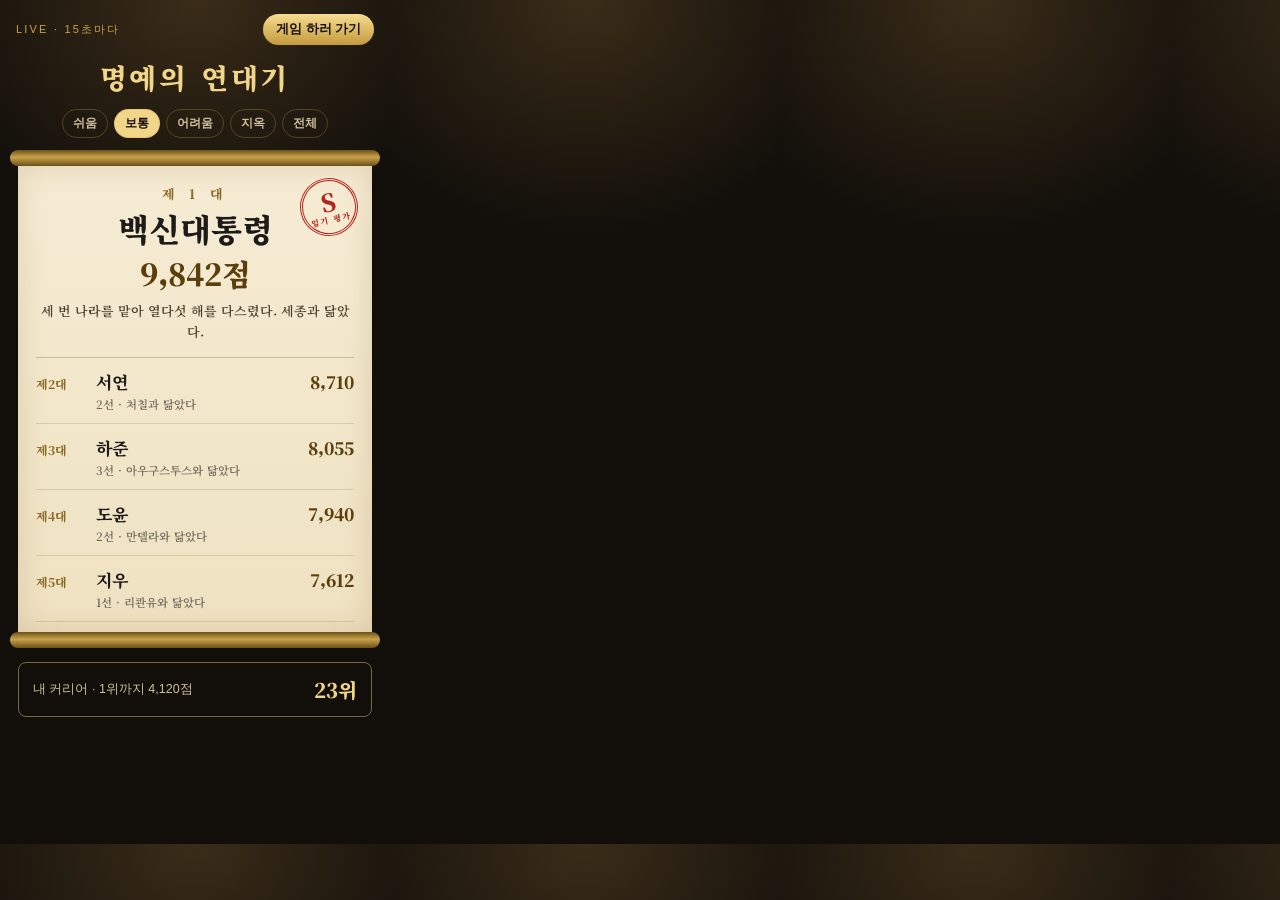
<file: .impeccable/mocks/decision/annals.html>
<!doctype html><html lang="ko"><head><meta charset="utf-8"><meta name="viewport" content="width=390">
<link href="https://fonts.googleapis.com/css2?family=Noto+Serif+KR:wght@600;800;900&display=swap" rel="stylesheet">
<style>
*{box-sizing:border-box;margin:0}
html,body{width:390px;height:844px;overflow:hidden}
body{font-family:-apple-system,"Apple SD Gothic Neo","Malgun Gothic",sans-serif;color:#1d1b18;background:radial-gradient(100% 40% at 50% 0%,#3a2c18,#120f0b 70%)}
.top{display:flex;justify-content:space-between;align-items:center;padding:14px 16px 0;color:#c9a24a;font-size:11px;letter-spacing:.2em}
.top b{font-size:12.5px;letter-spacing:0;color:#15110c;background:linear-gradient(180deg,#f6dc8f,#c49a3e);padding:7px 13px;border-radius:999px}
h1{text-align:center;margin:12px 0 12px;font:900 28px "Noto Serif KR",serif;letter-spacing:.1em;color:#f1d589}
.difs{display:flex;gap:6px;justify-content:center;margin-bottom:12px}
.difs span{font-size:12px;font-weight:700;padding:5px 10px;border-radius:999px;color:#cbbd9c;border:1px solid rgba(201,162,74,.3)}
.difs .on{color:#15110c;background:#f1d589}
.roll{height:16px;margin:0 10px;border-radius:8px;background:linear-gradient(180deg,#6b5018,#c9a24a 45%,#6b5018)}
.paper{margin:0 18px;padding:18px 18px 10px;background:linear-gradient(180deg,#f6ecd4,#efe2c2);box-shadow:inset 0 0 30px rgba(120,80,20,.18)}
.first{position:relative;text-align:center;padding-bottom:14px;border-bottom:1px solid rgba(138,106,36,.35)}
.first .era{font:800 13px "Noto Serif KR",serif;letter-spacing:.4em;color:#8a6a24}
.first .nm{font:900 32px/1.2 "Noto Serif KR",serif;margin:6px 0 4px}
.first .sc{font:900 30px "Noto Serif KR",serif;color:#5a3f0c}
.first .ln{font:600 13px/1.6 "Noto Serif KR",serif;color:#4a3d2a;margin-top:6px}
.seal{position:absolute;right:-4px;top:-6px;width:58px;height:58px;border-radius:50%;border:3px double #b3261e;color:#b3261e;display:flex;flex-direction:column;align-items:center;justify-content:center;transform:rotate(-12deg);font:900 24px "Noto Serif KR",serif;line-height:1}
.seal small{font-size:8px;letter-spacing:.2em;margin-top:2px}
.ent{display:grid;grid-template-columns:52px 1fr auto;align-items:baseline;gap:8px;padding:11px 0;border-bottom:1px solid rgba(138,106,36,.22)}
.ent .era{font:800 12px "Noto Serif KR",serif;color:#8a6a24}
.ent .nm{font:800 17px "Noto Serif KR",serif}
.ent .nm em{display:block;font-style:normal;font:600 11.5px "Noto Serif KR",serif;color:#6e675c;margin-top:2px}
.ent .sc{font:900 17px "Noto Serif KR",serif;color:#5a3f0c}
.me{margin:14px 18px 0;padding:12px 14px;border:1px solid rgba(241,213,137,.45);border-radius:8px;color:#efe7d6;display:flex;justify-content:space-between;align-items:center}
.me span{font-size:12.5px;color:#cbbd9c}
.me b{font:900 20px "Noto Serif KR",serif;color:#f1d589}
</style></head><body>
<div class="top"><span>LIVE · 15초마다</span><b>게임 하러 가기</b></div>
<h1>명예의 연대기</h1>
<div class="difs"><span>쉬움</span><span class="on">보통</span><span>어려움</span><span>지옥</span><span>전체</span></div>
<div class="roll"></div>
<div class="paper">
<div class="first"><div class="era">제 1 대</div><div class="nm">백신대통령</div><div class="sc">9,842점</div><div class="ln">세 번 나라를 맡아 열다섯 해를 다스렸다. 세종과 닮았다.</div><div class="seal">S<small>임기 평가</small></div></div>
<div class="ent"><span class="era">제2대</span><span class="nm">서연<em>2선 · 처칠과 닮았다</em></span><span class="sc">8,710</span></div>
<div class="ent"><span class="era">제3대</span><span class="nm">하준<em>3선 · 아우구스투스와 닮았다</em></span><span class="sc">8,055</span></div>
<div class="ent"><span class="era">제4대</span><span class="nm">도윤<em>2선 · 만델라와 닮았다</em></span><span class="sc">7,940</span></div>
<div class="ent"><span class="era">제5대</span><span class="nm">지우<em>1선 · 리콴유와 닮았다</em></span><span class="sc">7,612</span></div>
</div>
<div class="roll"></div>
<div class="me"><span>내 커리어 · 1위까지 4,120점</span><b>23위</b></div>
</body></html>
</file>
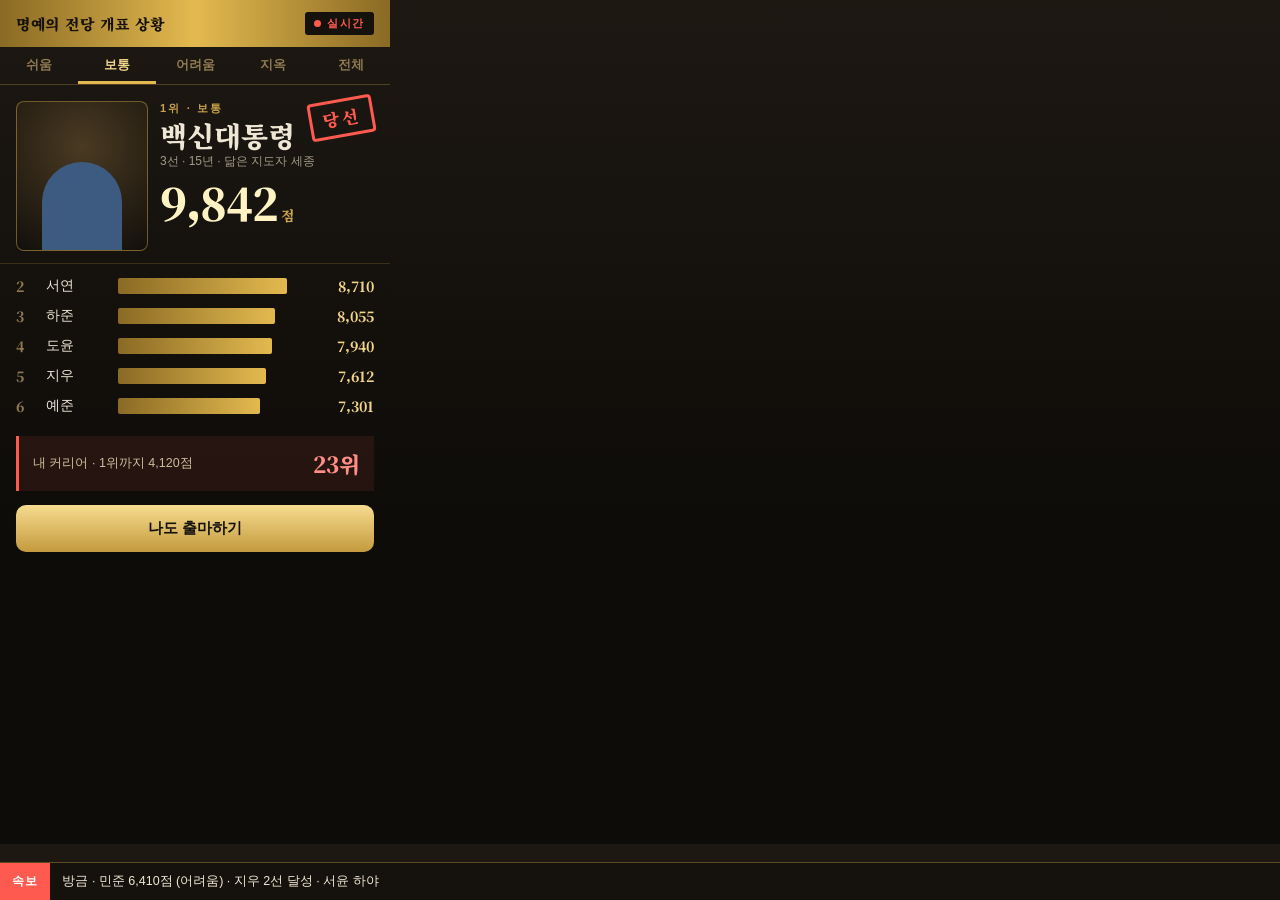
<file: .impeccable/mocks/decision/broadcast.html>
<!doctype html><html lang="ko"><head><meta charset="utf-8"><meta name="viewport" content="width=390">
<link href="https://fonts.googleapis.com/css2?family=Noto+Serif+KR:wght@600;800;900&display=swap" rel="stylesheet">
<style>
*{box-sizing:border-box;margin:0}
html,body{width:390px;height:844px;overflow:hidden}
body{font-family:-apple-system,"Apple SD Gothic Neo","Malgun Gothic",sans-serif;color:#efe7d6;background:linear-gradient(180deg,#1d1812 0%,#0e0c09 60%)}
.bar{display:flex;align-items:center;gap:8px;padding:12px 16px;background:linear-gradient(90deg,#8a6a24,#e3b94f 50%,#8a6a24);color:#15110c}
.bar b{font:900 15px "Noto Serif KR",serif;letter-spacing:.04em}
.bar .rec{margin-left:auto;display:flex;align-items:center;gap:6px;font-size:11px;font-weight:800;letter-spacing:.14em;background:#15110c;color:#ff5a4f;padding:4px 9px;border-radius:3px}
.bar .rec i{width:7px;height:7px;border-radius:50%;background:#ff5a4f}
.difs{display:flex;border-bottom:1px solid rgba(201,162,74,.3)}
.difs span{flex:1;text-align:center;font-size:12.5px;font-weight:700;padding:10px 0;color:#8f7a52}
.difs .on{color:#f1d589;box-shadow:inset 0 -3px 0 #e3b94f}
.lead{position:relative;display:grid;grid-template-columns:132px 1fr;gap:12px;padding:16px 16px 12px;border-bottom:1px solid rgba(201,162,74,.2)}
.pf{width:132px;height:150px;border-radius:8px;background:radial-gradient(circle at 50% 30%,#4a3a22,#120f0b);border:1px solid rgba(201,162,74,.5);display:flex;align-items:flex-end;justify-content:center;overflow:hidden}
.pf b{width:80px;height:96px;border-radius:40px 40px 8px 8px;background:#3d5a80;margin-bottom:-8px}
.k{font-size:11px;font-weight:800;letter-spacing:.2em;color:#c9a24a}
.nm{font:900 28px/1.1 "Noto Serif KR",serif;margin:4px 0 2px}
.who{font-size:12px;color:#a39a88}
.big{font:900 44px/1 "Noto Serif KR",serif;color:#fff3c4;margin-top:10px;letter-spacing:-.02em}
.big small{font-size:14px;color:#c9a24a;margin-left:2px}
.stamp{position:absolute;right:16px;top:14px;transform:rotate(-10deg);border:3px solid #ff5a4f;color:#ff5a4f;font:900 17px "Noto Serif KR",serif;letter-spacing:.2em;padding:3px 10px 4px;border-radius:4px}
.race{padding:12px 16px 4px}
.race div{display:grid;grid-template-columns:22px 64px 1fr 56px;align-items:center;gap:8px;margin-bottom:10px;font-size:13.5px}
.race i{font:800 14px "Noto Serif KR",serif;font-style:normal;color:#8f7a52}
.race s{display:block;height:16px;border-radius:2px;background:linear-gradient(90deg,#8a6a24,#e3b94f)}
.race strong{text-align:right;font:800 14px "Noto Serif KR",serif;color:#f1d589}
.me{margin:6px 16px 0;padding:12px 14px;background:rgba(255,90,79,.09);border-left:3px solid #ff5a4f;display:flex;justify-content:space-between;align-items:center}
.me span{font-size:12.5px;color:#cbbd9c;line-height:1.5}
.me b{font:900 22px "Noto Serif KR",serif;color:#ff8f86}
.cta{margin:14px 16px 0;text-align:center;font-weight:800;font-size:15px;color:#15110c;padding:14px;border-radius:10px;background:linear-gradient(180deg,#f6dc8f,#c49a3e)}
.tick{position:absolute;left:0;right:0;bottom:0;display:flex;gap:0;background:#15110c;border-top:1px solid rgba(201,162,74,.4);font-size:12.5px;white-space:nowrap}
.tick b{background:#ff5a4f;color:#fff;padding:10px 12px;font-size:12px;letter-spacing:.1em}
.tick span{padding:10px 12px;color:#efe7d6}
</style></head><body>
<div class="bar"><b>명예의 전당 개표 상황</b><span class="rec"><i></i>실시간</span></div>
<div class="difs"><span>쉬움</span><span class="on">보통</span><span>어려움</span><span>지옥</span><span>전체</span></div>
<div class="lead"><div class="pf"><b></b></div><div><div class="k">1위 · 보통</div><div class="nm">백신대통령</div><div class="who">3선 · 15년 · 닮은 지도자 세종</div><div class="big">9,842<small>점</small></div></div><div class="stamp">당선</div></div>
<div class="race">
<div><i>2</i><span>서연</span><s style="width:88%"></s><strong>8,710</strong></div>
<div><i>3</i><span>하준</span><s style="width:82%"></s><strong>8,055</strong></div>
<div><i>4</i><span>도윤</span><s style="width:80%"></s><strong>7,940</strong></div>
<div><i>5</i><span>지우</span><s style="width:77%"></s><strong>7,612</strong></div>
<div><i>6</i><span>예준</span><s style="width:74%"></s><strong>7,301</strong></div></div>
<div class="me"><span>내 커리어 · 1위까지 4,120점</span><b>23위</b></div>
<div class="cta">나도 출마하기</div>
<div class="tick"><b>속보</b><span>방금 · 민준 6,410점 (어려움) · 지우 2선 달성 · 서윤 하야</span></div>
</body></html>
</file>
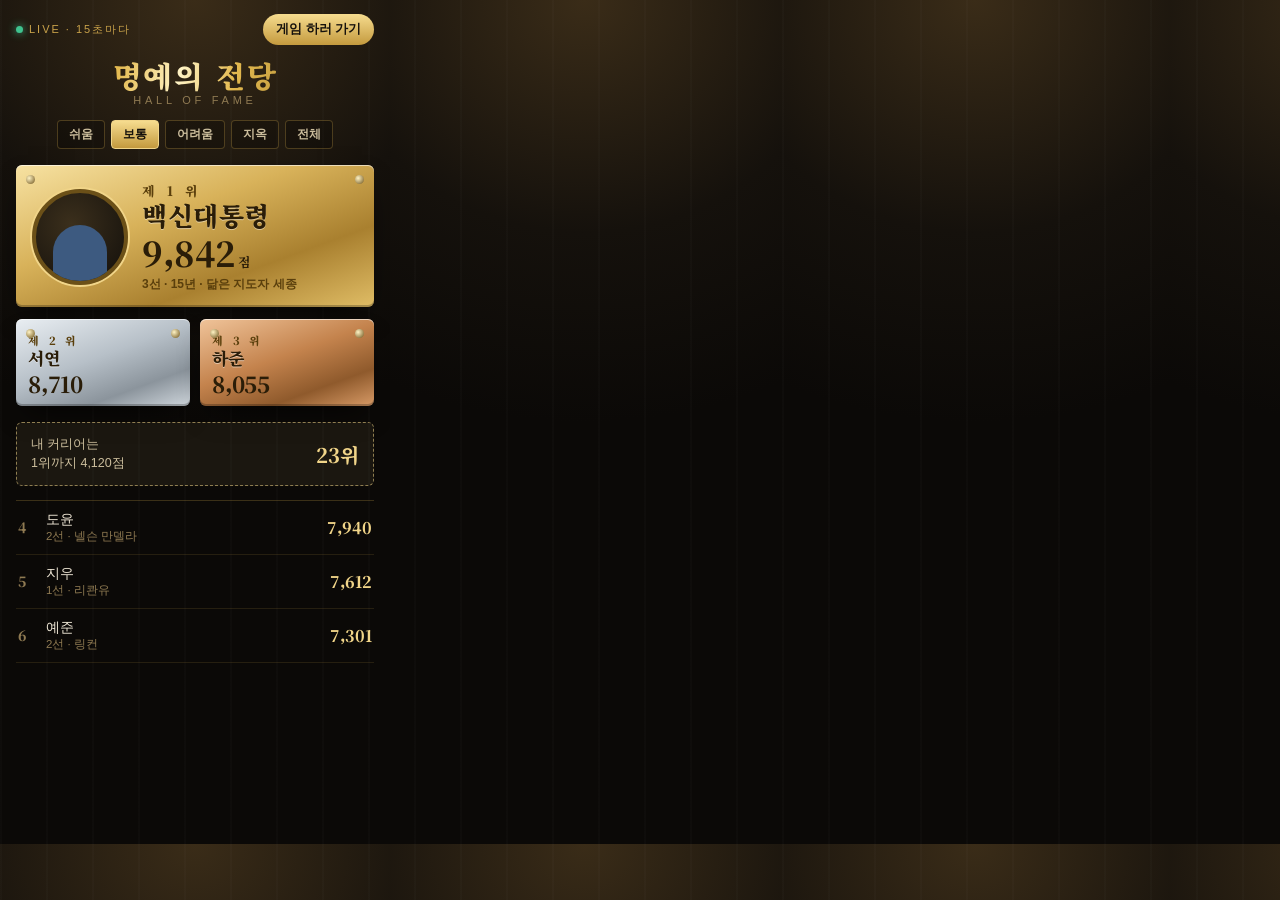
<file: .impeccable/mocks/decision/plaques.html>
<!doctype html><html lang="ko"><head><meta charset="utf-8"><meta name="viewport" content="width=390">
<link href="https://fonts.googleapis.com/css2?family=Noto+Serif+KR:wght@600;800;900&display=swap" rel="stylesheet">
<style>
*{box-sizing:border-box;margin:0}
html,body{width:390px;height:844px;overflow:hidden}
body{font-family:-apple-system,"Apple SD Gothic Neo","Malgun Gothic",sans-serif;color:#efe7d6;
 background:radial-gradient(120% 50% at 50% 0%,#3a2c18 0%,#15110c 55%,#0b0907 100%)}
.wall{position:absolute;inset:0;background:repeating-linear-gradient(90deg,rgba(255,255,255,.015) 0 2px,transparent 2px 46px)}
.top{position:relative;display:flex;justify-content:space-between;align-items:center;padding:14px 16px 0}
.live{font-size:11px;letter-spacing:.18em;color:#c9a24a;display:flex;align-items:center;gap:6px}
.live i{width:7px;height:7px;border-radius:50%;background:#3fc38f;box-shadow:0 0 8px #3fc38f}
.play{font-size:12.5px;font-weight:700;color:#15110c;background:linear-gradient(180deg,#f6dc8f,#c49a3e);padding:7px 13px;border-radius:999px}
h1{position:relative;text-align:center;margin:14px 0 2px;font:900 30px/1.1 "Noto Serif KR",serif;letter-spacing:.06em;
 background:linear-gradient(100deg,#8a6a24,#e3b94f 30%,#fff3c4 46%,#e3b94f 60%,#8a6a24);-webkit-background-clip:text;color:transparent}
.sub{position:relative;text-align:center;font-size:11px;letter-spacing:.34em;color:#8f7a52}
.difs{position:relative;display:flex;gap:6px;justify-content:center;margin:14px 0 16px}
.difs span{font-size:12px;font-weight:700;padding:5px 11px;border-radius:4px;color:#cbbd9c;border:1px solid rgba(201,162,74,.3);background:rgba(0,0,0,.25)}
.difs .on{color:#15110c;background:linear-gradient(180deg,#f6dc8f,#c49a3e);border-color:#f1d589}
.plate{position:relative;margin:0 16px;border-radius:6px;padding:16px 16px 14px;color:#2a1d08;
 background:linear-gradient(160deg,#f7e2a2 0%,#d8b25a 38%,#a9802f 70%,#e0bd66 100%);
 box-shadow:inset 0 1px 0 rgba(255,255,255,.6),inset 0 -2px 0 rgba(0,0,0,.25),0 14px 30px -12px rgba(0,0,0,.8)}
.plate::before,.plate::after{content:"";position:absolute;top:10px;width:9px;height:9px;border-radius:50%;background:radial-gradient(circle at 35% 35%,#fff3c4,#6b5018)}
.plate::before{left:10px}.plate::after{right:10px}
.p1{display:grid;grid-template-columns:96px 1fr;gap:14px;align-items:center}
.med{width:96px;height:96px;border-radius:50%;background:radial-gradient(circle at 40% 35%,#3b2f1c,#120f0b);border:4px solid #6b5018;box-shadow:0 0 0 2px #f1d589;display:flex;align-items:flex-end;justify-content:center;overflow:hidden}
.med b{width:54px;height:62px;border-radius:27px 27px 6px 6px;background:#3d5a80;margin-bottom:-6px}
.rk{font:900 13px "Noto Serif KR",serif;letter-spacing:.3em;color:#5a3f0c}
.nm{font:900 26px/1.15 "Noto Serif KR",serif;letter-spacing:.02em;text-shadow:0 1px 0 rgba(255,255,255,.45)}
.sc{font:800 34px/1 "Noto Serif KR",serif;letter-spacing:-.01em;margin-top:6px}
.sc small{font-size:13px;font-weight:700;margin-left:3px}
.ld{font-size:12px;font-weight:700;color:#5a3f0c;margin-top:6px}
.row2{display:grid;grid-template-columns:1fr 1fr;gap:10px;margin:12px 16px 0}
.row2 .plate{margin:0;padding:13px 12px 11px;background:linear-gradient(160deg,#e9eef2,#b7c0c8 45%,#8b949c 75%,#cfd6dc)}
.row2 .bz{background:linear-gradient(160deg,#f0c49a,#c4834d 45%,#8f5a2c 75%,#d79a66)}
.row2 .nm{font-size:17px}.row2 .sc{font-size:22px}.row2 .rk{font-size:11px}
.me{position:relative;margin:16px 16px 0;padding:12px 14px;border:1px dashed rgba(241,213,137,.55);border-radius:6px;background:rgba(241,213,137,.07);display:flex;justify-content:space-between;align-items:center}
.me b{font:800 20px "Noto Serif KR",serif;color:#f1d589}
.me span{font-size:12.5px;color:#cbbd9c;line-height:1.5}
.list{position:relative;margin:14px 16px 0;border-top:1px solid rgba(201,162,74,.25)}
.list div{display:grid;grid-template-columns:28px 1fr auto;align-items:center;padding:10px 2px;border-bottom:1px solid rgba(201,162,74,.14);font-size:14px}
.list i{font:800 14px "Noto Serif KR",serif;font-style:normal;color:#8f7a52}
.list em{font-style:normal;font-size:11.5px;color:#8f7a52;display:block}
.list strong{font:800 16px "Noto Serif KR",serif;color:#f1d589}
</style></head><body><div class="wall"></div>
<div class="top"><span class="live"><i></i>LIVE · 15초마다</span><span class="play">게임 하러 가기</span></div>
<h1>명예의 전당</h1><div class="sub">HALL OF FAME</div>
<div class="difs"><span>쉬움</span><span class="on">보통</span><span>어려움</span><span>지옥</span><span>전체</span></div>
<div class="plate p1"><div class="med"><b></b></div><div><div class="rk">제 1 위</div><div class="nm">백신대통령</div><div class="sc">9,842<small>점</small></div><div class="ld">3선 · 15년 · 닮은 지도자 세종</div></div></div>
<div class="row2"><div class="plate"><div class="rk">제 2 위</div><div class="nm">서연</div><div class="sc">8,710</div></div><div class="plate bz"><div class="rk">제 3 위</div><div class="nm">하준</div><div class="sc">8,055</div></div></div>
<div class="me"><span>내 커리어는<br>1위까지 4,120점</span><b>23위</b></div>
<div class="list"><div><i>4</i><span>도윤<em>2선 · 넬슨 만델라</em></span><strong>7,940</strong></div><div><i>5</i><span>지우<em>1선 · 리콴유</em></span><strong>7,612</strong></div><div><i>6</i><span>예준<em>2선 · 링컨</em></span><strong>7,301</strong></div></div>
</body></html>
</file>
